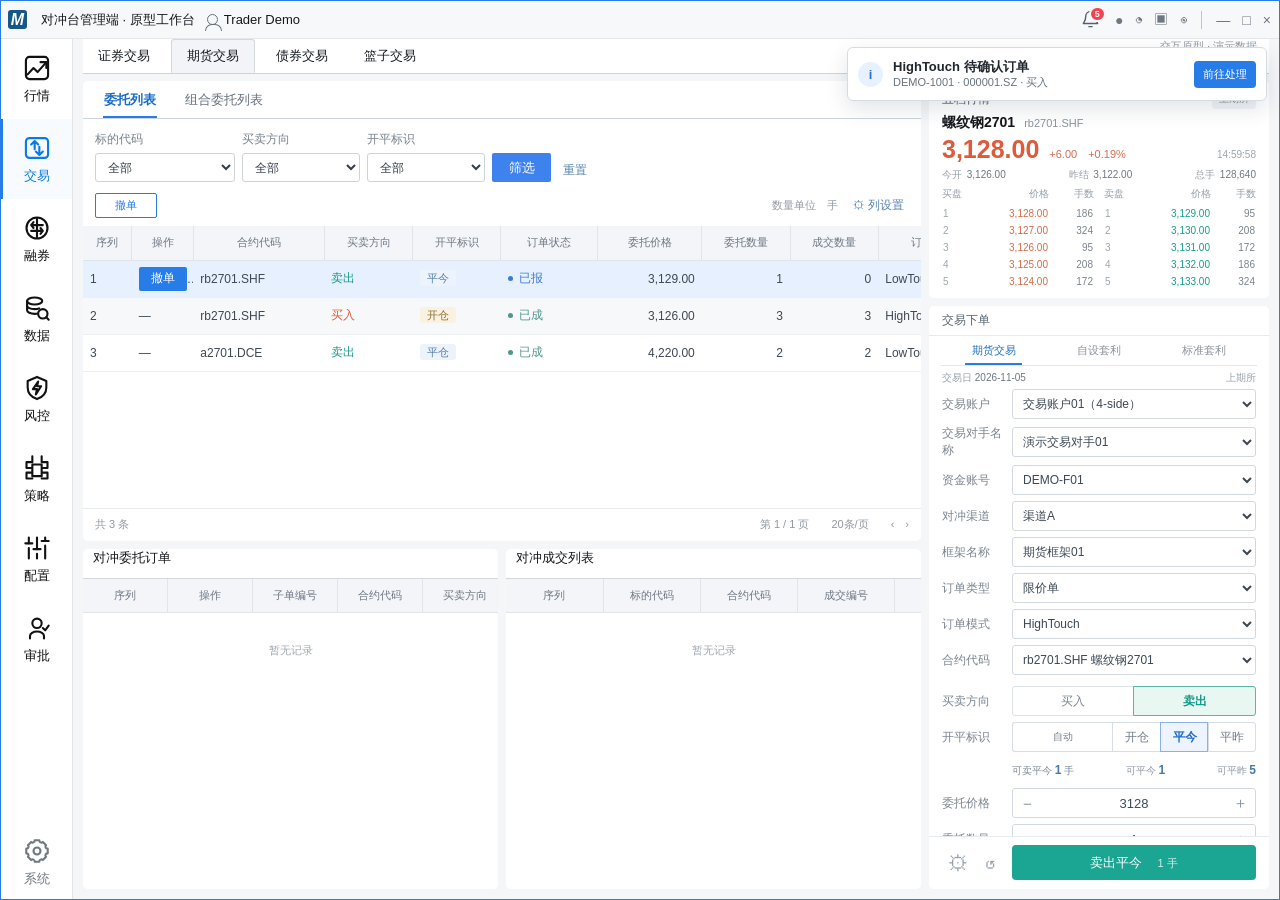
<file: index.html>
<!doctype html>
<html lang="zh-CN">
  <head>
    <meta charset="UTF-8" />
    <meta name="viewport" content="width=device-width, initial-scale=1.0" />
    <meta name="description" content="Trader 端桌面交易工作台高保真原型" />
    <title>Trader Workspace Prototype</title>
    <link rel="stylesheet" href="message-center.css">
    <link rel="stylesheet" href="styles.css" />
  <link rel="stylesheet" href="ticket-settings.css">
  <link rel="stylesheet" href="futures.css">
</head>
  <body>
    <svg class="svg-defs" aria-hidden="true">
      <symbol id="i-market" viewBox="0 0 24 24"><path d="M4 17.5 9 12l3.5 3.5L20 7"/><path d="M15 7h5v5"/><rect x="2.5" y="2.5" width="19" height="19" rx="3"/></symbol>
      <symbol id="i-trade" viewBox="0 0 24 24"><rect x="2.5" y="3.5" width="19" height="17" rx="3"/><path d="m7 9 3-3 3 3M10 6v7m7 2-3 3-3-3m3 3v-7"/></symbol>
      <symbol id="i-lend" viewBox="0 0 24 24"><circle cx="12" cy="12" r="9"/><path d="M7 9.5h10M7 14.5h10M9 7l-2 2.5L9 12m6 0 2 2.5L15 17"/><path d="M12 4v16"/></symbol>
      <symbol id="i-data" viewBox="0 0 24 24"><ellipse cx="10" cy="6" rx="6.5" ry="3"/><path d="M3.5 6v8c0 1.7 2.9 3 6.5 3 1 0 2-.1 2.8-.3M3.5 10c0 1.7 2.9 3 6.5 3 1.4 0 2.8-.2 3.8-.7"/><circle cx="17" cy="17" r="4"/><path d="m20 20 2 2"/></symbol>
      <symbol id="i-risk" viewBox="0 0 24 24"><path d="M12 2.5 20 6v5.5c0 5.1-3.4 8.3-8 10-4.6-1.7-8-4.9-8-10V6l8-3.5Z"/><path d="M13 6.5 8.5 13H12l-1 4.5 4.5-7H12l1-4Z"/></symbol>
      <symbol id="i-strategy" viewBox="0 0 24 24"><path d="M8 2v5H3v5h5v4H3v5h5M16 2v5h5v5h-5v4h5v5h-5M8 9h8v10H8z"/></symbol>
      <symbol id="i-config" viewBox="0 0 24 24"><path d="M5 3v5m0 4v9M12 3v10m0 4v4M19 3v3m0 4v11"/><path d="M2 8h6M9 13h6M16 6h6"/></symbol>
      <symbol id="i-approve" viewBox="0 0 24 24"><path d="M6 21v-2.2c0-2.1 2.7-3.8 6-3.8s6 1.7 6 3.8V21"/><circle cx="12" cy="8" r="4"/><path d="m17 12 2 2 3-4"/></symbol>
      <symbol id="i-settings" viewBox="0 0 24 24"><circle cx="12" cy="12" r="3"/><path d="M19.4 15a1.7 1.7 0 0 0 .3 1.9l.1.1-2.8 2.8-.1-.1a1.7 1.7 0 0 0-1.9-.3 1.7 1.7 0 0 0-1 1.6v.2h-4V21a1.7 1.7 0 0 0-1-1.6 1.7 1.7 0 0 0-1.9.3l-.1.1L4.2 17l.1-.1a1.7 1.7 0 0 0 .3-1.9A1.7 1.7 0 0 0 3 14H2.8v-4H3a1.7 1.7 0 0 0 1.6-1 1.7 1.7 0 0 0-.3-1.9L4.2 7 7 4.2l.1.1a1.7 1.7 0 0 0 1.9.3A1.7 1.7 0 0 0 10 3V2.8h4V3a1.7 1.7 0 0 0 1 1.6 1.7 1.7 0 0 0 1.9-.3l.1-.1L19.8 7l-.1.1a1.7 1.7 0 0 0-.3 1.9 1.7 1.7 0 0 0 1.6 1h.2v4H21a1.7 1.7 0 0 0-1.6 1Z"/></symbol>
      <symbol id="i-bell" viewBox="0 0 24 24"><path d="M18 8a6 6 0 0 0-12 0c0 7-3 7-3 9h18c0-2-3-2-3-9"/><path d="M10 21h4"/></symbol>
    </svg>

    <div class="app-shell">
      <header class="titlebar">
        <div class="brand-mark">M</div>
        <div class="product-title">对冲台管理端 · 原型工作台</div>
        <div class="user-chip"><span class="user-dot"></span> Trader Demo</div>
        <div class="notification-center">
          <button id="notificationBell" class="notification-bell" type="button" aria-label="消息通知" aria-expanded="false">
            <svg><use href="#i-bell"></use></svg>
            <span id="notificationBadge" class="notification-badge"></span>
          </button>
          <div id="notificationLayer"></div>
        </div>
        <div class="window-tools" aria-label="窗口状态"><span>●</span><span>◔</span><span>▣</span><span>◉</span><b></b><span>—</span><span>□</span><span>×</span></div>
      </header>

      <aside class="sidebar" aria-label="主导航">
        <nav id="mainNav"></nav>
        <button class="nav-item system-button" data-view="system" type="button">
          <svg><use href="#i-settings"></use></svg><span>系统</span>
        </button>
      </aside>

      <main id="workspace" class="workspace" tabindex="-1"></main>
      <aside id="pendingTaskReminder" class="pending-task-reminder" aria-live="polite"></aside>
      <div id="toast" class="toast" role="status" aria-live="polite"></div>
    </div>
    <script src="notification-channels.js"></script>
    <script src="message-center.js"></script>
    <script src="ticket-settings.js"></script>
    <script src="algorithm-order.js"></script>
    <script src="app.js"></script>
    <script src="futures-order-plan.js"></script>
    <script src="futures.js"></script>
  </body>
</html>
</file>
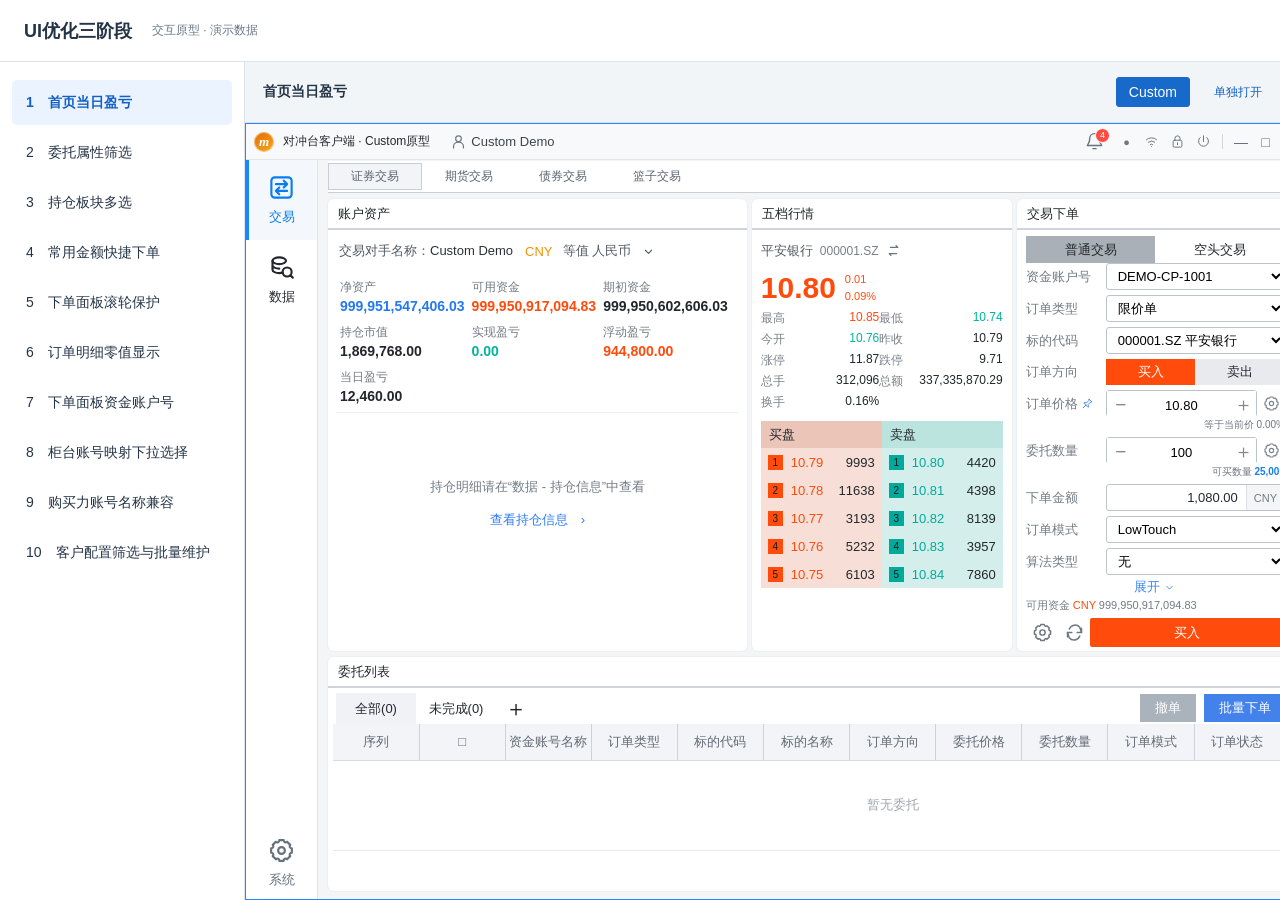
<file: ui-stage-three/index.html>
<!doctype html>
<html lang="zh-CN">
<head>
<meta charset="utf-8">
<meta name="viewport" content="width=device-width, initial-scale=1">
<title>UI优化三阶段原型</title>
<style>
*{box-sizing:border-box}body{margin:0;font:14px "Microsoft YaHei",Arial,sans-serif;color:#243447;background:#f2f5f8}header{height:62px;display:flex;align-items:center;gap:20px;padding:0 24px;background:#fff;border-bottom:1px solid #dce2e9}h1{font-size:18px;margin:0}header span{font-size:12px;color:#6a788a}.layout{display:grid;grid-template-columns:245px minmax(0,1fr);height:calc(100dvh - 62px)}aside{padding:18px 12px;background:#fff;border-right:1px solid #dce2e9;overflow:auto}.feature{display:block;text-align:left;width:100%;border:0;background:transparent;border-radius:5px;padding:12px 14px;margin-bottom:5px;color:inherit;font:inherit;cursor:pointer;line-height:1.5}.feature.active{background:#eaf3ff;color:#1260c4;font-weight:600}.feature:hover{background:#f0f5fa}main{min-width:0;display:flex;flex-direction:column}.toolbar{min-height:61px;padding:10px 18px;display:flex;align-items:center;gap:12px;border-bottom:1px solid #dce2e9}h2{font-size:14px;margin:0;flex:1}.clients{display:flex;gap:4px}button.client{font:inherit;cursor:pointer;border:1px solid #ccd5df;background:white;padding:6px 12px;border-radius:3px}.client.active{background:#1769ca;border-color:#1769ca;color:white}a{color:#1260c4;text-decoration:none;font-size:12px}iframe{display:block;width:100%;flex:1;border:0;background:white}#loadStatus{font-size:12px;color:#63768b}@media(max-width:800px){header{padding:0 12px;gap:8px}header span{display:none}.layout{grid-template-columns:176px minmax(0,1fr)}aside{padding:10px 5px}.feature{padding:9px 8px;font-size:12px}.toolbar{flex-wrap:wrap}h2{min-width:100%}.client{font-size:12px!important}}
</style>
</head>
<body>
<header><h1>UI优化三阶段</h1><span>交互原型 · 演示数据</span></header>
<div class="layout">
<aside aria-label="功能点"><nav id="features"></nav></aside>
<main>
 <div class="toolbar"><h2 id="title"></h2><div id="clients" class="clients" aria-label="适用端"></div><span id="loadStatus" role="status"></span><a id="openPage" target="_blank" rel="noopener">单独打开</a></div>
 <iframe id="prototype" title="UI优化交互原型"></iframe>
</main>
</div>
<script src="hub.js?v=20261118-data-layout"></script>
</body>
</html>
</file>
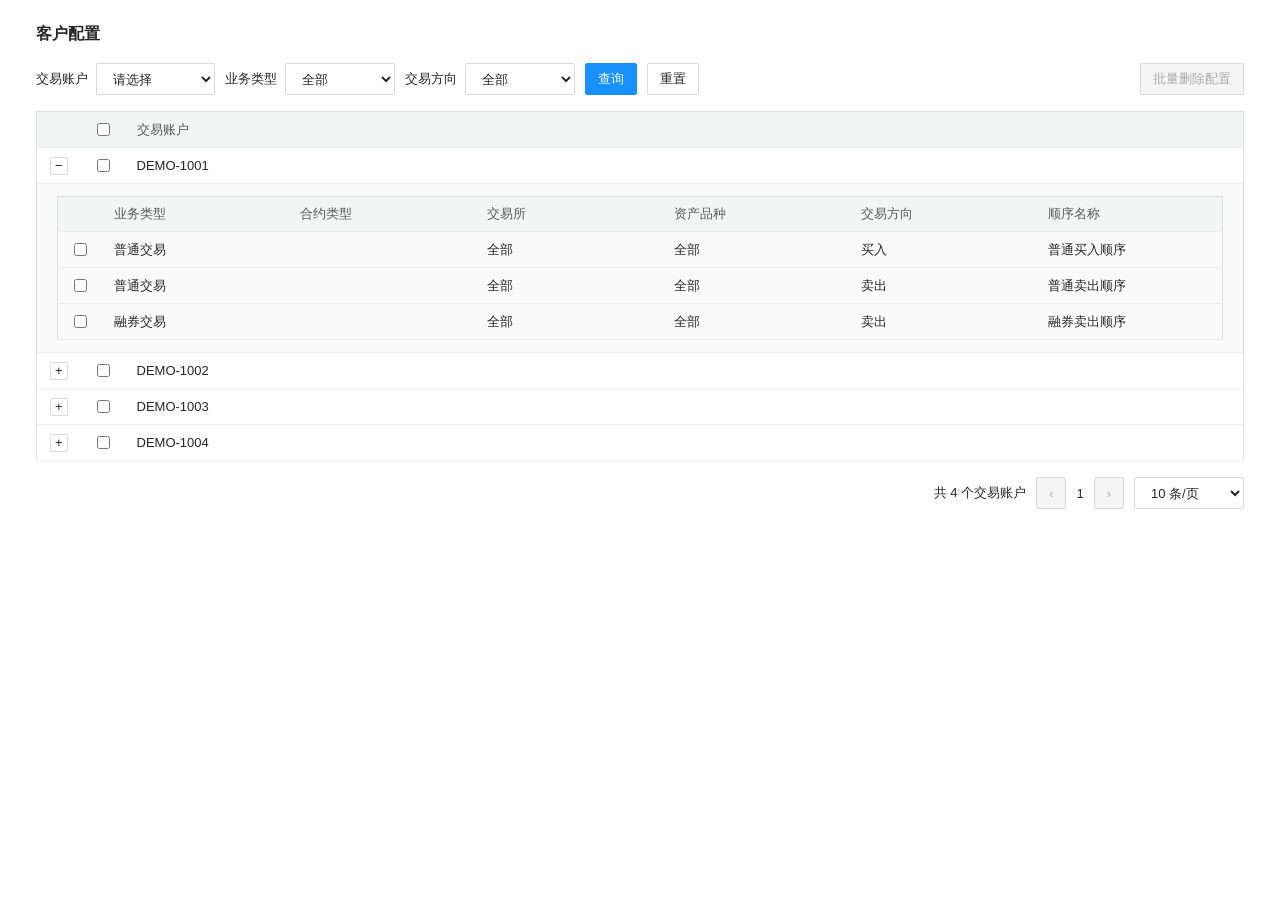
<file: ui-stage-three/bct/index.html>
<!doctype html>
<html lang="zh-CN">
<head>
<meta charset="utf-8">
<meta name="viewport" content="width=device-width, initial-scale=1">
<title>报单排序配置 · 客户配置</title>
<style>
*{box-sizing:border-box}body{margin:0;padding:24px 36px;font:13px "Microsoft YaHei",sans-serif;color:#262626;background:#fff}
h1{font-size:16px;margin:0 0 18px}button,select{height:32px;padding:0 12px;background:white;border:1px solid #d9d9d9;border-radius:2px;color:inherit;font:inherit}
button{cursor:pointer}button:disabled{color:#aaa;background:#f5f5f5;cursor:default}.primary{background:#1890ff;border-color:#1890ff;color:#fff}
form{display:flex;align-items:center;gap:10px;margin-bottom:16px;flex-wrap:wrap}form label{display:flex;align-items:center;gap:8px}select{min-width:110px}.spacer{flex:1}
table{border-collapse:collapse;width:100%;border:1px solid #ddd;table-layout:fixed}th,td{padding:8px 12px;border-bottom:1px solid #eee;text-align:left;height:34px}th{background:#f3f4f4;font-weight:400;color:#595959}
.toggle{height:18px;width:18px;padding:0;line-height:16px}.check{width:44px;text-align:center}.expand{width:44px;text-align:center}
.detail-cell{background:#fafafa;padding:12px 20px}.empty{text-align:center;color:#777;height:92px}.pagination{display:flex;justify-content:flex-end;align-items:center;gap:10px;margin-top:16px}
dialog{border:1px solid #ddd;border-radius:5px;width:370px;padding:22px}dialog::backdrop{background:#0004}dialog footer{display:flex;justify-content:flex-end;gap:10px;margin-top:24px}
</style>
</head>
<body>
<main>
<h1>客户配置</h1>
<form id="filters">
  <label>交易账户 <select id="account"><option value="">请选择</option></select></label>
  <label>业务类型 <select id="business"><option value="">全部</option><option>普通交易</option><option>融券交易</option></select></label>
  <label>交易方向 <select id="direction"><option value="">全部</option><option>买入</option><option>卖出</option></select></label>
  <button class="primary" type="submit">查询</button><button type="button" id="resetFilters">重置</button>
  <span class="spacer"></span><button type="button" id="remove" disabled>批量删除配置</button>
</form>
<section id="results" aria-label="客户配置查询结果"></section>
<div class="pagination"><span id="count" aria-live="polite"></span><button id="prev" type="button" aria-label="上一页">‹</button><span id="pageNumber"></span><button id="next" type="button" aria-label="下一页">›</button><select id="pageSize" aria-label="每页交易账户数"><option value="10">10 条/页</option><option value="20">20 条/页</option></select></div>
</main>
<dialog id="confirm" aria-labelledby="confirmTitle">
  <h2 id="confirmTitle">批量删除配置</h2><p id="prompt"></p>
  <form method="dialog"><span class="spacer"></span><button value="cancel">取消</button><button class="primary" value="delete">确认删除</button></form>
</dialog>
<script src="customer-config.js"></script>
</body>
</html>
</file>
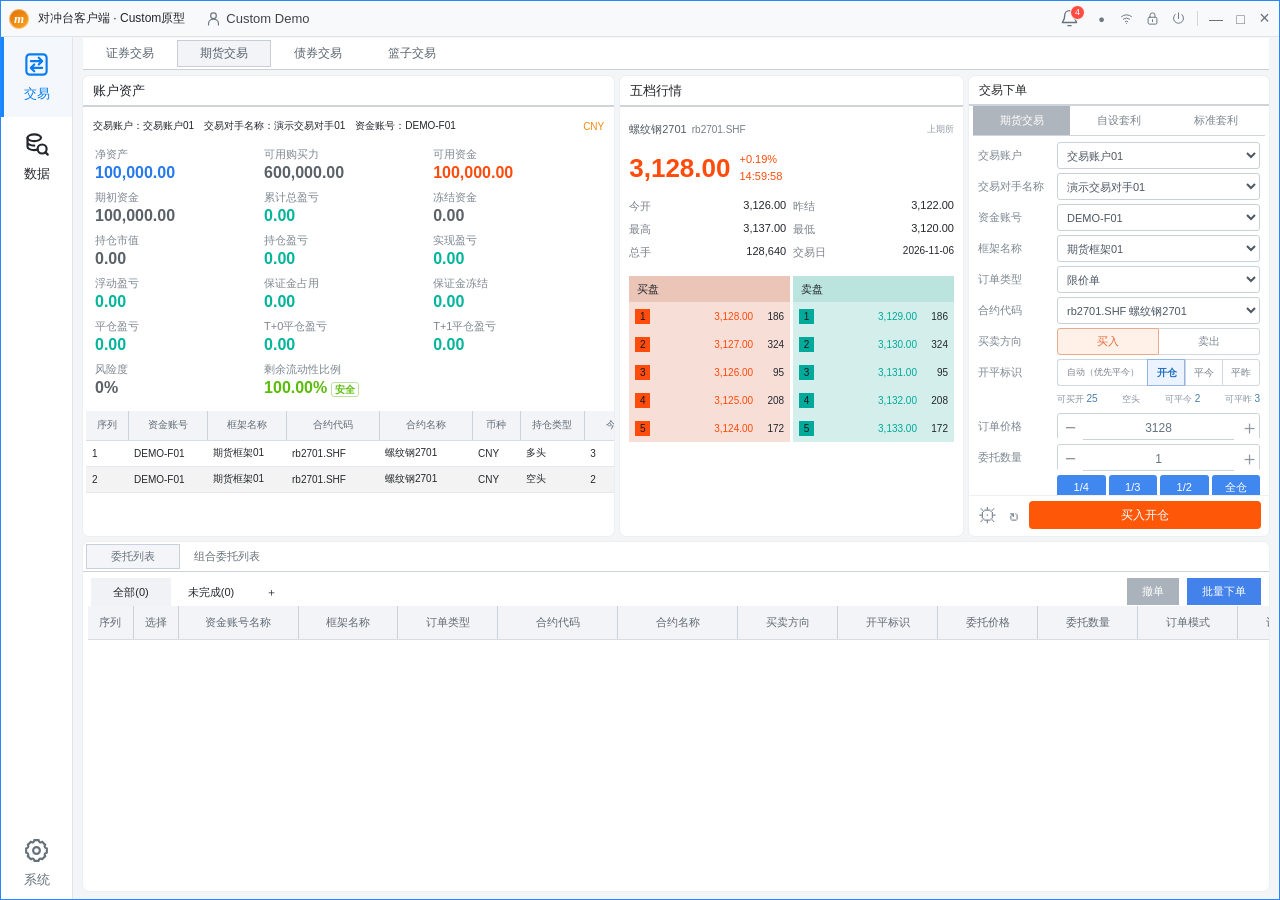
<file: ui-stage-three/custom/index.html>
<!doctype html>
<html lang="zh-CN">
<head>
  <meta charset="utf-8">
  <meta name="viewport" content="width=device-width, initial-scale=1">
  <meta name="description" content="Custom端下单面板高保真交互原型">
  <title>Custom Client Prototype</title>
  <link rel="stylesheet" href="message-center.css">
    <link rel="stylesheet" href="styles.css?v=20261118-data-layout">
<link rel="stylesheet" href="ticket-settings.css">
  <link rel="stylesheet" href="custom-futures.css">
  <link rel="stylesheet" href="../holdings-boards.css?v=20261118-board-menu">
</head>
<body>
  <svg class="icon-sprite" aria-hidden="true">
    <symbol id="i-trade" viewBox="0 0 24 24"><rect x="3" y="3" width="18" height="18" rx="3"/><path d="M7 9h10M14 6l3 3-3 3M17 15H7M10 12l-3 3 3 3"/></symbol>
    <symbol id="i-data" viewBox="0 0 24 24"><ellipse cx="10" cy="6" rx="6" ry="3"/><path d="M4 6v8c0 1.7 2.7 3 6 3 1.1 0 2.2-.2 3-.5M4 10c0 1.7 2.7 3 6 3"/><circle cx="17" cy="16" r="4"/><path d="m20 19 2 2"/></symbol>
    <symbol id="i-settings" viewBox="0 0 24 24"><circle cx="12" cy="12" r="3"/><path d="M19.4 15a1.7 1.7 0 0 0 .3 1.9l.1.1-2.8 2.8-.1-.1a1.7 1.7 0 0 0-1.9-.3 1.7 1.7 0 0 0-1 1.6v.2h-4V21a1.7 1.7 0 0 0-1-1.6 1.7 1.7 0 0 0-1.9.3l-.1.1L4.2 17l.1-.1a1.7 1.7 0 0 0 .3-1.9A1.7 1.7 0 0 0 3 14H2.8v-4H3a1.7 1.7 0 0 0 1.6-1 1.7 1.7 0 0 0-.3-1.9L4.2 7 7 4.2l.1.1a1.7 1.7 0 0 0 1.9.3A1.7 1.7 0 0 0 10 3V2.8h4V3a1.7 1.7 0 0 0 1 1.6 1.7 1.7 0 0 0 1.9-.3l.1-.1L19.8 7l-.1.1a1.7 1.7 0 0 0-.3 1.9 1.7 1.7 0 0 0 1.6 1h.2v4H21a1.7 1.7 0 0 0-1.6 1Z"/></symbol>
    <symbol id="i-user" viewBox="0 0 24 24"><circle cx="12" cy="8" r="4"/><path d="M5 21v-2c0-3.3 3.1-6 7-6s7 2.7 7 6v2"/></symbol>
    <symbol id="i-wifi" viewBox="0 0 24 24"><path d="M4 9a12 12 0 0 1 16 0M7 13a8 8 0 0 1 10 0M10 17a3 3 0 0 1 4 0"/><circle cx="12" cy="20" r=".8" fill="currentColor" stroke="none"/></symbol>
    <symbol id="i-lock" viewBox="0 0 24 24"><rect x="5" y="10" width="14" height="11" rx="2"/><path d="M8 10V7a4 4 0 0 1 8 0v3M12 14v3"/></symbol>
    <symbol id="i-power" viewBox="0 0 24 24"><path d="M12 3v9M6.6 5.6a8 8 0 1 0 10.8 0"/></symbol>
    <symbol id="i-chevron" viewBox="0 0 24 24"><path d="m7 10 5 5 5-5"/></symbol>
    <symbol id="i-swap" viewBox="0 0 24 24"><path d="M7 7h12l-3-3M17 17H5l3 3"/></symbol>
    <symbol id="i-pin" viewBox="0 0 24 24"><path d="m15 4 5 5-3 1-4 4 1 4-1 1-8-8 1-1 4 1 4-4Z"/><path d="m9 15-5 5"/></symbol>
    <symbol id="i-refresh" viewBox="0 0 24 24"><path d="M20 7v5h-5M4 17v-5h5"/><path d="M6.1 8A7 7 0 0 1 18 6l2 6M18 16a7 7 0 0 1-12 2l-2-6"/></symbol>
    <symbol id="i-bell" viewBox="0 0 24 24"><path d="M18 8a6 6 0 0 0-12 0c0 7-3 7-3 9h18c0-2-3-2-3-9"/><path d="M10 21h4"/></symbol>
    <symbol id="i-check" viewBox="0 0 24 24"><path d="m5 12 4 4L19 6"/></symbol>
  </svg>

  <div class="desktop-shell">
    <header class="titlebar">
      <div class="brand-logo">m</div>
      <div class="product-name">对冲台客户端 · Custom原型</div>
      <button class="user-label" id="loginPreviewButton" type="button" title="邮箱登录与自选同步"><svg><use href="#i-user"></use></svg><span>Custom Demo</span></button>
      <div class="notification-center">
        <button id="notificationBell" class="notification-bell" type="button" aria-label="消息通知" aria-expanded="false">
          <svg><use href="#i-bell"></use></svg><span id="notificationBadge" class="notification-badge">3</span>
        </button>
        <section id="notificationPopover" class="notification-popover" hidden aria-label="消息中心">
          <header class="notification-head">
            <div id="notificationListHeader"><div><strong>消息通知</strong><span id="notificationUnreadText">3 条未读</span></div></div>
            <div id="notificationDetailHeader" hidden><button id="backToNotificationList" type="button">‹ 返回列表</button><strong>消息详情</strong><span id="notificationDetailDate"></span></div>
            <button id="markAllNotificationsRead" type="button">全部已读</button>
          </header>
          <nav id="notificationTabs" class="notification-tabs" aria-label="消息分类"></nav>
          <nav id="notificationSubFilters" class="notification-subfilters" aria-label="消息二级筛选"></nav>
          <div class="notification-body">
            <div id="notificationList" class="notification-list"></div>
            <footer id="notificationFooter" class="notification-footer"><button id="openFullNotifications" type="button">全部消息 ›</button></footer>
            <article id="notificationDetail" class="notification-detail"></article>
          </div>
        </section>
      </div>
      <div class="titlebar-tools" aria-label="系统状态">
        <span class="shirt">●</span>
        <svg><use href="#i-wifi"></use></svg>
        <svg><use href="#i-lock"></use></svg>
        <svg><use href="#i-power"></use></svg>
        <i></i><span>—</span><span>□</span><span class="close">×</span>
      </div>
    </header>

    <aside class="sidebar">
      <button type="button" data-view="login" class="nav-item" hidden>账户</button>
      <nav>
        <button class="nav-item active" data-view="trade" type="button">
          <svg><use href="#i-trade"></use></svg><span>交易</span>
        </button>
        <button class="nav-item" data-view="data" type="button">
          <svg><use href="#i-data"></use></svg><span>数据</span>
        </button>
      </nav>
      <button class="nav-item system" data-view="system" type="button">
        <svg><use href="#i-settings"></use></svg><span>系统</span>
      </button>
    </aside>

    <main class="workspace">
      <section class="top-grid">
        <article class="panel asset-panel">
          <header class="panel-title">账户资产</header>
          <div class="account-line">
            <span>交易对手名称：<b>Custom Demo</b></span>
            <span class="currency">CNY</span>
            <span>等值 人民币</span>
            <svg><use href="#i-chevron"></use></svg>
          </div>
          <div class="asset-metrics">
            <div><span>净资产</span><strong class="blue">999,951,547,406.03</strong></div>
            <div><span>可用资金</span><strong class="orange">999,950,917,094.83</strong></div>
            <div><span>期初资金</span><strong>999,950,602,606.03</strong></div>
            <div><span>持仓市值</span><strong>1,869,768.00</strong></div>
            <div><span>实现盈亏</span><strong class="green">0.00</strong></div>
            <div><span>浮动盈亏</span><strong class="orange">944,800.00</strong></div>
            <div><span>当日盈亏</span><strong>12,460.00</strong></div>
          </div>
          <div class="asset-holdings-note"><span>持仓明细请在“数据 - 持仓信息”中查看</span><button type="button" data-open-holdings>查看持仓信息　›</button></div>
        </article>

        <article class="panel quote-panel">
          <header class="panel-title">五档行情</header>
          <div class="quote-symbol"><span>平安银行</span><b>000001.SZ</b><svg><use href="#i-swap"></use></svg></div>
          <div class="quote-main"><strong>10.80</strong><span>0.01<br>0.09%</span></div>
          <div class="quote-stats">
            <span>最高</span><b class="orange">10.85</b><span>最低</span><b class="green">10.74</b>
            <span>今开</span><b class="green">10.76</b><span>昨收</span><b>10.79</b>
            <span>涨停</span><b>11.87</b><span>跌停</span><b>9.71</b>
            <span>总手</span><b>312,096</b><span>总额</span><b>337,335,870.29</b>
            <span>换手</span><b>0.16%</b>
          </div>
          <div class="order-book">
            <div class="book-side bid"><header>买盘</header>
              <p><em>1</em><b>10.79</b><span>9993</span></p><p><em>2</em><b>10.78</b><span>11638</span></p><p><em>3</em><b>10.77</b><span>3193</span></p><p><em>4</em><b>10.76</b><span>5232</span></p><p><em>5</em><b>10.75</b><span>6103</span></p>
            </div>
            <div class="book-side ask"><header>卖盘</header>
              <p><em>1</em><b>10.80</b><span>4420</span></p><p><em>2</em><b>10.81</b><span>4398</span></p><p><em>3</em><b>10.82</b><span>8139</span></p><p><em>4</em><b>10.83</b><span>3957</span></p><p><em>5</em><b>10.84</b><span>7860</span></p>
            </div>
          </div>
        </article>

        <article class="panel order-panel">
          <header class="panel-title">交易下单</header>
          <div class="order-tabs"><button class="active" type="button">普通交易</button><button type="button">空头交易</button></div>
          <div class="form-grid">
            <label>资金账户号</label><select aria-label="资金账户号"><option value="DEMO-ORG-1001">DEMO-CP-1001</option><option value="DEMO-ORG-1002">DEMO-CP-1002</option></select>
            <label>订单类型</label><select><option>限价单</option><option>市价单</option></select>
            <label>标的代码</label><select><option>000001.SZ 平安银行</option><option>000002.SZ 万科A</option></select>
            <label>订单方向</label><div class="direction-switch"><button class="active" data-direction="buy" type="button">买入</button><button data-direction="sell" type="button">卖出</button></div>
            <label>订单价格 <svg><use href="#i-pin"></use></svg></label><div class="stepper"><button data-step="price" data-delta="-0.01" type="button">−</button><input id="priceInput" value="10.80"><button data-step="price" data-delta="0.01" type="button">＋</button><button class="field-settings" type="button" aria-label="价格设置"><svg><use href="#i-settings"></use></svg></button></div>
            <div></div><div class="limit-hint">等于当前价 0.00%</div>
            <label>委托数量</label><div class="stepper"><button data-step="quantity" data-delta="-100" type="button">−</button><input id="quantityInput" value="100"><button data-step="quantity" data-delta="100" type="button">＋</button><button id="quantitySettingsButton" class="field-settings" type="button" aria-label="快捷委托数量" aria-expanded="false"><svg><use href="#i-settings"></use></svg></button><section id="quantityModeMenu" class="quick-order-menu" aria-label="快捷委托数量" hidden><header>快捷委托数量</header><div class="quick-order-group"><span>预设比例</span><div class="quick-order-values ratio-values"><button data-ratio=".25" type="button">1/4</button><button data-ratio=".3333" type="button">1/3</button><button data-ratio=".5" type="button">1/2</button><button data-ratio="1" type="button">全仓</button></div></div><div class="quick-order-group"><span>常用数量</span><div id="commonQuantityMenuValues" class="quick-order-values"></div></div><div class="quick-order-group"><span>常用金额</span><div id="commonAmountMenuValues" class="quick-order-values"></div></div></section></div>
            <div></div><div class="available-hint">可买数量 <b>25,000</b></div>
            <label>下单金额</label><div class="amount-field"><output id="amountValue">1,080.00</output><span>CNY</span></div>
            <label>订单模式</label><select><option>LowTouch</option><option>HighTouch</option></select>
            <label for="customAlgorithm">算法类型</label><select id="customAlgorithm"><option>无</option><option>TWAP</option></select>
          </div>
          <button id="expandOrder" class="expand-button" type="button">展开 <svg><use href="#i-chevron"></use></svg></button>
          <div id="orderExtra" class="order-extra" hidden><span>订单备注</span><input placeholder="选填"></div>
          <div class="estimate"><span>可用资金 <i>CNY</i> 999,950,917,094.83</span></div>
          <div class="order-actions"><button id="customSettingsButton" class="icon-action" type="button" aria-label="自定义设置" aria-expanded="false"><svg><use href="#i-settings"></use></svg></button><button class="icon-action" type="button"><svg><use href="#i-refresh"></use></svg></button><button id="submitOrder" class="submit-order" type="button">买入</button></div>
        </article>
      </section>

      <section class="panel order-list-panel">
        <header class="panel-title">委托列表</header>
        <div class="list-toolbar">
          <div class="list-tabs"><button class="active" type="button">全部(<span id="allCount">0</span>)</button><button type="button">未完成(<span id="pendingCount">0</span>)</button><button class="add-tab" type="button">＋</button></div>
          <div class="list-actions"><button disabled type="button">撤单</button><button class="primary" id="batchOrder" type="button">批量下单</button></div>
        </div>
        <div class="orders-wrap">
          <table class="data-table orders-table">
            <thead><tr><th>序列</th><th>□</th><th>资金账号名称</th><th>订单类型</th><th>标的代码</th><th>标的名称</th><th>订单方向</th><th>委托价格</th><th>委托数量</th><th>订单模式</th><th>订单状态</th><th>成交均价</th><th>成交数量</th></tr></thead>
            <tbody id="orderRows"><tr class="empty-row"><td colspan="13">暂无委托</td></tr></tbody>
          </table>
        </div>
      </section>
      <iframe title="邮箱登录与自选同步" id="loginPreview" class="login-preview" hidden></iframe>
      <section id="dataWorkspace" class="data-workspace" hidden aria-label="数据持仓信息"></section>
    </main>
    <section id="customSettingsDialog" class="custom-settings-dialog" role="dialog" aria-labelledby="customSettingsTitle" hidden>
      <header><strong id="customSettingsTitle">自定义设置</strong><button id="closeCustomSettings" type="button" aria-label="关闭">×</button></header>
      <nav id="customSettingsTabs" class="custom-settings-tabs" aria-label="自定义设置分类"><button class="active" data-settings-tab="retained" type="button">保留字段</button><button data-settings-tab="common" type="button">常用数字</button><button data-settings-tab="protection" type="button">操作保护</button></nav>
      <div class="custom-settings-body">
        <fieldset class="retained-settings" data-settings-panel="retained">
          <legend>订单下达后下单面板保留的要素</legend>
          <div>
            <label><input type="checkbox" checked>对冲渠道</label>
            <label><input type="checkbox" checked>订单类型</label>
            <label><input type="checkbox" checked>标的代码</label>
            <label><input type="checkbox" checked>委托价格</label>
            <label><input type="checkbox" checked>委托数量</label>
            <label><input type="checkbox" checked>订单模式</label>
            <label><input type="checkbox" checked>订单方向</label>
            <label><input type="checkbox" checked>备注</label>
          </div>
        </fieldset>
        <section class="common-number-settings" data-settings-panel="common" hidden>
          <div><header>常用数量</header><div id="quickQuantityInputs" class="quick-number-inputs"></div></div>
          <div><header>常用金额</header><div id="quickAmountInputs" class="quick-number-inputs amount-inputs"></div></div>
        </section>
        <fieldset class="wheel-settings" data-settings-panel="protection" hidden>
          <legend>允许鼠标滚轮调整</legend>
          <label><span>委托价格</span><input id="allowPriceWheel" type="checkbox"></label>
          <label><span>委托数量</span><input id="allowQuantityWheel" type="checkbox"></label>
        </fieldset>
      </div>
      <footer><button id="cancelCustomSettings" type="button">取消</button><button id="saveCustomSettings" class="primary" type="button">保存</button></footer>
    </section>
    <div id="toast" class="toast" role="status"></div>
  </div>
  <script src="notification-channels.js"></script>
    <script src="message-center.js"></script>
    <script src="ticket-settings.js"></script>
    <script src="algorithm-order.js"></script>
    <script src="../holdings-boards.js?v=20261118-board-menu"></script>
    <script src="app.js?v=20261118-board-menu"></script>
    <script src="custom-futures.js"></script>
<script src="../feature-route.js"></script>
</body>
</html>
</file>
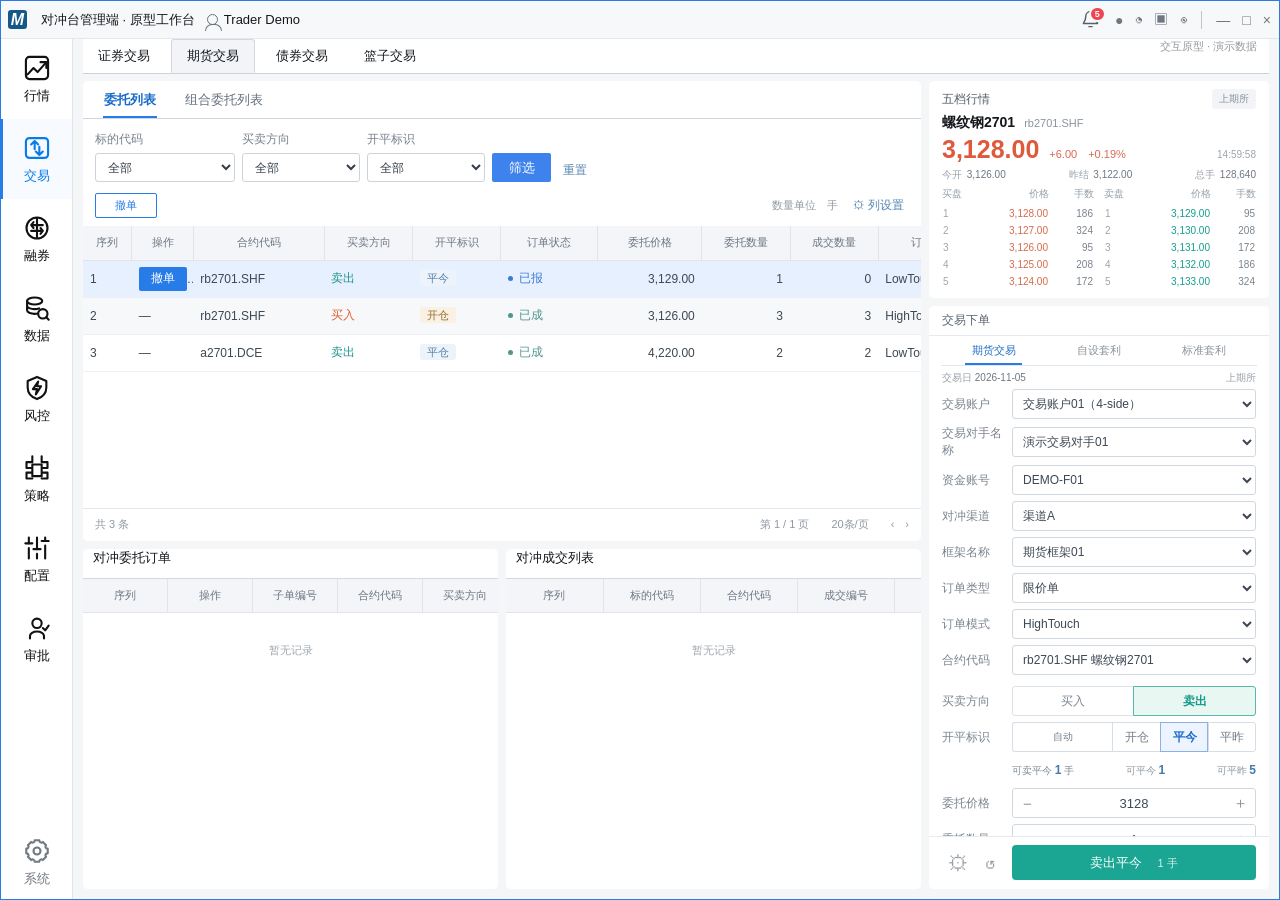
<file: ui-stage-three/trader/index.html>
<!doctype html>
<html lang="zh-CN">
  <head>
    <meta charset="UTF-8" />
    <meta name="viewport" content="width=device-width, initial-scale=1.0" />
    <meta name="description" content="Trader 端桌面交易工作台高保真原型" />
    <title>Trader Workspace Prototype</title>
    <link rel="stylesheet" href="message-center.css">
    <link rel="stylesheet" href="styles.css" />
  <link rel="stylesheet" href="ticket-settings.css">
  <link rel="stylesheet" href="futures.css">
  <link rel="stylesheet" href="../holdings-boards.css?v=20261118-board-menu">
<link rel="stylesheet" href="counter-mapping-dialog.css">
</head>
  <body>
    <svg class="svg-defs" aria-hidden="true">
      <symbol id="i-market" viewBox="0 0 24 24"><path d="M4 17.5 9 12l3.5 3.5L20 7"/><path d="M15 7h5v5"/><rect x="2.5" y="2.5" width="19" height="19" rx="3"/></symbol>
      <symbol id="i-trade" viewBox="0 0 24 24"><rect x="2.5" y="3.5" width="19" height="17" rx="3"/><path d="m7 9 3-3 3 3M10 6v7m7 2-3 3-3-3m3 3v-7"/></symbol>
      <symbol id="i-lend" viewBox="0 0 24 24"><circle cx="12" cy="12" r="9"/><path d="M7 9.5h10M7 14.5h10M9 7l-2 2.5L9 12m6 0 2 2.5L15 17"/><path d="M12 4v16"/></symbol>
      <symbol id="i-data" viewBox="0 0 24 24"><ellipse cx="10" cy="6" rx="6.5" ry="3"/><path d="M3.5 6v8c0 1.7 2.9 3 6.5 3 1 0 2-.1 2.8-.3M3.5 10c0 1.7 2.9 3 6.5 3 1.4 0 2.8-.2 3.8-.7"/><circle cx="17" cy="17" r="4"/><path d="m20 20 2 2"/></symbol>
      <symbol id="i-risk" viewBox="0 0 24 24"><path d="M12 2.5 20 6v5.5c0 5.1-3.4 8.3-8 10-4.6-1.7-8-4.9-8-10V6l8-3.5Z"/><path d="M13 6.5 8.5 13H12l-1 4.5 4.5-7H12l1-4Z"/></symbol>
      <symbol id="i-strategy" viewBox="0 0 24 24"><path d="M8 2v5H3v5h5v4H3v5h5M16 2v5h5v5h-5v4h5v5h-5M8 9h8v10H8z"/></symbol>
      <symbol id="i-config" viewBox="0 0 24 24"><path d="M5 3v5m0 4v9M12 3v10m0 4v4M19 3v3m0 4v11"/><path d="M2 8h6M9 13h6M16 6h6"/></symbol>
      <symbol id="i-approve" viewBox="0 0 24 24"><path d="M6 21v-2.2c0-2.1 2.7-3.8 6-3.8s6 1.7 6 3.8V21"/><circle cx="12" cy="8" r="4"/><path d="m17 12 2 2 3-4"/></symbol>
      <symbol id="i-settings" viewBox="0 0 24 24"><circle cx="12" cy="12" r="3"/><path d="M19.4 15a1.7 1.7 0 0 0 .3 1.9l.1.1-2.8 2.8-.1-.1a1.7 1.7 0 0 0-1.9-.3 1.7 1.7 0 0 0-1 1.6v.2h-4V21a1.7 1.7 0 0 0-1-1.6 1.7 1.7 0 0 0-1.9.3l-.1.1L4.2 17l.1-.1a1.7 1.7 0 0 0 .3-1.9A1.7 1.7 0 0 0 3 14H2.8v-4H3a1.7 1.7 0 0 0 1.6-1 1.7 1.7 0 0 0-.3-1.9L4.2 7 7 4.2l.1.1a1.7 1.7 0 0 0 1.9.3A1.7 1.7 0 0 0 10 3V2.8h4V3a1.7 1.7 0 0 0 1 1.6 1.7 1.7 0 0 0 1.9-.3l.1-.1L19.8 7l-.1.1a1.7 1.7 0 0 0-.3 1.9 1.7 1.7 0 0 0 1.6 1h.2v4H21a1.7 1.7 0 0 0-1.6 1Z"/></symbol>
      <symbol id="i-bell" viewBox="0 0 24 24"><path d="M18 8a6 6 0 0 0-12 0c0 7-3 7-3 9h18c0-2-3-2-3-9"/><path d="M10 21h4"/></symbol>
    </svg>

    <div class="app-shell">
      <header class="titlebar">
        <div class="brand-mark">M</div>
        <div class="product-title">对冲台管理端 · 原型工作台</div>
        <div class="user-chip"><span class="user-dot"></span> Trader Demo</div>
        <div class="notification-center">
          <button id="notificationBell" class="notification-bell" type="button" aria-label="消息通知" aria-expanded="false">
            <svg><use href="#i-bell"></use></svg>
            <span id="notificationBadge" class="notification-badge"></span>
          </button>
          <div id="notificationLayer"></div>
        </div>
        <div class="window-tools" aria-label="窗口状态"><span>●</span><span>◔</span><span>▣</span><span>◉</span><b></b><span>—</span><span>□</span><span>×</span></div>
      </header>

      <aside class="sidebar" aria-label="主导航">
        <nav id="mainNav"></nav>
        <button class="nav-item system-button" data-view="system" type="button">
          <svg><use href="#i-settings"></use></svg><span>系统</span>
        </button>
      </aside>

      <main id="workspace" class="workspace" tabindex="-1"></main>
      <aside id="pendingTaskReminder" class="pending-task-reminder" aria-live="polite"></aside>
      <div id="toast" class="toast" role="status" aria-live="polite"></div>
    </div>
    <script src="notification-channels.js"></script>
    <script src="message-center.js"></script>
    <script src="ticket-settings.js"></script>
    <script src="algorithm-order.js"></script>
    <script src="../holdings-boards.js?v=20261118-board-menu"></script>
    <script src="app.js?v=20261118-order-attribute"></script>
    <script src="futures-order-plan.js"></script>
    <script src="futures.js"></script>
  <script src="counter-mapping-dialog.js"></script>
<script src="../feature-route.js"></script>
</body>
</html>
</file>
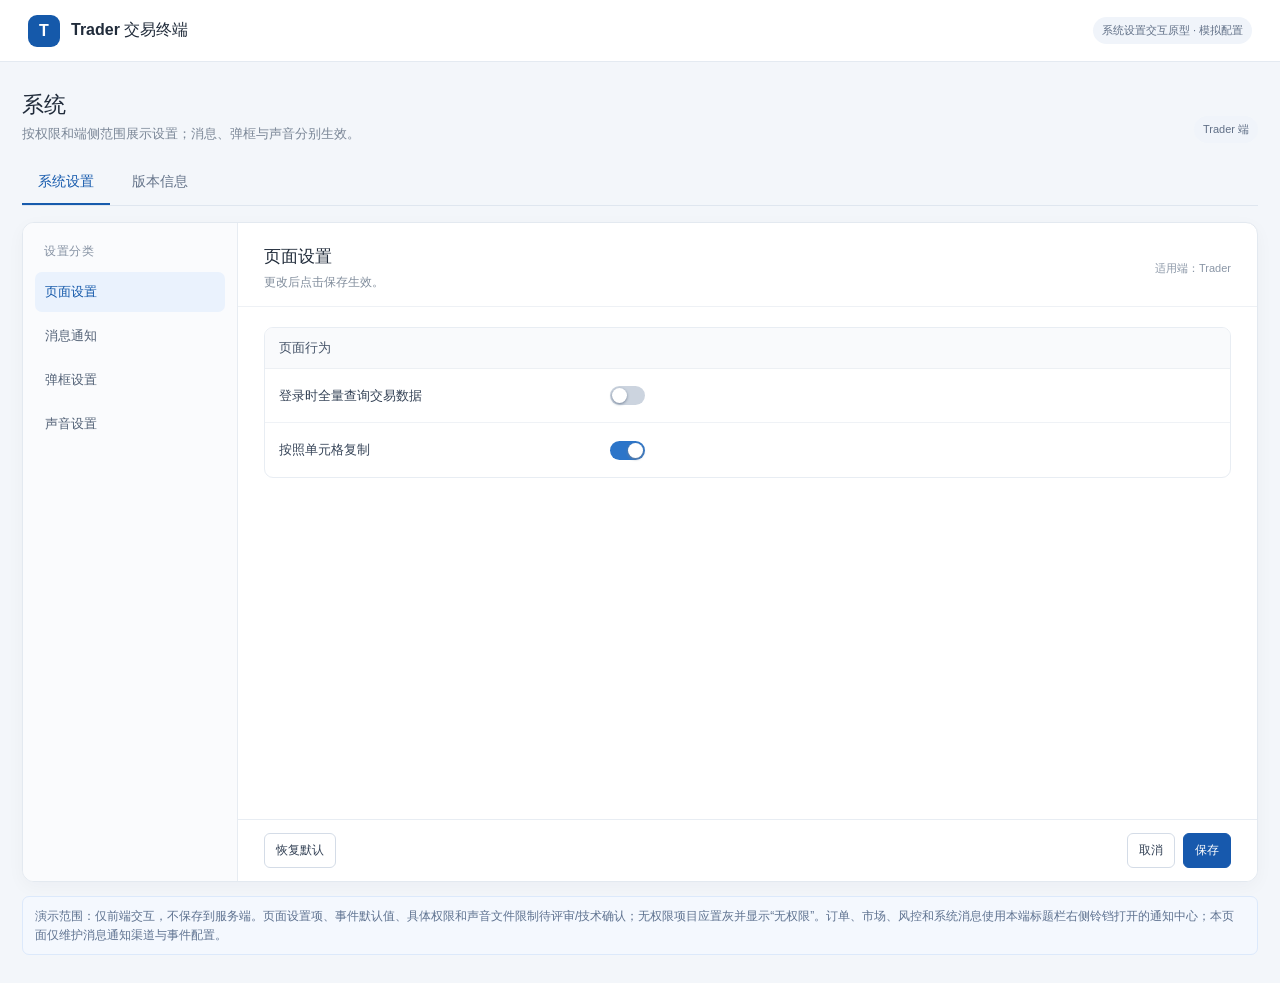
<file: prototypes/system-settings-notifications.html>
<!doctype html>
<html lang="zh-CN">
<head>
  <meta charset="utf-8">
  <meta name="viewport" content="width=device-width, initial-scale=1">
  <title>Trader 系统设置与消息通知原型</title>
  <style>
    :root{font-family:Inter,"Microsoft YaHei",Arial,sans-serif;color:#202b3a;background:#f3f6fa;font-synthesis:none}*{box-sizing:border-box}body{margin:0}.topbar{height:62px;background:#fff;border-bottom:1px solid #e4eaf1;display:flex;align-items:center;justify-content:space-between;padding:0 28px}.brand{display:flex;gap:11px;align-items:center;font-weight:700}.logo{width:32px;height:32px;background:#1559aa;border-radius:9px;color:white;display:grid;place-items:center}.badge{font-size:11px;background:#f0f4fa;color:#617087;border-radius:99px;padding:6px 9px}.layout{max-width:1280px;margin:28px auto;padding:0 22px}.page-head{display:flex;align-items:end;justify-content:space-between;margin:0 0 18px}.page-head h1{font-size:22px;margin:0 0 5px}.page-head p{font-size:13px;color:#7b8797;margin:0}.primary-tabs{display:flex;gap:6px;border-bottom:1px solid #dfe6ef;margin-bottom:16px}.primary-tabs button{border:0;background:transparent;color:#65748a;padding:12px 16px;font-size:14px;cursor:pointer;border-bottom:2px solid transparent}.primary-tabs button.active{color:#175bad;font-weight:700;border-color:#175bad}.settings-shell{min-height:660px;background:#fff;border:1px solid #e3e9f0;border-radius:12px;display:grid;grid-template-columns:215px 1fr;overflow:hidden;box-shadow:0 5px 18px rgba(22,38,66,.035)}.sidenav{background:#fafbfd;border-right:1px solid #e7ecf2;padding:20px 12px}.sidenav h2{font-size:12px;color:#8692a3;letter-spacing:.05em;margin:0 9px 10px}.section-btn{width:100%;text-align:left;border:0;background:transparent;color:#526176;border-radius:7px;padding:11px 10px;margin:2px 0;font-size:13px;cursor:pointer}.section-btn.active{background:#eaf2fd;color:#1559aa;font-weight:700}.main{display:flex;flex-direction:column;min-width:0}.main-head{padding:22px 26px 15px;border-bottom:1px solid #eef1f5;display:flex;justify-content:space-between;align-items:center;gap:15px}.main-head h2{font-size:17px;margin:0}.main-head p{font-size:12px;color:#818d9c;margin:6px 0 0}.scroll{flex:1;padding:20px 26px 24px;max-height:590px;overflow:auto}.group{border:1px solid #e8edf3;border-radius:9px;margin:0 0 15px;overflow:hidden}.group-title{margin:0;background:#f9fafc;padding:11px 14px;font-size:13px;color:#455368;border-bottom:1px solid #edf0f4}.setting-row{display:grid;grid-template-columns:minmax(190px,1.1fr) minmax(210px,1fr) minmax(180px,1.1fr);gap:16px;align-items:center;min-height:54px;padding:10px 14px;border-bottom:1px solid #eff2f6}.setting-row:last-child{border-bottom:0}.setting-name{font-size:13px;color:#344256}.setting-help{font-size:11px;color:#8994a3;line-height:1.5}.control{display:flex;align-items:center;gap:9px}.toggle{appearance:none;width:35px;height:19px;border-radius:12px;background:#ccd4df;position:relative;cursor:pointer;flex:none;transition:.15s}.toggle:before{content:"";position:absolute;width:15px;height:15px;top:2px;left:2px;border-radius:50%;background:#fff;box-shadow:0 1px 3px #718096;transition:.15s}.toggle:checked{background:#2c75c9}.toggle:checked:before{left:18px}.toggle:disabled,select:disabled,button:disabled{opacity:.48;cursor:not-allowed}.select{height:34px;border:1px solid #d7dfe9;border-radius:6px;background:#fff;padding:0 9px;color:#344256;font-size:12px;min-width:170px}.small-btn,.btn{border:1px solid #d4dce7;background:#fff;border-radius:6px;color:#344256;padding:8px 11px;font-size:12px;cursor:pointer}.btn.primary{background:#1759ad;color:#fff;border-color:#1759ad}.btn.ghost{background:#fff}.btn:hover,.small-btn:hover{filter:brightness(.97)}.footbar{position:sticky;bottom:0;background:#fff;border-top:1px solid #e8edf3;padding:13px 26px;display:flex;align-items:center;gap:8px}.spacer{flex:1}.notice,.tip{font-size:12px;line-height:1.55;color:#5e7290;background:#f4f8fe;border:1px solid #dce9fb;border-radius:7px;padding:10px 12px;margin:0 0 15px}.tip{color:#7b6a3d;background:#fffaf0;border-color:#f0e5c7}.sound-actions{display:flex;gap:8px;align-items:center}.sound-library{display:flex;flex-wrap:wrap;gap:7px;margin-top:8px}.sound-chip{font-size:11px;border-radius:99px;background:#f0f4f9;padding:6px 9px;color:#53637a}.version-card{border:1px solid #e7edf3;border-radius:9px;padding:17px;margin-bottom:12px}.version-card h3{font-size:14px;margin:0 0 10px}.version-card p{font-size:13px;color:#67758a;line-height:1.7;margin:0}.right-actions{display:flex;gap:8px}.hidden{display:none!important}.toast{position:fixed;left:50%;bottom:26px;transform:translateX(-50%);padding:10px 16px;background:#172538;color:#fff;font-size:13px;border-radius:7px;opacity:0;transition:.18s;pointer-events:none}.toast.show{opacity:1}.upload-label{cursor:pointer}.pending{font-size:10px;color:#906a18;background:#fff4d9;padding:4px 7px;border-radius:99px;margin-left:6px}.disabled-label{color:#9aa4b1}.side-title{font-size:11px;color:#8b97a7;margin-left:8px}.@media(max-width:850px){.layout{padding:0 10px;margin:14px auto}.settings-shell{grid-template-columns:1fr}.sidenav{display:flex;overflow:auto;border-right:0;border-bottom:1px solid #e7ecf2;padding:8px}.sidenav h2{display:none}.section-btn{width:auto;white-space:nowrap}.setting-row{grid-template-columns:1fr;gap:8px}.scroll{padding:14px;max-height:none}.main-head,.footbar{padding-left:14px;padding-right:14px}.page-head{align-items:start;gap:10px;flex-direction:column}}
  .embedded .topbar,.embedded .page-head,.embedded .layout > .notice{display:none}.embedded .layout{margin:0;padding:8px;max-width:none}.embedded .settings-shell{height:calc(100vh - 68px);min-height:0;grid-template-rows:minmax(0,1fr)}.embedded .main,.embedded .scroll{min-height:0}.embedded .scroll{max-height:none}.embedded .footbar{flex-shrink:0}@media(max-width:850px){.embedded .settings-shell{grid-template-rows:auto minmax(0,1fr)}}
  .sound-entry{display:inline-flex;align-items:center;gap:8px;max-width:100%;padding:4px 8px;border:1px solid #e0e6ed;border-radius:6px;background:#f8fafc}.sound-entry .sound-chip{overflow-wrap:anywhere}.sound-entry button{flex:none;border:0;background:none;padding:4px;color:#1759ad;cursor:pointer;font-size:12px}.sound-entry button[data-sound-delete],.sound-editor .danger{color:#a12d36}.sound-editor{width:min(420px,calc(100% - 32px));box-sizing:border-box;border:1px solid #d5dee8;border-radius:8px;padding:20px;color:#202b3a;box-shadow:0 12px 34px #17253833}.sound-editor::backdrop{background:#17253838}.sound-editor h2{font-size:16px;margin:0 0 12px}.sound-editor p{font-size:13px;line-height:1.6;overflow-wrap:anywhere}.sound-editor input{box-sizing:border-box;width:100%;padding:8px;border:1px solid #bfcbd8;border-radius:4px}.sound-editor-error{color:#a12d36}.sound-editor-actions{display:flex;justify-content:flex-end;gap:8px;margin-top:16px}
  </style>
</head>
<body data-side="Trader">
  <header class="topbar"><div class="brand"><span class="logo">T</span><span>Trader 交易终端</span></div><div class="right-actions"><span class="badge">系统设置交互原型 · 模拟配置</span></div></header>
  <main class="layout">
    <div class="page-head"><div><h1>系统</h1><p>按权限和端侧范围展示设置；消息、弹框与声音分别生效。</p></div><span class="badge">Trader 端</span></div>
    <nav class="primary-tabs"><button class="active" data-primary="settings">系统设置</button><button data-primary="version">版本信息</button></nav>
    <section class="settings-shell" id="settingsShell">
      <aside class="sidenav"><h2>设置分类</h2><div id="sectionNav"></div></aside>
      <div class="main"><header class="main-head"><div><h2 id="sectionTitle"></h2><p id="sectionSub"></p></div><span class="side-title" id="sideLabel"></span></header><div class="scroll" id="settingsBody"></div><footer class="footbar"><button class="btn ghost" id="restoreDefaults">恢复默认</button><span class="spacer"></span><button class="btn ghost" id="cancelSettings">取消</button><button class="btn primary" id="saveSettings">保存</button></footer></div>
    </section>
    <section class="settings-shell hidden" id="versionShell"><div class="main" style="grid-column:1/-1"><header class="main-head"><div><h2>版本信息</h2><p>版本号与免责声明沿用当前客户端展示内容。</p></div></header><div class="scroll"><div class="version-card"><h3>当前版本</h3><p>由现有客户端读取并展示。本原型不填入未经确认的版本号。</p></div><div class="version-card"><h3>免责声明</h3><p>免责声明正文沿用现有产品文本；本需求不改写免责声明内容。</p></div></div></div></section>
    <p class="notice" style="margin-top:14px">演示范围：仅前端交互，不保存到服务端。页面设置项、事件默认值、具体权限和声音文件限制待评审/技术确认；无权限项目应置灰并显示“无权限”。订单、市场、风控和系统消息使用本端标题栏右侧铃铛打开的通知中心；本页面仅维护消息通知渠道与事件配置。</p>
  </main>
  <dialog class="sound-editor" id="soundEditor" aria-labelledby="soundEditorTitle">
    <form id="soundEditorForm">
      <h2 id="soundEditorTitle"></h2>
      <p id="soundEditorDescription" hidden></p>
      <input id="soundName" type="text" aria-label="声音名称" autocomplete="off">
      <p class="sound-editor-error" id="soundEditorError" role="alert" hidden></p>
      <div class="sound-editor-actions">
        <button class="btn" id="cancelSoundEdit" type="button">取消</button>
        <button class="btn primary" id="confirmSoundEdit" type="submit"></button>
      </div>
    </form>
  </dialog>
  <div class="toast" id="toast" role="status"></div>
  <script src="../notification-channels.js"></script>
  <script>
    const side=document.body.dataset.side;
    const sections=[{id:"page",name:"页面设置"},{id:"notification",name:"消息通知"},{id:"dialogs",name:"弹框设置"},{id:"sounds",name:"声音设置"}];
    const dialogEvents={Custom:["单笔成交","未完全委托","撤单失败"],Trader:["手工单成交价格校验","HT订单确认","手工单确认撤单","HT改单确认","单笔成交","未完全委托","待审批订单","子单拒单","撤单失败","触发风控线"]};
    const defaultSettings={page:{queryAllOnLogin:false,copyByCell:true},notification:{enabled:true,order:{submit:true,cancel:true,amend:true,parentReject:true,childReject:true,execution:true,activation:true,approval:true},market:{cn:true,hk:true,us:true},risk:{existing:true},system:{loginSuccess:false,newDevice:false}},dialogs:{enabled:true,items:{}},sounds:{enabled:true,items:{orderSuccess:{enabled:true,file:"默认提示音"},orderExecution:{enabled:true,file:"清脆提示音"},cancelSuccess:{enabled:false,file:"柔和提示音"}}}};
    dialogEvents[side].forEach((_,i)=>defaultSettings.dialogs.items[`event${i}`]=i<2 || dialogEvents[side][i]==="触发风控线");
    const clone=value=>JSON.parse(JSON.stringify(value));let saved=NoticeChannels.load(side)?.settings || clone(defaultSettings);let draft=clone(saved);let section="page";let primary="settings";let uploaded=NoticeChannels.load(side)?.files || [];let toastTimer;
    const embedded = new URLSearchParams(location.search).has("embedded");
    if (embedded) document.body.classList.add("embedded");
    const builtins=["默认提示音","清脆提示音","柔和提示音","强提醒音"];
    const soundEvents=[["orderSuccess","下单成功声音"],["orderExecution","订单成交声音"],["cancelSuccess","撤单成功声音"]];
    const get=(path)=>path.split(".").reduce((obj,key)=>obj?.[key],draft);
    const set=(path,value)=>{const parts=path.split(".");const key=parts.pop();const target=parts.reduce((obj,name)=>obj[name],draft);target[key]=value;};
    const escapeHtml=value=>String(value).replace(/[&<>"']/g,ch=>({"&":"&amp;","<":"&lt;",">":"&gt;",'"':"&quot;","'":"&#39;"}[ch]));
    const options=()=>[...builtins,...uploaded.map(file=>file.name)];
    let previewName=builtins[0];
    const nameExists=(name,except)=>builtins.some(value=>value.toLowerCase()===name.toLowerCase())
      || uploaded.some(file=>file!==except && file.name.toLowerCase()===name.toLowerCase());
    const soundEditor=document.querySelector("#soundEditor");
    const soundName=document.querySelector("#soundName");
    const soundError=document.querySelector("#soundEditorError");
    let soundEdit;

    function openSoundEditor(index,remove) {
      const file=uploaded[index];
      if (!file) return;
      const affected=soundEvents.filter(([key])=>draft.sounds.items[key].file===file.name);
      soundEdit={file,remove,affected};
      document.querySelector("#soundEditorTitle").textContent=remove?"删除声音":"重命名声音";
      const description=document.querySelector("#soundEditorDescription");
      description.hidden=!remove;
      description.textContent=remove ? `确定删除「${file.name}」？${affected.length ? affected.map(([,label])=>label).join("、")+"将切回各自的默认音。" : ""}` : "";
      soundName.hidden=remove;
      soundName.value=remove?"":file.name;
      soundError.hidden=true;
      const confirm=document.querySelector("#confirmSoundEdit");
      confirm.textContent=remove?"删除":"确定";
      confirm.classList.toggle("danger",remove);
      confirm.classList.toggle("primary",!remove);
      soundEditor.showModal();
      if (remove) document.querySelector("#cancelSoundEdit").focus();
      else { soundName.focus(); soundName.select(); }
    }

    document.querySelector("#cancelSoundEdit").addEventListener("click",()=>soundEditor.close());
    document.querySelector("#soundEditorForm").addEventListener("submit",event=>{
      event.preventDefault();
      const {file,remove,affected}=soundEdit;
      if (!remove) {
        const name=soundName.value.trim();
        if (!name || nameExists(name,file)) {
          soundError.textContent=name?"已存在同名声音":"请输入声音名称";
          soundError.hidden=false;
          soundName.focus();
          return;
        }
        if (previewName===file.name) previewName=name;
        file.name=name;
        affected.forEach(([key])=>{draft.sounds.items[key].file=name;});
      } else {
        if (previewName===file.name) previewName=builtins[0];
        uploaded=uploaded.filter(item=>item!==file);
        affected.forEach(([key])=>{draft.sounds.items[key].file=defaultSettings.sounds.items[key].file;});
      }
      soundEditor.close();
      renderBody();
      toast(remove?"声音已删除，请保存设置":"声音已重命名，请保存设置");
    });
    function toast(message){const el=document.querySelector("#toast");el.textContent=message;el.classList.add("show");clearTimeout(toastTimer);toastTimer=setTimeout(()=>el.classList.remove("show"),2400);}
    function toggleRow(label,path,help="",disabled=false,badge=""){return `<div class="setting-row"><div class="setting-name ${disabled?"disabled-label":""}">${label}${badge}</div><div class="control"><input class="toggle" type="checkbox" data-setting="${path}" ${get(path)?"checked":""} ${disabled?"disabled":""}><span class="small-label"></span></div><div class="setting-help"></div></div>`;}
    function group(title,body){return `<section class="group"><h3 class="group-title">${title}</h3>${body}</section>`;}
    function channelIntro(){return "";}
    function renderPage(){return `${channelIntro("页面设置沿用现有配置机制。本原型只展示需求明确的页面行为，不推定保存范围或默认值。")}${group("页面行为",toggleRow("登录时全量查询交易数据","page.queryAllOnLogin","是否启用由当前用户配置决定。")+toggleRow("按照单元格复制","page.copyByCell","按单元格复制数据；具体复制范围沿用现有行为。"))}`;}
    function renderNotifications(){const disabled=!draft.notification.enabled;const order=toggleRow("下单通知","notification.order.submit","沿用现有订单消息矩阵。",disabled)+toggleRow("撤单通知","notification.order.cancel","沿用现有订单消息矩阵。",disabled)+toggleRow("改单通知","notification.order.amend","沿用现有订单消息矩阵。",disabled)+toggleRow("母单拒单","notification.order.parentReject","消息需标识母单层级及可用关联信息。",disabled)+toggleRow("子单拒单","notification.order.childReject","消息需标识子单层级及可用母子单关联信息。",disabled)+toggleRow("成交通知","notification.order.execution","沿用现有订单消息矩阵。",disabled)+toggleRow("激活通知","notification.order.activation","沿用现有订单消息矩阵。",disabled)+toggleRow("审批通知","notification.order.approval","沿用现有订单消息矩阵。",disabled);const market=toggleRow("沪深休市","notification.market.cn","市场事件归入市场通知。",disabled)+toggleRow("港股休市","notification.market.hk","市场事件归入市场通知。",disabled)+toggleRow("美股休市","notification.market.us","市场事件归入市场通知。",disabled);const risk=toggleRow("现有风控事件","notification.risk.existing","按既有风控事件矩阵，不在本需求中新增事件。",disabled);const system=toggleRow("登录成功","notification.system.loginSuccess","系统通知范围待评审确认。",true,'<span class="pending">范围待评审</span>')+toggleRow("新设备登录","notification.system.newDevice","系统通知范围待评审确认。",true,'<span class="pending">范围待评审</span>');return `${channelIntro("消息通知总开关只控制消息是否生成并进入标题栏铃铛，不改变弹框或声音渠道。关闭后事件原值保留。")}${group("消息通知总开关",toggleRow("消息通知","notification.enabled","控制消息记录生成及消息中心入口。"))}${group("订单通知",order)}${group("市场通知",market)}${group("风控通知",risk)}${group("系统通知",system)}`;}
    function renderDialogs(){const disabled=!draft.dialogs.enabled;const rows=dialogEvents[side].map((name,i)=>toggleRow(name,`dialogs.items.event${i}`,"弹框渠道独立生效，不受消息/声音开关影响。",disabled)).join("");return `${channelIntro(`${side}端按适用范围显示弹框事件。关闭弹框总开关仅置灰子项并保留原值。`)}${group("弹框渠道",toggleRow("弹框总开关","dialogs.enabled","只控制弹框提醒。"))}${group(`${side}端弹框事件`,rows)}`;}
    function soundRow(key,label){const item=draft.sounds.items[key],disabled=!draft.sounds.enabled||!item.enabled;const opts=options().map(name=>`<option value="${escapeHtml(name)}" ${name===item.file?"selected":""}>${escapeHtml(name)}</option>`).join("");return `<div class="setting-row"><div class="setting-name">${label}</div><div class="control"><input class="toggle" type="checkbox" data-setting="sounds.items.${key}.enabled" ${item.enabled?"checked":""} ${!draft.sounds.enabled?"disabled":""}><select class="select" data-sound-file="${key}" ${disabled?"disabled":""}>${opts}</select><button class="small-btn" type="button" data-event-preview="${key}" ${disabled?"disabled":""}>试听</button></div><div class="setting-help">事件开关、声音文件和试听单独设置。</div></div>`;}
    function renderSounds(){
      if (!options().includes(previewName)) previewName=builtins[0];
      const disabled=!draft.sounds.enabled;
      const list=uploaded.length?`<div class="sound-library">${uploaded.map((file,index)=>`<div class="sound-entry"><span class="sound-chip">${escapeHtml(file.name)}</span><button type="button" data-sound-rename="${index}" aria-label="重命名 ${escapeHtml(file.name)}">重命名</button><button type="button" data-sound-delete="${index}" aria-label="删除 ${escapeHtml(file.name)}">删除</button></div>`).join("")}</div>`:`<div class="sound-library"><span class="sound-chip">当前无自定义声音</span></div>`;
      const rows=soundEvents.map(([key,label])=>soundRow(key,label)).join("");
      const uploadRow=`<div class="setting-row"><div class="setting-name">统一上传声音文件</div><div class="control sound-actions"><label class="small-btn upload-label" for="soundUpload">选择本地声音</label><input id="soundUpload" type="file" accept="audio/*" hidden ${disabled?"disabled":""}><span class="setting-help"></span></div><div></div></div>`;
      const libraryRow=`<div class="setting-row" style="grid-template-columns:1fr"><div><div class="setting-name">可选声音</div>${list}</div></div>`;
      const previewRow=`<div class="setting-row"><div class="setting-name">试听声音</div><div class="control"><select class="select" id="previewSound">${options().map(name=>`<option ${name===previewName?"selected":""}>${escapeHtml(name)}</option>`).join("")}</select><button class="btn primary" id="playPreview" type="button">▶ 试听</button></div><div class="setting-help">试听不触发业务提醒，不改变事件当前绑定；是否受声音总开关控制待确认。</div></div>`;
      return `${channelIntro("声音渠道独立生效。文件格式、大小/时长限制、保存位置、适用范围及跨设备规则待技术确认；本原型不上传到服务器。")}${group("声音渠道",toggleRow("声音总开关","sounds.enabled","关闭后事件子项置灰且保留原值。"))}${group("声音事件配置",rows+uploadRow+libraryRow)}${group("独立声音试听",previewRow)}`;
    }
    function renderBody(){
      document.querySelector("#sectionTitle").textContent=sections.find(x=>x.id===section).name;
      document.querySelector("#sectionSub").textContent=section==="notification"?"只控制进入消息中心的记录。":section==="sounds"?"事件绑定与独立试听分别操作。":"更改后点击保存生效。";
      const nav=document.querySelector("#sectionNav");
      nav.innerHTML=sections.map(x=>`<button type="button" class="section-btn ${section===x.id?"active":""}" data-section="${x.id}">${x.name}</button>`).join("");
      nav.querySelectorAll("[data-section]").forEach(btn=>btn.addEventListener("click",()=>{section=btn.dataset.section;renderBody();}));
      const body=document.querySelector("#settingsBody");
      body.innerHTML=section==="page"?renderPage():section==="notification"?renderNotifications():section==="dialogs"?renderDialogs():renderSounds();
      body.querySelectorAll("[data-setting]").forEach(input=>input.addEventListener("change",()=>{set(input.dataset.setting,input.checked);renderBody();}));
      body.querySelectorAll("[data-sound-file]").forEach(select=>select.addEventListener("change",()=>{draft.sounds.items[select.dataset.soundFile].file=select.value;renderBody();}));
      body.querySelectorAll("[data-event-preview]").forEach(btn=>btn.addEventListener("click",()=>playSound(draft.sounds.items[btn.dataset.eventPreview].file)));
      body.querySelectorAll("[data-sound-rename]").forEach(btn=>btn.addEventListener("click",()=>openSoundEditor(Number(btn.dataset.soundRename),false)));
      body.querySelectorAll("[data-sound-delete]").forEach(btn=>btn.addEventListener("click",()=>openSoundEditor(Number(btn.dataset.soundDelete),true)));
      body.querySelector("#previewSound")?.addEventListener("change",event=>{previewName=event.target.value;});
      body.querySelector("#soundUpload")?.addEventListener("change", async event => {
        const file=event.target.files[0];
        if (!file) return;
        if (nameExists(file.name)) { toast("已存在同名声音文件"); event.target.value=""; return; }
        try {
          const url=await new Promise((resolve,reject) => {
            const reader=new FileReader();
            reader.onload=()=>resolve(reader.result);
            reader.onerror=reject;
            reader.readAsDataURL(file);
          });
          await new Promise((resolve,reject) => {
            const audio=new Audio();
            audio.onloadedmetadata=resolve;
            audio.onerror=reject;
            audio.src=url;
          });
          if (nameExists(file.name)) { toast("已存在同名声音文件"); event.target.value=""; return; }
          uploaded.push({name:file.name,url}); renderBody(); toast("声音已加入可选列表");
        } catch { toast("无法读取声音文件，请选择可播放的音频"); event.target.value=""; }
      });
      body.querySelector("#playPreview")?.addEventListener("click",()=>playSound(body.querySelector("#previewSound").value));
    }
    function playSound(name){const file=uploaded.find(item=>item.name===name);if(file){const audio=new Audio(file.url);audio.play().then(()=>toast(`正在试听：${name}`)).catch(()=>toast("声音文件无法播放，请检查文件后重试。"));return;}try{const Ctx=window.AudioContext||window.webkitAudioContext;if(!Ctx){toast(`试听占位：${name}（当前浏览器不支持音频预览）`);return;}const ctx=new Ctx(),osc=ctx.createOscillator(),gain=ctx.createGain();osc.frequency.value=name==="强提醒音"?880:name==="柔和提示音"?440:name==="清脆提示音"?660:550;gain.gain.value=.08;osc.connect(gain);gain.connect(ctx.destination);osc.start();osc.stop(ctx.currentTime+.22);osc.onended=()=>ctx.close();toast(`正在试听：${name}`);}catch{toast("声音预览不可用，请检查浏览器音频权限。");}}
    function render(){document.querySelector("#sideLabel").textContent=`适用端：${side}`;document.querySelector("#settingsShell").classList.toggle("hidden",primary!=="settings");document.querySelector("#versionShell").classList.toggle("hidden",primary!=="version");document.querySelector("#settingsShell .sidenav").classList.toggle("hidden",primary!=="settings");document.querySelectorAll("[data-primary]").forEach(btn=>btn.classList.toggle("active",btn.dataset.primary===primary));if(primary==="settings")renderBody();}
    document.querySelectorAll("[data-primary]").forEach(btn=>btn.addEventListener("click",()=>{primary=btn.dataset.primary;render();}));
    document.querySelector("#restoreDefaults").addEventListener("click",()=>{draft=clone(defaultSettings);renderBody();toast("已恢复默认，请保存以应用设置");});
    let savedFiles=clone(uploaded);
    document.querySelector("#cancelSettings").addEventListener("click",()=>{draft=clone(saved);uploaded=clone(savedFiles);renderBody();toast("已放弃未保存修改");});
    document.querySelector("#saveSettings").addEventListener("click",()=>{const payload={settings:clone(draft),files:clone(uploaded)};
      const commit=()=>{saved=payload.settings;savedFiles=payload.files;toast("设置已保存");};
      if (!embedded) {
        try { NoticeChannels.save(side,payload); commit(); } catch { toast("保存失败，请重试"); }
      } else {
        pendingSave=payload;
        document.querySelector("#saveSettings").disabled=true;
        parent.postMessage({type:"notice-settings-save",payload},location.origin);
      }});
    let pendingSave;
    window.addEventListener("message",event=>{
      if (!embedded || event.origin!==location.origin || event.source!==parent) return;
      if (event.data?.type==="notice-settings-load" && event.data.payload) {
        saved=clone(event.data.payload.settings); draft=clone(saved);
        uploaded=clone(event.data.payload.files); savedFiles=clone(uploaded); render();
      }
      if (event.data?.type==="notice-settings-result" && pendingSave) {
        document.querySelector("#saveSettings").disabled=false;
        if (event.data.ok) { saved=pendingSave.settings; savedFiles=pendingSave.files; }
        toast(event.data.ok?"设置已保存":"保存失败，请重试");
        pendingSave=null;
      }
    });
    render();
  </script>
</body>
</html>
</file>
<file: message-center.css>
.notice-window[hidden] { display: none; }
.notice-window { position: fixed; z-index: 90; top: 9%; left: 50%; transform: translateX(-50%); width: min(1100px, calc(100vw - 100px)); height: min(690px, calc(100vh - 90px)); display: flex; flex-direction: column; overflow: hidden; border: 1px solid #d5dbe2; border-radius: 7px; background: #fff; box-shadow: 0 12px 38px rgba(22,38,55,.24); color: #20262d; }
.notice-window { resize: both; min-width: 740px; min-height: 420px; max-width: calc(100vw - 24px); max-height: calc(100vh - 60px); }
.notice-window-head { height: 48px; flex: none; display: flex; align-items: center; justify-content: space-between; padding: 0 18px; border-bottom: 1px solid #e1e5e9; background: #f8f9fb; }
.notice-window-head strong { font-size: 15px; }.notice-window-head span { margin-left: 10px; font-size: 12px; color: #89929c; }.notice-window-head button { border: 0; background: transparent; color: #7a838c; font-size: 23px; }
.notice-window-body { display: flex; flex: 1; min-height: 0; }.notice-sidebar { width: 134px; flex: none; padding: 12px 8px; border-right: 1px solid #e9edf1; background: #fafbfc; }.notice-sidebar button { width: 100%; height: 38px; display: flex; align-items: center; justify-content: space-between; padding: 0 13px; border: 0; border-radius: 4px; background: transparent; text-align: left; color: #535f6b; }.notice-sidebar button.active { color: #287ce8; background: #eaf3ff; font-weight: 600; }.notice-sidebar span { padding: 2px 6px; border-radius: 10px; background: #e7eef7; font-size: 11px; }
.notice-main { flex: 1; display: flex; flex-direction: column; min-width: 0; min-height: 0; padding: 18px 20px 12px; }.notice-title { display: flex; align-items: center; justify-content: space-between; }.notice-title h2 { margin: 0; font-size: 16px; }.notice-title p { margin: 5px 0 0; color: #89939d; font-size: 12px; }.notice-title .btn { height: 29px; }
.notice-tabs { display: flex; gap: 24px; margin-top: 14px; border-bottom: 1px solid #e8ebef; }.notice-tabs button { height: 38px; padding: 0 2px; border: 0; border-bottom: 2px solid transparent; background: transparent; color: #5f6974; }.notice-tabs button.active { color: #287ce8; border-bottom-color: #287ce8; font-weight: 600; }.notice-tabs em { padding: 1px 5px; border-radius: 8px; background: #eaf3ff; font-size: 10px; font-style: normal; }
.notice-query { display: flex; gap: 7px; align-items: center; padding: 14px 0; }.notice-query input, .notice-query select { height: 30px; min-width: 0; padding: 0 8px; border: 1px solid #d3d9df; border-radius: 4px; background: #fff; color: #39434d; }.notice-query input[type=date] { width: 140px; }.notice-query select { width: 100px; }.notice-query input[type=date] + select + input { width: 230px; }.notice-query .btn { height: 30px; }.notice-export { margin-left: auto; }
.notice-table-wrap { flex: 1; min-height: 0; overflow: auto; border: 1px solid #e7eaee; }.notice-table { width: 100%; border-collapse: collapse; font-size: 12px; }.notice-table th { position: sticky; top: 0; padding: 11px 9px; background: #f4f6f8; color: #6b747e; font-weight: 400; text-align: left; white-space: nowrap; }.notice-table td { padding: 12px 9px; border-top: 1px solid #edf0f3; color: #39434d; vertical-align: top; }.notice-table tbody tr:hover { background: #f7faff; }.notice-table button { padding: 0; border: 0; background: none; color: #287ce8; white-space: nowrap; font-size: 12px; }.notice-table td:last-child { white-space: nowrap; }.notice-reason-cell { min-width: 220px; line-height: 1.5; }.notice-event { white-space: nowrap; color: #5d6975; }.notice-event.danger { color: #df4751; }.notice-table .notice-empty { display: table-cell; height: 150px; text-align: center; vertical-align: middle; color: #9aa3ac; }.notice-count { padding: 10px 2px 0; color: #8b949e; font-size: 12px; text-align: right; }
.notice-detail-head { display: flex; align-items: center; gap: 18px; padding-bottom: 14px; border-bottom: 1px solid #e8ebef; }.notice-detail-head button { padding: 0; border: 0; background: transparent; color: #287ce8; }.notice-detail-wrap { display: flex; gap: 14px; padding: 25px 8px; overflow: auto; }.notice-detail-wrap > div { flex: 1; }.notice-detail-wrap h2 { margin: 0; font-size: 16px; }.notice-detail-wrap p { color: #596671; line-height: 1.7; }.notice-detail-sub { color: #919aa3 !important; font-size: 12px; }.notice-reason { margin: 18px 0; padding: 13px; border: 1px solid #f1d9dc; border-radius: 4px; background: #fffafb; }.notice-reason b { color: #bb454b; }.notice-reason p { margin: 5px 0 0; }.notice-detail-grid { display: grid; grid-template-columns: 90px 1fr; gap: 9px; max-width: 500px; margin: 20px 0; font-size: 12px; }.notice-detail-grid span:nth-child(odd) { color: #929aa2; }

.notice-window { min-width:min(680px,calc(100vw - 24px)); min-height:min(380px,calc(100vh - 60px)); }
.notice-tabs,.notice-query { flex-wrap:wrap; }
.notice-tabs { column-gap:16px; }
.notice-window button { cursor:pointer; }
.notice-title button,.notice-query button,.notification-footer button { padding:5px 11px; border:1px solid #d5dfe9; border-radius:4px; background:#fff; color:#2166b8; }
.notice-query button[type=submit] { background:#287ce8; color:#fff; border-color:#287ce8; }
.notice-query input[name=keyword] { width:min(230px,100%); }
.notification-footer { padding:7px 12px; text-align:right; border-top:1px solid #e7eaee; }
.notification-footer[hidden] { display:none; }
</file>
<file: styles.css>
:root {
  --blue: #287ce8;
  --blue-strong: #196fd7;
  --blue-soft: #cfe0fb;
  --navy: #0c2d52;
  --bg: #f4f6f8;
  --panel: #fff;
  --line: #d3d8de;
  --line-dark: #b9c0c9;
  --muted: #747d86;
  --text: #14181c;
  --stripe: #f0f1f2;
  --selected: #c8dcfb;
  --orange: #ff4e0a;
  --orange-soft: #f3c4b2;
  --teal: #00ad9e;
  --teal-soft: #bfe7e2;
  --danger: #f65361;
  --sidebar-width: 72px;
  --titlebar-height: 38px;
  font-family: "Microsoft YaHei UI", "PingFang SC", Arial, sans-serif;
  color: var(--text);
  background: var(--bg);
}

* { box-sizing: border-box; }
html, body { width: 100%; height: 100%; margin: 0; overflow: hidden; }
body { min-width: 980px; min-height: 680px; font-size: 13px; }
button, input, select { font: inherit; }
button { cursor: pointer; }
.svg-defs { position: absolute; width: 0; height: 0; overflow: hidden; }

.app-shell {
  position: relative;
  width: 100vw;
  height: 100vh;
  overflow: hidden;
  border: 1px solid var(--blue);
  background: var(--bg);
}

.titlebar {
  height: var(--titlebar-height);
  display: flex;
  align-items: center;
  padding: 0 8px 0 7px;
  background: #f7f8fa;
  border-bottom: 1px solid #e5e8eb;
  user-select: none;
}
.brand-mark {
  width: 19px; height: 19px; border-radius: 50%;
  display: grid; place-items: center;
  margin-right: 20px;
  color: white; font: italic 700 11px/1 Georgia, serif;
  background: linear-gradient(145deg, #ffb400, #d32600);
  box-shadow: inset 0 0 0 1px rgba(255,255,255,.65), 0 0 0 1px #c96800;
}
.product-title { font-size: 13px; white-space: nowrap; }
.user-chip { margin-left: 12px; display: flex; align-items: center; gap: 6px; }
.user-dot { width: 11px; height: 11px; border: 1px solid #68717a; border-radius: 50%; position: relative; }
.user-dot::after { content: ""; position: absolute; left: -3px; top: 9px; width: 15px; height: 6px; border: 1px solid #68717a; border-bottom: 0; border-radius: 8px 8px 0 0; }
.window-tools { height: 100%; display: flex; align-items: center; gap: 12px; color: #6f7880; font-size: 14px; }
.window-tools b { width: 1px; height: 18px; background: #bfc5ca; margin: 0 2px; }

.notification-center { position: relative; margin-left: auto; margin-right: 9px; height: 100%; display: flex; align-items: center; z-index: 60; }
.notification-bell {
  position: relative; width: 30px; height: 30px; display: grid; place-items: center;
  padding: 0; border: 0; border-radius: 5px; color: #56616b; background: transparent;
}
.notification-bell:hover, .notification-bell.active { color: var(--blue); background: #e9f2ff; }
.notification-bell svg { width: 19px; height: 19px; fill: none; stroke: currentColor; stroke-width: 1.8; stroke-linecap: round; stroke-linejoin: round; }
.notification-badge {
  position: absolute; top: 1px; right: 0; min-width: 16px; height: 16px; padding: 0 4px;
  display: none; align-items: center; justify-content: center;
  border: 2px solid #f7f8fa; border-radius: 9px; color: #fff; background: #ef4452;
  font-size: 9px; font-weight: 700; line-height: 12px;
}
.notification-badge.show { display: flex; }
.notification-popover {
  position: absolute; top: calc(100% + 5px); right: -2px; width: min(408px, calc(100vw - var(--sidebar-width) - 24px)); height: min(590px, calc(100vh - 56px));
  display: flex; flex-direction: column; overflow: hidden; user-select: text;
  color: #20262d; background: #fff; border: 1px solid #d5dbe2; border-radius: 8px;
  box-shadow: 0 14px 38px rgba(18, 35, 52, .22), 0 2px 7px rgba(18, 35, 52, .1);
}
.notification-popover::before {
  content: ""; position: absolute; top: -6px; right: 10px; width: 11px; height: 11px;
  background: #fff; border-top: 1px solid #d5dbe2; border-left: 1px solid #d5dbe2; transform: rotate(45deg);
}
.notification-head { position: relative; height: 54px; flex: none; display: flex; align-items: center; padding: 0 16px; border-bottom: 1px solid #edf0f3; }
.notification-head h2 { margin: 0; font-size: 16px; }
.notification-head .notification-total { margin-left: 7px; color: #7c8791; font-size: 12px; font-weight: 400; }
.notification-head button { margin-left: auto; padding: 5px 0; border: 0; color: var(--blue); background: transparent; font-size: 12px; }
.notification-filters { height: 42px; flex: none; display: flex; align-items: end; gap: 2px; padding: 0 10px; border-bottom: 1px solid #edf0f3; }
.notification-filter { position: relative; height: 41px; min-width: 54px; padding: 0 8px; border: 0; color: #59636d; background: transparent; }
.notification-filter:hover { color: var(--blue); }
.notification-filter.active { color: var(--blue); font-weight: 600; }
.notification-filter.active::after { content: ""; position: absolute; left: 9px; right: 9px; bottom: -1px; height: 2px; background: var(--blue); }
.notification-subfilters { height: 40px; flex: none; display: flex; align-items: center; gap: 7px; padding: 0 14px; border-bottom: 1px solid #edf0f3; background: #fafbfd; }
.notification-subfilter { height: 24px; padding: 0 10px; border: 1px solid #dce2e8; border-radius: 12px; color: #66717b; background: #fff; font-size: 11px; cursor: pointer; }
.notification-subfilter.active { border-color: var(--blue); color: #fff; background: var(--blue); }
.notification-filter-current { margin-left: auto; color: var(--blue); font-size: 11px; font-weight: 600; white-space: nowrap; }
.notification-list { flex: 1; min-height: 0; overflow-y: auto; overflow-x: hidden; background: #fbfcfd; }
.notification-item {
  position: relative; width: 100%; min-height: 83px; display: grid; grid-template-columns: 36px 1fr auto;
  column-gap: 9px; padding: 12px 14px; border: 0; border-bottom: 1px solid #edf0f3;
  color: inherit; text-align: left; background: #fff;
}
.notification-item:hover { background: #f5f9ff; }
.notification-item.unread::after { content: ""; position: absolute; top: 16px; right: 9px; width: 6px; height: 6px; border-radius: 50%; background: var(--blue); }
.notification-icon { width: 32px; height: 32px; display: grid; place-items: center; border-radius: 50%; font-size: 15px; font-weight: 700; }
.notification-icon.success { color: #16875b; background: #e3f5ed; }
.notification-icon.danger { color: #d73d4d; background: #fee9ec; }
.notification-icon.warning { color: #b46b08; background: #fff1d7; }
.notification-icon.info { color: #2e71c9; background: #e7f1ff; }
.notification-copy { min-width: 0; }
.notification-title-row { display: flex; align-items: center; gap: 7px; padding-right: 6px; }
.notification-title { overflow: hidden; color: #20262d; font-size: 13px; font-weight: 600; white-space: nowrap; text-overflow: ellipsis; }
.notification-status { flex: none; padding: 1px 5px; border-radius: 3px; color: #59636c; background: #eef1f4; font-size: 10px; }
.notification-summary { margin-top: 5px; overflow: hidden; color: #68737d; font-size: 12px; line-height: 18px; white-space: nowrap; text-overflow: ellipsis; }
.notification-time { padding: 2px 7px 0 4px; color: #929aa2; font-size: 11px; white-space: nowrap; }
.notification-detail-header { gap: 12px; }
.notification-detail-header button { flex: none; margin-left: 0; padding: 5px 0; border: 0; color: var(--blue); background: transparent; font-size: 12px; }
.notification-detail-header h2 { font-size: 15px; }
.notification-detail-date { margin-left: auto; color: #8b949d; font-size: 11px; white-space: nowrap; }
.notification-detail-content { flex: 1; min-height: 0; overflow-y: auto; overflow-x: hidden; padding: 20px 18px; }
.notification-detail-title { display: flex; align-items: flex-start; gap: 11px; min-width: 0; }
.notification-detail-title > div { min-width: 0; }
.notification-detail-title h3 { margin: 0 0 5px; color: #20262d; font-size: 15px; line-height: 1.45; overflow-wrap: anywhere; }
.notification-detail-type { color: #7b8690; font-size: 11px; }
.notification-detail-body { margin: 20px 0; color: #4f5b66; font-size: 12px; line-height: 1.75; overflow-wrap: anywhere; }
.notification-meta { display: grid; grid-template-columns: 84px minmax(0, 1fr); row-gap: 8px; font-size: 11px; }
.notification-meta span:nth-child(odd) { color: #929aa2; }
.notification-meta span:nth-child(even) { min-width: 0; overflow-wrap: anywhere; }
.notification-detail-actions { flex: none; display: flex; justify-content: flex-end; gap: 7px; padding: 12px 16px 15px; border-top: 1px solid #edf0f3; background: #fff; }
.notification-detail-actions .btn { height: 27px; font-size: 12px; }
.notification-empty { min-height: 180px; display: grid; place-items: center; color: #9aa3ac; font-size: 12px; }
.notification-footer { flex: none; padding: 10px; text-align: center; border-top: 1px solid #edf0f3; background: #fff; }
.notification-footer button { border: 0; background: transparent; color: var(--blue); font-size: 12px; }

.sidebar {
  position: absolute; left: 0; top: var(--titlebar-height); bottom: 0;
  width: var(--sidebar-width); background: #fff; border-right: 1px solid #e2e5e8;
  display: flex; flex-direction: column;
}
.sidebar nav { flex: 1; }
.nav-item {
  position: relative; width: 100%; height: 80px; border: 0; background: #fff;
  display: flex; flex-direction: column; justify-content: center; align-items: center; gap: 5px;
  color: #111; padding: 0;
}
.nav-item:hover { background: #f6f9fd; }
.nav-item.active { color: #087be7; background: #f7fbff; }
.nav-item.active::before { content: ""; position: absolute; left: 0; top: 0; bottom: 0; width: 2px; background: var(--blue); }
.nav-item svg { width: 28px; height: 28px; fill: none; stroke: currentColor; stroke-width: 1.8; stroke-linecap: round; stroke-linejoin: round; }
.nav-item span { font-size: 13px; }
.system-button { height: 74px; color: #707980; }

.workspace {
  position: absolute; left: var(--sidebar-width); right: 0; top: var(--titlebar-height); bottom: 0;
  padding: 0 10px 10px; overflow: hidden; outline: none;
}
.pending-task-reminder { display: none; position: absolute; top: calc(var(--titlebar-height) + 8px); right: 12px; z-index: 30; }
.pending-task-reminder.show { display: block; }
.pending-task-card { width: min(420px, calc(100vw - var(--sidebar-width) - 24px)); min-height: 54px; display: flex; align-items: center; gap: 10px; padding: 8px 10px; border: 1px solid #d5dbe2; border-radius: 6px; color: #20262d; background: #fff; box-shadow: 0 8px 22px rgba(18, 35, 52, .12); }
.pending-task-icon { width: 25px; height: 25px; flex: none; display: grid; place-items: center; border-radius: 50%; color: #2e71c9; background: #e7f1ff; font-weight: 700; }
.pending-task-copy { min-width: 0; flex: 1; }
.pending-task-title { display: block; font-weight: 700; line-height: 1.35; }
.pending-task-summary { display: block; overflow: hidden; color: #68737d; font-size: 11px; text-overflow: ellipsis; white-space: nowrap; }
.pending-task-action { flex: none; padding: 6px 9px; border: 0; border-radius: 4px; color: #fff; background: var(--blue); font-size: 11px; }
.pending-task-action:hover { background: var(--blue-strong); }
.view { width: 100%; height: 100%; display: grid; gap: 8px; }
.view.with-trade-panel { grid-template-columns: minmax(650px, 1fr) 340px; }
.main-column, .side-column { min-width: 0; min-height: 0; display: flex; flex-direction: column; gap: 8px; }
.side-column { padding-top: 0; }
.panel { background: var(--panel); border-radius: 5px; overflow: hidden; min-height: 0; }
.panel.bordered { border: 1px solid #e1e4e8; }

.top-tabs, .sub-tabs {
  height: 30px; flex: none; display: flex; align-items: stretch; gap: 6px; border-bottom: 1px solid var(--line-dark); background: #fff;
}
.data-tabs { overflow-x: auto; overflow-y: hidden; gap: 2px; }
.data-tabs .top-tab { padding: 0 13px; }
.top-tab, .sub-tab {
  border: 0; background: transparent; padding: 0 15px; color: #161b20; white-space: nowrap;
}
.top-tab:hover, .sub-tab:hover { color: var(--blue); }
.top-tab.active { background: #f2f4f7; border: 1px solid var(--line); border-bottom-color: #f2f4f7; border-radius: 3px 3px 0 0; }
.sub-tab.active { color: var(--blue); position: relative; }
.sub-tab.active::after { content: ""; position: absolute; left: 12px; right: 12px; bottom: -1px; height: 2px; background: var(--blue); }

.toolbar { flex: none; min-height: 42px; display: flex; align-items: center; gap: 8px; padding: 7px 10px; background: #fff; }
.toolbar.compact { min-height: 35px; padding-top: 5px; padding-bottom: 5px; }
.field, .select-field {
  height: 28px; border: 1px solid #c7cdd4; border-radius: 4px; background: #fff; color: #3f464d; padding: 0 10px; min-width: 130px;
}
.select-field { appearance: auto; }
.field.search { min-width: 210px; }
.search-wrap { position: relative; }
.search-wrap::after { content: "⌕"; position: absolute; right: 9px; top: 2px; color: #777f87; font-size: 20px; pointer-events: none; }
.search-wrap .field { padding-right: 31px; }
.clearable { position: relative; }
.clearable::after { content: "×"; position: absolute; right: 8px; top: 5px; color: #727b84; }
.clearable .field { padding-right: 25px; }

.btn { height: 29px; min-width: 60px; border: 1px solid transparent; border-radius: 2px; padding: 0 14px; background: #e9edf1; color: #20262c; }
.btn:hover { filter: brightness(.97); }
.btn.primary { color: white; background: #3e83ed; }
.btn.danger { color: white; background: var(--danger); }
.btn.ghost { background: #fff; border-color: var(--blue); color: var(--blue); }
.btn.dark { color: white; background: var(--navy); }
.btn.muted { color: #fff; background: #aeb6bf; }
.toolbar-spacer { flex: 1; }
.tiny-icon { color: #707981; font-size: 20px; }

.data-table { width: 100%; border-collapse: collapse; table-layout: fixed; font-size: 12px; }
.data-table th { height: 36px; color: #69727b; font-weight: 400; background: #f1f3f6; border-right: 1px solid #c7cdd4; border-bottom: 1px solid #c7cdd4; white-space: nowrap; overflow: hidden; text-overflow: ellipsis; }
.data-table td { height: 34px; padding: 0 7px; white-space: nowrap; overflow: hidden; text-overflow: ellipsis; }
.data-table tbody tr:nth-child(even) { background: #e9eaeb; }
.data-table tbody tr:nth-child(odd) { background: #f7f7f7; }
.data-table tbody tr:hover { background: #dbe8fb; }
.data-table tbody tr.selected { background: var(--selected); }
.data-table .number { text-align: right; font-variant-numeric: tabular-nums; }
.data-table .center { text-align: center; }
.data-table .buy { color: var(--orange); }
.data-table .sell { color: var(--teal); }
.data-table .warning-cell { background: #f49a1c; color: white; }
.data-table .pending-cell { background: #397fdf; color: white; }
.table-action { height: 24px; border: 0; border-radius: 2px; padding: 0 12px; color: #fff; background: var(--blue); }
.table-wrap { min-height: 0; overflow: auto; background: #fff; }
.table-footer { height: 35px; display: flex; align-items: center; justify-content: flex-end; gap: 9px; padding: 0 10px; background: #fff; border-top: 1px solid #e5e7e9; }
.pager { font-size: 18px; color: #929aa2; letter-spacing: 5px; }

.market-main { flex: 1; display: grid; grid-template-rows: 73px minmax(290px, 1fr); min-height: 0; }
.market-toolbar { padding: 8px 12px 0; display: grid; grid-template-rows: 32px 32px; }
.market-row { display: flex; align-items: center; gap: 16px; }
.market-row .search-wrap { margin-left: 8px; }
.market-tabs button { border: 0; background: transparent; height: 31px; padding: 0 9px; }
.market-tabs button.active { color: var(--blue); border-bottom: 2px solid var(--blue); }
.blank-canvas { background: #fff; min-height: 250px; border-radius: 0 0 5px 5px; position: relative; }
.blank-canvas::after { content: ""; position: absolute; left: 6%; bottom: 3px; width: 170px; height: 8px; border-radius: 5px; background: #898e91; }

.quote-panel { flex: 0 0 383px; padding: 11px 13px 8px; }
.quote-panel h2, .order-panel h2 { margin: 0 0 17px; font-size: 18px; }
.symbol-line { font-size: 14px; margin-bottom: 4px; }
.symbol-line small { color: #7c858d; margin-left: 7px; }
.price-line { display: flex; align-items: flex-start; gap: 9px; }
.last-price { color: var(--orange); font-size: 31px; line-height: 1.1; font-weight: 700; letter-spacing: -.4px; }
.change { color: var(--orange); font-size: 12px; line-height: 17px; }
.quote-stats { display: grid; grid-template-columns: 42px 1fr 42px 1fr; row-gap: 5px; margin: 8px 0 9px; font-size: 12px; }
.quote-stats .label { color: #707981; }
.quote-stats .value { text-align: right; font-variant-numeric: tabular-nums; }
.quote-stats .up { color: var(--orange); }
.quote-stats .down { color: var(--teal); }
.order-book { display: grid; grid-template-columns: 1fr 1fr; gap: 3px; }
.book-side { padding: 7px 8px 5px; min-width: 0; }
.book-side.bid { background: var(--orange-soft); }
.book-side.ask { background: var(--teal-soft); }
.book-title { font-weight: 700; margin-bottom: 5px; }
.book-row { height: 27px; display: grid; grid-template-columns: 20px 1fr 1fr; align-items: center; font-variant-numeric: tabular-nums; }
.book-level { width: 17px; height: 17px; color: #111; display: grid; place-items: center; }
.bid .book-level { background: var(--orange); }
.ask .book-level { background: var(--teal); }
.book-price { color: var(--orange); }
.book-size { text-align: right; }

.order-panel { flex: 1; padding: 9px 12px 10px; overflow: auto; }
.order-panel h2 { margin-bottom: 7px; }
.trade-tabs { display: grid; grid-template-columns: repeat(3, 1fr); gap: 2px; margin: 0 0 6px; }
.trade-tabs button, .mini-tabs button { height: 31px; border: 0; background: #fff; }
.trade-tabs button.active { background: #aeb4bb; }
.mini-tabs { display: flex; gap: 4px; margin-bottom: 9px; }
.mini-tabs button { padding: 0 12px; }
.mini-tabs button.active { color: var(--blue); background: #eaf2ff; }
.form-row { min-height: 32px; display: grid; grid-template-columns: 72px minmax(0, 1fr); align-items: center; }
.form-label { color: #6f7780; }
.form-label.required::before { content: "*"; color: #ef4935; margin-right: 2px; }
.form-control { height: 28px; border: 1px solid #c9cfd5; background: #fff; border-radius: 3px; padding: 0 8px; min-width: 0; width: 100%; }
.direction-toggle { display: grid; grid-template-columns: 1fr 1fr; height: 29px; }
.direction-toggle button { border: 0; background: #eff1f4; color: var(--teal); }
.direction-toggle button.active.buy { color: #fff; background: var(--orange); }
.direction-toggle button.active.sell { color: #fff; background: var(--teal); }
.stepper { display: grid; grid-template-columns: 30px 1fr 30px; height: 28px; border: 1px solid #c9cfd5; border-radius: 3px; overflow: hidden; }
.stepper button { border: 0; background: #fff; color: #828a91; font-size: 21px; line-height: 1; }
.stepper input { min-width: 0; width: 100%; border: 0; text-align: center; outline: none; font-variant-numeric: tabular-nums; }
.qty-hint { font-size: 11px; text-align: right; margin: -4px 2px 4px 0; }
.qty-hint b { color: #00aacc; }
.mode-hint { margin: -2px 2px 3px 72px; min-height: 17px; color: #7b848d; font-size: 11px; text-align: right; }
.check-row { min-height: 28px; display: flex; align-items: center; gap: 6px; margin-left: 72px; font-size: 12px; }
.check-row input { accent-color: var(--blue); }
.check-row span { color: #8a9299; font-size: 11px; }
.inline-time { width: 88px; height: 24px; border: 1px solid #c9cfd5; border-radius: 3px; }
.fractions { display: grid; grid-template-columns: repeat(4, 1fr); gap: 3px; margin-left: 72px; }
.fractions button { height: 26px; color: #fff; border: 0; background: #3f82ed; border-radius: 2px; }
.order-actions { display: flex; align-items: center; gap: 8px; margin-top: 9px; }
.order-actions .icon-action { border: 0; background: transparent; color: #768089; font-size: 21px; padding: 0; }
.submit-order { flex: 1; height: 31px; border: 0; border-radius: 2px; color: white; background: var(--orange); }
.submit-order.sell { background: var(--teal); }

.orders-view .main-column { display: grid; grid-template-rows: 408px 1fr; }
.orders-panel { display: flex; flex-direction: column; }
.orders-toolbar { flex-wrap: wrap; align-content: flex-start; min-height: 94px; }
.orders-toolbar .field, .orders-toolbar .select-field { min-width: 180px; }
.orders-toolbar .order-attribute-filter { min-width: 165px; }
.empty-order-result { height: 72px !important; color: #7a838c; text-align: center; }
.orders-actions { width: 100%; display: flex; gap: 9px; }
.split-panels { min-height: 0; display: grid; grid-template-columns: 44% 56%; gap: 7px; }
.empty-table-panel { display: flex; flex-direction: column; }
.panel-title { height: 31px; padding: 7px 10px; border-bottom: 1px solid var(--line-dark); font-size: 13px; }
.empty-table-panel .table-wrap { flex: 1; }
.empty-hint { height: 90px; display: grid; place-items: center; color: #9aa2aa; }
.panel-note { float: right; color: #899199; font-size: 11px; }
.compact-action { padding: 0 6px; margin: 0 2px; font-size: 11px; }
.ghost-action { color: var(--blue); background: #fff; border: 1px solid var(--blue); }
.link-button { border: 0; background: transparent; color: var(--blue); padding: 0; }

.cards { flex: none; display: grid; grid-template-columns: repeat(6, 1fr); gap: 11px; padding: 13px 12px 11px; }
.stat-card { min-width: 0; height: 90px; border: 1px solid #d4d9df; border-radius: 14px; padding: 10px 14px; background: #fbfcfd; }
.stat-label { color: #707983; font-size: 14px; margin-bottom: 4px; }
.stat-value { font-size: 27px; font-weight: 700; white-space: nowrap; }
.stat-note { color: #7a838b; white-space: nowrap; overflow: hidden; text-overflow: ellipsis; }
.lend-view { display: flex; flex-direction: column; }
.lend-view .top-tabs { padding-left: 0; }
.lend-mode { display: flex; gap: 10px; padding: 9px 12px; }
.lend-mode .btn { height: 30px; min-width: 125px; }
.lend-section { margin: 0 12px; display: flex; flex-direction: column; min-height: 0; }
.lend-section.top { flex: 1; border-bottom: 1px solid #e7eaed; }
.lend-section.bottom { flex: .75; }
.section-header { height: 44px; display: flex; align-items: center; gap: 8px; padding: 0 8px; font-size: 16px; font-weight: 700; }
.section-header .toolbar-spacer { flex: 1; }
.pill { display: inline-flex; align-items: center; gap: 7px; border: 1px solid #cbd1d7; border-radius: 13px; padding: 4px 12px; font-size: 12px; font-weight: 400; }
.pill input { accent-color: var(--blue); margin: 0; }
.progress-cell { padding: 0 !important; }
.progress-bar { margin: 0 4px; height: 18px; background: #c5c7c9; position: relative; text-align: center; line-height: 18px; }

.data-view, .risk-view, .config-view, .approval-view { display: flex; flex-direction: column; }
.data-content { flex: 1; min-height: 0; display: grid; grid-template-columns: 205px 1fr; padding: 0 6px; }
.tree-panel { min-width: 0; display: flex; flex-direction: column; }
.tree-tabs { height: 37px; display: grid; grid-template-columns: 1fr 1fr; align-items: center; }
.tree-tabs button { height: 30px; border: 0; background: transparent; }
.tree-tabs button.active { background: #aeb5bc; }
.tree-list { overflow: auto; padding: 3px 6px; line-height: 25px; flex: 1; }
.tree-node { white-space: nowrap; overflow: hidden; text-overflow: ellipsis; }
.tree-node::before { content: "›"; margin-right: 6px; font-size: 18px; vertical-align: -1px; }
.tree-node.selected-node { color: var(--blue); background: #eaf2ff; }
.holdings { display: grid; grid-template-rows: 1fr 370px; min-width: 0; min-height: 0; }
.holdings .table-wrap { grid-row: 2; }
.fund-workspace { min-width: 0; min-height: 0; display: grid; grid-template-rows: 1fr; padding-left: 6px; }
.fund-table { min-width: 0; }
.fund-table table { min-width: 1450px; }
.subsection-title { position: sticky; left: 0; height: 31px; padding: 7px 10px; border-bottom: 1px solid #c7cdd4; background: #fff; font-weight: 600; }
.short-select { min-width: 82px; }
.standalone-data-table { flex: 1; min-height: 0; }
.standalone-data-table table { min-width: 1120px; }
.position-query-page { min-height: 0; flex: 1; display: flex; flex-direction: column; }
.position-filters { flex: none; display: flex; flex-direction: column; gap: 0; }
.position-filters .toolbar { min-height: 34px; gap: 7px; padding-left: 9px; padding-right: 9px; }
.position-filters .field { min-width: 125px; flex: 1; }
.position-controls { height: 38px; flex: none; display: flex; align-items: center; justify-content: space-between; padding: 0 10px; border-bottom: 1px solid #e2e5e8; }
.position-market-tabs, .position-mode-switch { height: 100%; display: flex; align-items: center; gap: 12px; }
.position-market-tabs button { height: 29px; min-width: 72px; border: 0; background: transparent; color: #242a30; }
.position-market-tabs button.active { color: #fff; background: #373c44; }
.position-mode { display: inline-flex; align-items: center; gap: 6px; border: 0; padding: 3px 2px; background: transparent; color: #282d33; }
.radio-dot { width: 16px; height: 16px; display: inline-grid; place-items: center; border: 1px solid #555d65; border-radius: 50%; }
.position-mode.active .radio-dot::after { width: 8px; height: 8px; border-radius: 50%; background: #2885df; content: ""; }
.position-mode.active { color: #1c76d1; }
.position-query-page .standalone-data-table { margin: 0 6px; }
.position-query-page .standalone-data-table table { min-width: 1520px; }
.data-filter { overflow-x: auto; }
.data-filter .field { min-width: 145px; }
.board-filter-field { display: inline-flex; align-items: center; gap: 6px; color: #606974; white-space: nowrap; }
.position-filters .board-filter { min-width: 120px; width: 120px; }
.history-tools { flex: none; border-bottom: 1px solid #e2e5e8; }
.history-tools .toolbar { padding-top: 4px; }
.range-buttons { min-height: 38px; display: flex; align-items: center; gap: 7px; padding: 5px 10px 0; }
.range-buttons button, .dimension-btn { height: 27px; border: 1px solid #c8ced5; border-radius: 3px; background: #fff; padding: 0 12px; }
.range-buttons button.active, .dimension-btn.active { color: #fff; border-color: var(--blue); background: var(--blue); }
.range-buttons input { height: 28px; border: 1px solid #c8ced5; border-radius: 3px; padding: 0 7px; }
.dimension-bar { flex: none; min-height: 38px; display: flex; align-items: center; gap: 7px; padding: 5px 10px; border-bottom: 1px solid #e2e5e8; }
.dimension-bar span { color: #6e7780; margin-right: 3px; }
.data-summary { flex: none; height: 35px; padding: 9px 14px; text-align: right; border-top: 1px solid #d9dde2; background: #fafbfc; font-weight: 600; }
.summary-cards { flex: none; display: grid; grid-template-columns: repeat(4, minmax(150px, 1fr)); gap: 8px; padding: 8px 10px; border-bottom: 1px solid #e0e4e8; }
.summary-cards > div { min-height: 57px; padding: 8px 12px; border: 1px solid #d7dce1; border-radius: 5px; background: #fbfcfd; }
.summary-cards span { display: block; color: #737c85; margin-bottom: 5px; }
.summary-cards b { font-size: 18px; }

.toggle { width: 44px; height: 21px; border-radius: 12px; border: 2px solid #3f454a; background: #f4f4f4; position: relative; display: inline-block; vertical-align: middle; }
.toggle::after { content: ""; position: absolute; width: 11px; height: 11px; left: 4px; top: 3px; border-radius: 50%; background: #333; transition: .16s; }
.toggle.on { border-color: var(--blue); background: #8db9f5; }
.toggle.on::after { left: 25px; background: #fff; }
.icon-pair { margin-left: 8px; color: #758089; letter-spacing: 5px; }
.risk-view .table-wrap, .config-view .table-wrap { flex: 1; }
.date-orange { color: #ff8419; }
.risk-reject { color: #ef3f35; font-weight: 700; }
.risk-warning { color: #ed8a15; font-weight: 700; }
.toolbar-note { color: #8a929a; font-size: 11px; }
.icon-button { border: 0; background: transparent; color: #78828b; padding: 2px 4px; font-size: 16px; }
.config-footnote { flex: none; min-height: 34px; padding: 9px 12px; color: #6f7881; border-top: 1px solid #e2e5e8; background: #fafbfc; }
.approval-list { flex: 1.15; min-height: 0; display: flex; flex-direction: column; border-bottom: 7px solid var(--bg); }
.approval-detail { flex: .85; min-height: 0; display: flex; flex-direction: column; }
.approval-list .table-wrap, .approval-detail .table-wrap { flex: 1; }

.modal-mask { position: fixed; z-index: 40; inset: var(--titlebar-height) 0 0 var(--sidebar-width); display: grid; place-items: center; background: rgba(20,31,42,.28); }
.dialog { width: min(620px, calc(100vw - 130px)); max-height: calc(100vh - 100px); display: flex; flex-direction: column; overflow: hidden; background: #fff; border-radius: 6px; box-shadow: 0 16px 48px rgba(0,0,0,.28); }
.wide-dialog { width: min(900px, calc(100vw - 130px)); }
.dialog header { height: 46px; flex: none; display: flex; align-items: center; padding: 0 16px; border-bottom: 1px solid #d8dde2; }
.dialog h3 { margin: 0; font-size: 16px; }
.modal-close { margin-left: auto; border: 0; background: transparent; color: #69737c; font-size: 24px; }
.dialog-body { padding: 18px; overflow: auto; }
.dialog footer { height: 55px; flex: none; display: flex; justify-content: flex-end; align-items: center; gap: 9px; padding: 0 16px; border-top: 1px solid #e1e4e7; }
.form-grid { display: grid; grid-template-columns: 1fr 1fr; gap: 12px 16px; }
.form-grid label { display: grid; grid-template-columns: 118px 1fr; align-items: center; gap: 7px; color: #606a73; }
.form-grid input, .form-grid select { min-width: 0; width: 100%; height: 30px; border: 1px solid #c8cfd6; border-radius: 3px; padding: 0 8px; background: #fff; }
.field-help { margin-top: 10px; padding: 9px 11px; color: #67717a; background: #f4f7fa; border-left: 3px solid var(--blue); }
.span-2 { grid-column: 1 / -1; }
.confirm-grid { display: grid; grid-template-columns: 120px 1fr 120px 1fr; gap: 14px 12px; }
.confirm-grid span { color: #7a838c; }
.confirm-grid b { font-weight: 500; }
.source-order { margin-bottom: 12px; color: #4f5962; }
.edit-table input, .edit-table select { width: 100%; height: 27px; border: 1px solid #c8cfd6; background: #fff; }
.edit-table input[type="checkbox"] { width: auto; }

.toast { position: fixed; top: calc(var(--titlebar-height) + 12px); right: 16px; max-width: min(380px, calc(100vw - 32px)); padding: 10px 18px; border-radius: 5px; color: #fff; background: #18222c; box-shadow: 0 4px 16px rgba(0,0,0,.25); opacity: 0; transform: translateY(-8px); transition: .2s; pointer-events: none; z-index: 20; line-height: 1.5; }
.toast.show { opacity: 1; transform: translateY(0); }
.app-shell.has-pending-reminder .toast { top: calc(var(--titlebar-height) + 70px); }

@media (max-width: 1120px) {
  .view.with-trade-panel { grid-template-columns: minmax(610px, 1fr) 310px; }
  .quote-panel { flex-basis: 365px; }
  .cards { gap: 6px; }
  .stat-card { padding-left: 10px; padding-right: 10px; }
}

/* CLOUD-957: custom execution grouping controls */
.dimension-options { display:flex; align-items:center; flex-wrap:wrap; gap:8px; padding:9px 12px; border:1px solid #e3e8ef; background:#f8fafc; }
.dimension-options > span { margin-right:4px; color:#687386; font-size:12px; }
.query-hint { padding:9px 12px; color:#687386; font-size:12px; line-height:1.5; background:#f8fafc; border-bottom:1px solid #e3e8ef; }

.business-notice-popup { position:fixed; top:46px; right:16px; z-index:160; display:flex; gap:12px; align-items:flex-start; width:min(360px,calc(100vw - 32px)); padding:12px 14px; border:1px solid #d5dbe2; border-left:3px solid #2e71c9; border-radius:6px; color:#20262d; background:#fff; box-shadow:0 8px 24px #12233422; }
.business-notice-popup strong { display:block; margin-bottom:4px; }
.business-notice-popup button { margin-left:auto; border:0; background:transparent; color:#677582; cursor:pointer; }
.has-pending-reminder .business-notice-popup { top:106px; }

.notification-subfilters { height:auto; min-height:40px; padding-block:7px; flex-wrap:wrap; }

.algorithm-error { color:#b13328; margin-top:10px!important; }
</file>
<file: ticket-settings.css>
.ticket-settings { width:min(550px, calc(100vw - 32px)); padding:0; border:1px solid #ccd3dc; border-radius:8px; color:#35404d; background:#fff; box-shadow:0 14px 42px #17293d36; font:12px "Microsoft YaHei",sans-serif; }
.ticket-settings::backdrop { background:#17293d38; }
.ticket-settings header,.ticket-settings footer { display:flex; align-items:center; justify-content:space-between; padding:12px 16px; }
.ticket-settings header { border-bottom:1px solid #e7ebf0; font-size:14px; }
.ticket-settings footer { border-top:1px solid #e7ebf0; justify-content:flex-end; gap:8px; }
.ticket-settings button { background:#fff; border:1px solid #d8dee6; border-radius:4px; padding:6px 12px; color:inherit; cursor:pointer; }
.ticket-settings header button { border:0; padding:0 3px; font-size:19px; }
.ticket-settings nav { display:flex; gap:4px; padding:8px 16px 0; border-bottom:1px solid #e7ebf0; }
.ticket-settings nav button { border-color:transparent; border-radius:4px 4px 0 0; }
.ticket-settings nav button[aria-pressed="true"] { background:#ebf3ff; color:#1764cf; border-bottom-color:#347be3; }
.ticket-settings-body { min-height:198px; padding:12px 16px; }
.ticket-settings [hidden] { display:none!important; }
.ticket-settings p { margin:4px 0 13px; font-weight:600; }
.ticket-settings input { accent-color:#377fe6; }
.ticket-keep,.ticket-numbers { display:grid; grid-template-columns:repeat(4,minmax(0,1fr)); gap:12px 6px; }
.ticket-keep label { display:flex; align-items:center; gap:5px; }
.ticket-keep input { margin:0; }
.ticket-numbers input { min-width:0; height:28px; border:1px solid #cbd3df; border-radius:4px; padding:0 6px; }
.ticket-setting-row { display:flex; align-items:center; gap:16px; border:0; padding:8px 0; margin:0; }
.ticket-setting-row legend { font-weight:600; margin-bottom:8px; padding:0; }
.ticket-settings .ticket-save { color:#fff; background:#347be3; border-color:#347be3; }
.ticket-preset { margin:2px 0 6px; }
.ticket-preset summary { cursor:pointer; color:#3977b7; font-size:11px; }
.ticket-preset button { margin:4px 4px 0 0; border:1px solid #d3dfea; border-radius:3px; background:#f5f9ff; color:#3571ae; padding:3px 6px; cursor:pointer; }
.ticket-switch { appearance:none; position:relative; width:31px; height:17px; border-radius:10px; background:#aeb7c2; margin-left:auto; cursor:pointer; }
.ticket-switch::before { content:""; position:absolute; top:2px; left:2px; width:13px; height:13px; border-radius:50%; background:#fff; }
.ticket-switch:checked { background:#377fe6; }
.ticket-switch:checked::before { left:16px; }
</file>
<file: futures.css>
.brand-mark { border-radius: 3px; background: #155887; box-shadow: none; font-family: Arial, sans-serif; font-size: 16px; margin-right: 14px; }
.trading-workspace { height: 100%; display: flex; flex-direction: column; min-width: 0; }
.trading-market-tabs { flex: none; height: 35px; margin-bottom: 7px; padding-right: 12px; border-bottom: 1px solid #ccd3da; background: #fff; }
.prototype-label { color: #929aa2; font-size: 11px; }
.trading-workspace > .view { flex: 1; min-height: 0; }
.view.futures-workspace { grid-template-columns: minmax(0, 1fr) 364px; gap: 8px; padding: 0; }
.futures-workspace button, .future-modal button { transition: background .12s, color .12s; }
.futures-workspace button:focus-visible, .future-modal button:focus-visible { outline: 2px solid #287ce8; outline-offset: 2px; }
.futures-main { gap: 8px; }
.future-orders { flex: 1.35; min-height: 235px; display: flex; flex-direction: column; overflow: hidden; }
.future-linked-panels { flex: 1; min-height: 170px; display: grid; grid-template-columns: minmax(0,1fr) minmax(0,1fr); gap: 8px; overflow: hidden; }
.future-linked-panel { min-width: 0; display: flex; flex-direction: column; overflow: hidden; }
.future-linked-panel .panel-title { flex: none; height: 30px; padding: 0 10px; border-bottom: 1px solid #d3d8df; }
.future-linked-panel .table-wrap { flex: 1; min-height: 0; overflow: auto; }
.future-linked-panel table { min-width: 680px; }
.future-linked-empty { padding: 30px 8px; color: #a0a8b0; font-size: 11px; text-align: center; }
.future-panel-tabs { display: flex; align-items: center; gap: 3px; min-height: 37px; padding: 0 8px; border-bottom: 1px solid #cfd5dc; }
.future-panel-tabs > button:not(.future-text-button) { border: 0; background: transparent; color: #67717d; padding: 10px 13px; height: 37px; position: relative; white-space: nowrap; }
.future-panel-tabs > button.active { color: #176cc9; font-weight: 600; }
.future-panel-tabs > button.active::after { position: absolute; bottom: 0; left: 12px; right: 12px; height: 2px; content: ""; background: #287ce8; }
.future-filters { display: flex; align-items: flex-end; gap: 9px; padding: 12px 12px 9px; flex-wrap: wrap; }
.future-filters label { color: #77828d; font-size: 12px; display: flex; flex-direction: column; gap: 5px; }
.future-filters select { width: 145px; border: 1px solid #cdd3da; height: 29px; background: #fff; border-radius: 3px; padding: 0 8px; color: #343e49; }
.future-filters label:first-child select { width: 165px; }
.future-filters .btn { height: 29px; min-width: 59px; }
.future-day { font-size: 11px; color: #7f8992; align-self: center; white-space: nowrap; }
.future-day b { color: #505c68; font-weight: 500; margin-left: 5px; }
.future-text-button { border: 0; background: transparent; color: #5785b0; font-size: 12px; padding: 3px 5px; }
.future-text-button:hover { color: #166bc4; background: #eff5fc; }
.future-list-tools { min-height: 35px; display: flex; align-items: center; padding: 0 12px 7px; gap: 10px; color: #929aa4; font-size: 11px; }
.future-list-tools .btn { height: 25px; min-width: 62px; padding: 0 13px; }
.future-table-scroll { flex: 1; min-height: 0; overflow: auto; }
.future-order-table { min-width: 1410px; }
.future-order-table th:nth-child(1) { width: 42px; }
.future-order-table th:nth-child(2) { width: 53px; }
.future-order-table th:nth-child(3) { width: 113px; }
.future-order-table th:nth-child(4), .future-order-table th:nth-child(5) { width: 76px; }
.future-order-table th:nth-child(6) { width: 83px; }
.future-order-table th:nth-child(7) { width: 90px; }
.future-order-table th:nth-child(8), .future-order-table th:nth-child(9) { width: 76px; }
.future-order-table th:nth-child(10) { width: 94px; }
.future-order-table th:nth-child(11) { width: 80px; }
.future-order-table th:nth-child(12) { width: 90px; }
.future-order-table th:nth-child(13) { width: 155px; }
.future-order-table th:nth-child(14) { width: 110px; }
.futures-workspace .data-table th { height: 34px; background: #f4f5f8; color: #6d7783; border-color: #e1e5e9; font-size: 11px; }
.futures-workspace .data-table td { height: 37px; color: #3c4853; font-size: 12px; border-bottom: 1px solid #edf0f3; }
.futures-workspace .data-table tbody tr:nth-child(odd) { background: #fff; }
.futures-workspace .data-table tbody tr:nth-child(even) { background: #f7f8fa; }
.futures-workspace .data-table tbody tr.selected { background: #e7f0ff; }
.futures-workspace .data-table .buy { color: #e45e35; }
.futures-workspace .data-table .sell { color: #189488; }
.futures-workspace .data-table .available-cell { color: #176cc9; font-weight: 600; }
.offset-pill { padding: 2px 7px; border-radius: 3px; font-size: 11px; }
.offset-pill.opening { color: #916c2f; background: #faf1e2; }
.offset-pill.closing { color: #547caa; background: #edf3fa; }
.future-status { display: inline-flex; align-items: center; gap: 6px; color: #3c7bd0; }
.future-status::before { content: ""; width: 5px; height: 5px; border-radius: 50%; background: currentColor; }
.future-status.filled { color: #50968d; }
.future-status.cancelled { color: #979fa6; }
.future-table-footer { min-height: 33px; display: flex; justify-content: space-between; align-items: center; padding: 0 12px; border-top: 1px solid #e6e9ed; color: #9098a1; font-size: 11px; }
.future-position-context { display: flex; gap: 18px; align-items: center; padding: 10px 12px; color: #858e97; font-size: 11px; flex: none; }
.future-position-scroll { flex: 1; overflow: auto; }
.future-position-table { min-width: 1030px; }
.future-position-table th { width: 83px; }
.future-position-table th:first-child { width: 120px; }
.future-position-table th:last-child { width: 125px; }
.future-position-table.full { min-width: 1220px; }
.future-combination-table { min-width: 950px; }
.future-combination-table th:nth-child(3) { width: 210px; }
.future-empty { color: #a0a8b0; font-size: 12px; text-align: center; padding: 65px 10px; }
.futures-side { gap: 8px; }
.future-quote { padding: 10px 13px 9px; flex: none; }
.future-quote-heading { display: flex; justify-content: space-between; align-items: center; font-size: 12px; color: #55616d; }
.future-market-label { background: #f2f4f7; color: #85919b; font-size: 10px; padding: 3px 7px; border-radius: 3px; }
.future-symbol { display: flex; align-items: baseline; gap: 9px; padding-top: 8px; }
.future-symbol strong { font-size: 14px; font-weight: 600; }
.future-symbol > span { color: #8b949d; font-size: 11px; }
.future-price-row { display: flex; align-items: baseline; gap: 10px; padding-top: 5px; font-variant-numeric: tabular-nums; }
.future-price-row > b { font-family: Arial, sans-serif; font-size: 25px; color: #df5a3d; font-weight: 600; }
.future-price-row > span { color: #d86a52; font-size: 11px; }
.future-price-row > small { font-size: 10px; margin-left: auto; color: #9ca5ad; }
.future-quote-meta { display: flex; justify-content: space-between; padding: 6px 0 8px; font-size: 10px; color: #98a0a7; }
.future-quote-meta b { font-weight: 400; color: #6e7983; margin-left: 2px; }
.future-book { display: grid; grid-template-columns: 1fr 1fr; gap: 10px; }
.future-book-head, .future-book button { display: grid; grid-template-columns: 28px 1fr 45px; align-items: center; width: 100%; }
.future-book-head { font-size: 10px; color: #94a0aa; padding-bottom: 4px; }
.future-book-head span:nth-child(n+2) { text-align: right; }
.future-book button { height: 19px; font-size: 10px; border: 0; background: transparent; padding: 0 1px; }
.future-book button b { text-align: right; font-weight: 500; font-variant-numeric: tabular-nums; }
.future-book button span:last-child { text-align: right; color: #79838d; }
.future-book button span:first-child { color: #9ca6af; text-align: left; }
.future-book .buy button { color: #d66b4a; }
.future-book .sell button { color: #159e90; }
.future-book .buy button:hover { background: #fff1eb; }
.future-book .sell button:hover { background: #e6f6f2; }
.future-ticket { flex: 1; min-height: 0; display: flex; flex-direction: column; overflow: hidden; }
.future-ticket-header { height: 34px; flex: none; display: flex; align-items: center; justify-content: space-between; padding: 0 13px; border-bottom: 1px solid #e6e9ed; color: #58646f; font-size: 12px; }
.future-ticket-header .future-text-button { font-size: 17px; }
.future-type-tabs { height: 34px; display: grid; grid-template-columns: repeat(3, 1fr); border-bottom: 1px solid #e3e7eb; margin: 0 12px; flex: none; }
.future-type-tabs button { position: relative; border: 0; color: #8a929a; font-size: 11px; background: transparent; }
.future-type-tabs button.active { color: #1f70c3; }
.future-type-tabs button.active::after { content: ""; position: absolute; height: 2px; bottom: 0; left: 24px; right: 24px; background: #287ce8; }
.future-ticket-scroll { overflow: auto; flex: 1; min-height: 0; padding: 0 13px 7px; scrollbar-width: thin; }
.future-ticket-context { height: 31px; display: flex; align-items: center; justify-content: space-between; color: #969fa8; font-size: 10px; }
.future-ticket-context b { color: #6d7984; font-weight: 500; }
.future-field { display: flex; align-items: center; gap: 7px; min-width: 0; margin-bottom: 7px; }
.future-field > span { width: 63px; flex: none; font-size: 11px; color: #7f8994; }
.future-field > input, .future-field select { min-width: 0; width: 100%; border: 1px solid #d1d8df; background: #fff; border-radius: 3px; height: 29px; padding: 0 6px; color: #3d4854; font-size: 11px; outline: none; }
.future-field > input:focus, .future-field select:focus, .future-stepper:focus-within { border-color: #629ad7; box-shadow: 0 0 0 2px #edf4ff; }
.future-two-fields { display: grid; grid-template-columns: 1fr 1fr; gap: 12px; }
.future-two-fields .future-field { gap: 5px; }
.future-two-fields .future-field > span { width: 48px; font-size: 10px; }
.future-two-fields .future-field select { font-size: 10px; padding-left: 4px; }
.future-direction-row { margin-top: 3px; }
.future-directions { display: grid; grid-template-columns: 1fr 1fr; gap: 7px; width: 100%; }
.future-directions button { height: 31px; border-radius: 3px; font-size: 12px; border: 1px solid #dde2e7; background: #fff; color: #7d8792; }
.future-directions .buy.active { border-color: #ed805c; background: #fff0e9; color: #e05e35; font-weight: 600; }
.future-directions .sell.active { border-color: #59b7a9; background: #e9f7f3; color: #149a88; font-weight: 600; }
.future-available-strip { height: 29px; display: flex; align-items: center; justify-content: space-between; gap: 8px; padding: 0 8px; margin: 1px 0 9px 70px; background: #f5f8fb; border-radius: 3px; font-size: 10px; color: #919ba5; }
.future-available-strip b { color: #526d86; font-size: 12px; margin-left: 2px; font-weight: 600; }
.future-stepper { min-width: 0; width: 100%; height: 29px; display: grid; grid-template-columns: 29px 1fr 29px; border: 1px solid #d1d8df; border-radius: 3px; }
.future-stepper button { font-size: 15px; background: #fff; color: #8a96a1; border: 0; border-radius: 3px; }
.future-stepper button:hover { background: #f0f4f8; }
.future-stepper input { min-width: 0; width: 100%; border: 0; background: transparent; text-align: center; color: #394c5d; font-size: 13px; font-variant-numeric: tabular-nums; outline: none; -moz-appearance: textfield; }
.future-stepper input::-webkit-inner-spin-button, .future-stepper input::-webkit-outer-spin-button { -webkit-appearance: none; margin: 0; }
.future-available { display: flex; justify-content: space-between; margin: -1px 0 6px 70px; font-size: 10px; color: #98a1aa; }
.future-available b { font-size: 12px; color: #4e7eae; font-weight: 600; }
.future-fractions { margin: 0 0 8px 70px; display: grid; grid-template-columns: repeat(4, 1fr); gap: 5px; }
.future-fractions button { border: 1px solid #d5e3f5; border-radius: 3px; height: 24px; background: #f5f9ff; color: #5981af; font-size: 10px; }
.future-fractions button:hover { color: white; background: #5188d2; border-color: #5188d2; }
.future-ticket-options { display: flex; align-items: center; justify-content: space-between; height: 24px; margin-left: 70px; font-size: 10px; color: #7e8993; }
.future-ticket-options label { display: flex; gap: 5px; align-items: center; }
.future-ticket-options input, .future-inline-check input, .future-keep-grid input { accent-color: #287ce8; margin: 0; }
.future-extra { padding-top: 7px; }
.future-inline-check { display: flex; align-items: center; gap: 5px; margin: 1px 0 10px 70px; font-size: 11px; color: #7e8993; }
.future-money { display: flex; justify-content: space-between; color: #8a96a0; font-size: 10px; margin-top: 5px; padding: 7px 0 2px; border-top: 1px solid #edf0f3; }
.future-money b { color: #657a8d; font-weight: 500; font-size: 11px; }
.future-ticket-footer { flex: none; display: flex; align-items: center; gap: 8px; padding: 9px 13px 11px; border-top: 1px solid #e7ebef; background: #fff; }
.future-reset { flex: none; width: 27px; height: 34px; border: 0; color: #97a1aa; background: transparent; font-size: 21px; }
.future-submit { width: 100%; border: 0; height: 37px; border-radius: 4px; color: #fff; font-size: 13px; font-weight: 500; }
.future-submit span { font-size: 11px; padding-left: 15px; opacity: .8; }
.future-submit.buy { background: #ed713e; }
.future-submit.sell { background: #1aa692; }
.future-submit:hover { filter: brightness(.96); }
.future-error { color: #c8533b; font-size: 11px; background: #fff2ed; padding: 7px 9px; border-radius: 3px; margin-bottom: 5px; }
.future-leg-list { margin: 10px 0 16px; border: 1px solid #e1e7ed; border-radius: 4px; }
.future-leg { display: flex; align-items: center; gap: 9px; padding: 10px; }
.future-leg + .future-leg { border-top: 1px solid #edf0f3; }
.future-leg-id { display: grid; place-items: center; width: 22px; height: 23px; border-radius: 3px; color: #608bb6; background: #edf4fc; font-size: 11px; }
.future-leg > div { flex: 1; }
.future-leg b { font-size: 11px; font-weight: 500; display: block; }
.future-leg small { display: block; font-size: 10px; color: #929da7; margin-top: 4px; }
.future-leg select { width: 65px; height: 27px; border: 1px solid #d2d9e0; background: #fff; border-radius: 3px; font-size: 11px; }
.future-modal { z-index: 60; }
.future-modal .dialog { width: 540px; border-radius: 6px; }
.future-modal h3 { font-size: 14px; font-weight: 500; }
.future-confirm-info { display: grid; grid-template-columns: 94px 1fr 80px 1fr; gap: 16px 10px; margin: 0 0 22px; font-size: 12px; }
.future-confirm-info dt { color: #909aa4; }
.future-confirm-info dd { margin: 0; color: #425362; overflow-wrap: anywhere; }
.future-plan th, .future-plan td { font-size: 12px; height: 33px; padding: 5px; }
.future-settings-label { font-size: 12px; color: #7d8995; margin: 0 0 21px; }
.future-keep-grid { display: grid; grid-template-columns: repeat(3, 1fr); gap: 18px 12px; padding-bottom: 8px; }
.future-keep-grid label { display: flex; align-items: center; gap: 7px; font-size: 12px; color: #53616f; }
.future-position-query { display: flex; align-items: center; }
.future-position-query .field, .future-position-query > select { width: 160px; flex: none; }
.future-position-query .future-field { margin: 0; width: 205px; }
.future-position-query > select { height: 29px; border: 1px solid #ccd3da; background: #fff; }
@media (max-width: 1280px) {
  .view.futures-workspace { grid-template-columns: minmax(0, 1fr) 340px; }
  .future-day { display: none; }
  .future-filters { gap: 7px; }
  .future-filters select { width: 118px; }
  .future-filters label:first-child select { width: 140px; }
}
@media (max-height: 850px) {
  .future-quote { padding-top: 8px; padding-bottom: 7px; }
  .future-book button { height: 17px; }
  .future-symbol { padding-top: 5px; }
  .future-ticket-context { height: 25px; }
  .future-field { margin-bottom: 5px; }
  .future-ticket-header { height: 30px; }
  .future-type-tabs { height: 30px; }
}

/* Local order-entry refinements within the existing Trader workspace. */
.local-ticket .future-ticket-scroll { padding-top: 0; }
.local-ticket .future-field { margin-bottom: 8px; }
.local-ticket .future-field > span { font-size: 12px; color: #7b858f; }
.local-ticket .future-field select { font-size: 12px; height: 30px; }
.local-ticket .future-two-fields .future-field > span { font-size: 11px; }
.local-ticket .future-two-fields .future-field select { font-size: 11px; }
.future-local-entry { padding: 10px 0 1px; margin: 2px 0 9px; border-top: 1px solid #edf0f3; border-bottom: 1px solid #edf0f3; }
.local-ticket .future-direction-row { margin-top: 0; }
.local-ticket .future-directions { gap: 0; }
.local-ticket .future-directions button { border-radius: 0 3px 3px 0; height: 30px; }
.local-ticket .future-directions button:first-child { border-radius: 3px 0 0 3px; }
.local-ticket .future-directions button + button { margin-left: -1px; }
.local-ticket .future-directions .active { position: relative; }
.future-offsets { display: grid; min-width: 0; width: 100%; }
.future-offsets.count-2 { grid-template-columns: repeat(2,minmax(0,1fr)); }
.future-offsets.count-4 { grid-template-columns: minmax(100px,1.9fr) repeat(3,minmax(0,1fr)); }
.future-offsets button { height: 30px; border: 1px solid #d7dde4; border-right-width: 0; color: #707c88; background: #fff; font-size: 12px; }
.future-offsets button:first-child { border-radius: 3px 0 0 3px; }
.future-offsets button:last-child { border-right-width: 1px; border-radius: 0 3px 3px 0; }
.future-offsets button.active { background: #edf4ff; color: #206ccd; border-color: #8bb2e5; box-shadow: inset -1px 0 #8bb2e5; font-weight: 600; }
.future-offsets button:hover { background: #f1f6fc; }
.future-offsets.count-4 button:first-child { font-size: 10px; }
.future-offset-hint { text-align: right; font-size: 10px; color: #8192a5; margin: -4px 0 6px; }
.local-ticket .future-stepper { height: 30px; }
.local-ticket .future-available { margin-top: 0; font-size: 11px; }
.local-ticket .future-available b { font-size: 14px; color: #2b72bd; margin: 0 2px; }
.local-ticket .future-available-strip { height: 25px; margin-bottom: 7px; background: #f4f7fa; color: #8391a0; font-size: 11px; }
.local-ticket .future-available-strip b { color: #526d86; }
.local-ticket .future-fractions { gap: 4px; }
.local-ticket .future-fractions button { height: 25px; font-size: 11px; background: #4b89ee; color: #fff; border-color: #4b89ee; }
.local-ticket .future-fractions button:hover { background: #3377db; }
.local-ticket .future-ticket-footer { padding-top: 8px; padding-bottom: 9px; }
.local-ticket .future-submit { height: 35px; }
.local-ticket .future-submit.buy { background: #f05a23; }
.local-ticket .future-ticket-context { height: 27px; }

@media (max-height: 780px) {
  .future-quote { padding: 7px 12px; }
  .future-quote-heading { font-size: 11px; }
  .future-symbol { padding-top: 3px; }
  .future-symbol strong { font-size: 12px; }
  .future-price-row { padding-top: 1px; }
  .future-price-row > b { font-size: 22px; }
  .future-quote-meta { display: none; }
  .future-book { margin-top: 3px; }
  .future-book button { height: 16px; }
  .local-ticket .future-ticket-context { height: 22px; }
  .local-ticket .future-field { margin-bottom: 6px; }
  .local-ticket .future-field select, .local-ticket .future-stepper,
  .local-ticket .future-directions button, .future-offsets button { height: 27px; }
  .future-local-entry { padding-top: 7px; margin-top: 0; margin-bottom: 5px; }
  .local-ticket .future-available-strip { height: 22px; margin-bottom: 5px; }
  .local-ticket .future-fractions button { height: 23px; }
}

@media (min-height: 781px) {
  .future-quote { padding-top: 8px; padding-bottom: 8px; }
  .future-symbol { padding-top: 5px; }
  .future-price-row { padding-top: 3px; }
  .future-quote-meta { padding-top: 4px; padding-bottom: 5px; }
  .future-book button { height: 17px; }
}

.local-ticket .future-ticket-header { height: 30px; }
.local-ticket .future-type-tabs { height: 30px; }
.local-ticket .future-ticket-context { height: 23px; }
.local-ticket .future-field { margin-bottom: 6px; }
.local-ticket .future-local-entry { padding-top: 8px; margin-bottom: 5px; }

/* Keep the original single-field rows and place closeable inventory below offset. */
.local-ticket .future-two-fields { display: contents; }
.local-ticket .future-local-entry { border: 0; padding: 5px 0 0; margin: 0 0 4px; }
.future-position-availability { min-height: 25px; display: grid; grid-template-columns: max-content 1fr 1fr; align-items: center; gap: 6px; margin: 0 0 5px 70px; color: #8b96a2; font-size: 10px; white-space: nowrap; }
.future-position-availability b { color: #477aac; font-size: 12px; font-weight: 600; }
.future-available-main { color: #7a8794; }
.future-position-today, .future-position-yesterday { text-align: right; }
.future-ticket .ticket-preset { margin-left:90px; }
.future-ticket .future-reset + .future-reset { margin-left:0; }
</file>
<file: ui-stage-three/custom/message-center.css>
.notice-window[hidden] { display: none; }
.notice-window { position: fixed; z-index: 90; top: 9%; left: 50%; transform: translateX(-50%); width: min(1100px, calc(100vw - 100px)); height: min(690px, calc(100vh - 90px)); display: flex; flex-direction: column; overflow: hidden; border: 1px solid #d5dbe2; border-radius: 7px; background: #fff; box-shadow: 0 12px 38px rgba(22,38,55,.24); color: #20262d; }
.notice-window { resize: both; min-width: 740px; min-height: 420px; max-width: calc(100vw - 24px); max-height: calc(100vh - 60px); }
.notice-window-head { height: 48px; flex: none; display: flex; align-items: center; justify-content: space-between; padding: 0 18px; border-bottom: 1px solid #e1e5e9; background: #f8f9fb; }
.notice-window-head strong { font-size: 15px; }.notice-window-head span { margin-left: 10px; font-size: 12px; color: #89929c; }.notice-window-head button { border: 0; background: transparent; color: #7a838c; font-size: 23px; }
.notice-window-body { display: flex; flex: 1; min-height: 0; }.notice-sidebar { width: 134px; flex: none; padding: 12px 8px; border-right: 1px solid #e9edf1; background: #fafbfc; }.notice-sidebar button { width: 100%; height: 38px; display: flex; align-items: center; justify-content: space-between; padding: 0 13px; border: 0; border-radius: 4px; background: transparent; text-align: left; color: #535f6b; }.notice-sidebar button.active { color: #287ce8; background: #eaf3ff; font-weight: 600; }.notice-sidebar span { padding: 2px 6px; border-radius: 10px; background: #e7eef7; font-size: 11px; }
.notice-main { flex: 1; display: flex; flex-direction: column; min-width: 0; min-height: 0; padding: 18px 20px 12px; }.notice-title { display: flex; align-items: center; justify-content: space-between; }.notice-title h2 { margin: 0; font-size: 16px; }.notice-title p { margin: 5px 0 0; color: #89939d; font-size: 12px; }.notice-title .btn { height: 29px; }
.notice-tabs { display: flex; gap: 24px; margin-top: 14px; border-bottom: 1px solid #e8ebef; }.notice-tabs button { height: 38px; padding: 0 2px; border: 0; border-bottom: 2px solid transparent; background: transparent; color: #5f6974; }.notice-tabs button.active { color: #287ce8; border-bottom-color: #287ce8; font-weight: 600; }.notice-tabs em { padding: 1px 5px; border-radius: 8px; background: #eaf3ff; font-size: 10px; font-style: normal; }
.notice-query { display: flex; gap: 7px; align-items: center; padding: 14px 0; }.notice-query input, .notice-query select { height: 30px; min-width: 0; padding: 0 8px; border: 1px solid #d3d9df; border-radius: 4px; background: #fff; color: #39434d; }.notice-query input[type=date] { width: 140px; }.notice-query select { width: 100px; }.notice-query input[type=date] + select + input { width: 230px; }.notice-query .btn { height: 30px; }.notice-export { margin-left: auto; }
.notice-table-wrap { flex: 1; min-height: 0; overflow: auto; border: 1px solid #e7eaee; }.notice-table { width: 100%; border-collapse: collapse; font-size: 12px; }.notice-table th { position: sticky; top: 0; padding: 11px 9px; background: #f4f6f8; color: #6b747e; font-weight: 400; text-align: left; white-space: nowrap; }.notice-table td { padding: 12px 9px; border-top: 1px solid #edf0f3; color: #39434d; vertical-align: top; }.notice-table tbody tr:hover { background: #f7faff; }.notice-table button { padding: 0; border: 0; background: none; color: #287ce8; white-space: nowrap; font-size: 12px; }.notice-table td:last-child { white-space: nowrap; }.notice-reason-cell { min-width: 220px; line-height: 1.5; }.notice-event { white-space: nowrap; color: #5d6975; }.notice-event.danger { color: #df4751; }.notice-table .notice-empty { display: table-cell; height: 150px; text-align: center; vertical-align: middle; color: #9aa3ac; }.notice-count { padding: 10px 2px 0; color: #8b949e; font-size: 12px; text-align: right; }
.notice-detail-head { display: flex; align-items: center; gap: 18px; padding-bottom: 14px; border-bottom: 1px solid #e8ebef; }.notice-detail-head button { padding: 0; border: 0; background: transparent; color: #287ce8; }.notice-detail-wrap { display: flex; gap: 14px; padding: 25px 8px; overflow: auto; }.notice-detail-wrap > div { flex: 1; }.notice-detail-wrap h2 { margin: 0; font-size: 16px; }.notice-detail-wrap p { color: #596671; line-height: 1.7; }.notice-detail-sub { color: #919aa3 !important; font-size: 12px; }.notice-reason { margin: 18px 0; padding: 13px; border: 1px solid #f1d9dc; border-radius: 4px; background: #fffafb; }.notice-reason b { color: #bb454b; }.notice-reason p { margin: 5px 0 0; }.notice-detail-grid { display: grid; grid-template-columns: 90px 1fr; gap: 9px; max-width: 500px; margin: 20px 0; font-size: 12px; }.notice-detail-grid span:nth-child(odd) { color: #929aa2; }

.notice-window { min-width:min(680px,calc(100vw - 24px)); min-height:min(380px,calc(100vh - 60px)); }
.notice-tabs,.notice-query { flex-wrap:wrap; }
.notice-tabs { column-gap:16px; }
.notice-window button { cursor:pointer; }
.notice-title button,.notice-query button,.notification-footer button { padding:5px 11px; border:1px solid #d5dfe9; border-radius:4px; background:#fff; color:#2166b8; }
.notice-query button[type=submit] { background:#287ce8; color:#fff; border-color:#287ce8; }
.notice-query input[name=keyword] { width:min(230px,100%); }
.notification-footer { padding:7px 12px; text-align:right; border-top:1px solid #e7eaee; }
.notification-footer[hidden] { display:none; }
</file>
<file: ui-stage-three/custom/styles.css>
:root {
  --blue: #2f7df6;
  --blue-soft: #eaf3ff;
  --orange: #ff4b0b;
  --green: #00b59a;
  --line: #dce1e7;
  --text: #23272d;
  --muted: #727b85;
  --panel: #fff;
  --shell: #f3f5f7;
  --titlebar: 36px;
  --sidebar: 72px;
}

* { box-sizing: border-box; }
html, body { width: 100%; height: 100%; margin: 0; }
body { overflow: hidden; color: var(--text); background: #edf1f5; font-family: "Microsoft YaHei", "Segoe UI", sans-serif; font-size: 13px; }
button, input, select { font: inherit; }
button { color: inherit; }
svg { width: 18px; height: 18px; fill: none; stroke: currentColor; stroke-width: 1.7; stroke-linecap: round; stroke-linejoin: round; }
.icon-sprite { position: absolute; width: 0; height: 0; overflow: hidden; }

.desktop-shell { position: relative; width: 100vw; height: 100vh; min-width: 1060px; min-height: 680px; overflow: hidden; border: 1px solid #2887ff; background: var(--shell); }
.titlebar { position: absolute; inset: 0 0 auto 0; z-index: 20; height: var(--titlebar); display: flex; align-items: center; gap: 9px; padding: 0 8px; border-bottom: 1px solid #e0e4e8; background: #f8f9fa; user-select: none; }
.brand-logo { display: grid; width: 20px; height: 20px; place-items: center; border-radius: 50%; color: #fff; background: linear-gradient(145deg, #df6d00, #f9a824); box-shadow: inset 0 0 0 1px rgba(255,255,255,.45); font-family: Georgia, serif; font-size: 13px; font-weight: 700; font-style: italic; }
.product-name { white-space: nowrap; font-size: 12px; }
.user-label { display: flex; align-items: center; gap: 4px; margin-left: 5px; white-space: nowrap; color: #3e444b; }
.user-label svg { width: 17px; height: 17px; color: #6d7680; }
.notification-center { position: relative; margin-left: auto; height: 100%; display: flex; align-items: center; }
.notification-bell { position: relative; width: 34px; height: 30px; display: grid; place-items: center; border: 0; border-radius: 4px; color: #68727d; background: transparent; cursor: pointer; }
.notification-bell:hover, .notification-bell.open { color: #187be7; background: #edf4ff; }
.notification-bell svg { width: 19px; height: 19px; }
.notification-badge { position: absolute; right: 1px; top: 1px; min-width: 15px; height: 15px; display: grid; place-items: center; padding: 0 4px; border: 1px solid #fff; border-radius: 8px; color: #fff; background: #ff4c42; font-size: 9px; line-height: 1; }
.notification-badge:empty { display: none; }
.notification-popover { position: absolute; z-index: 200; top: 34px; right: -112px; width: 430px; height: 565px; overflow: hidden; border: 1px solid #d8dee6; border-radius: 7px; background: #fff; box-shadow: 0 14px 35px rgba(28,44,62,.2); }
.notification-popover[hidden] { display: none; }
.notification-head { height: 52px; display: flex; align-items: center; justify-content: space-between; padding: 0 14px; border-bottom: 1px solid #e5e8ec; }
.notification-head div { display: flex; align-items: center; gap: 10px; }.notification-head strong { font-size: 16px; }.notification-head span { color: #8a929b; font-size: 12px; }
.notification-head button { border: 0; color: #2479e9; background: transparent; cursor: pointer; }
.notification-tabs { height: 42px; display: flex; align-items: end; gap: 13px; padding: 0 14px; border-bottom: 1px solid #e7eaee; }
.notification-tabs button { position: relative; height: 42px; border: 0; color: #656f79; background: transparent; cursor: pointer; }
.notification-tabs button.active { color: #1f78e7; font-weight: 600; }.notification-tabs button.active::after { content: ""; position: absolute; left: 0; right: 0; bottom: 0; height: 2px; background: #2f80ed; }
.notification-subfilters { display: none; height: 40px; align-items: center; gap: 7px; padding: 0 14px; border-bottom: 1px solid #edf0f3; background: #fafbfd; }
.notification-popover.has-subfilters .notification-subfilters { display: flex; }
.notification-subfilters button { height: 24px; padding: 0 10px; border: 1px solid #dce2e8; border-radius: 12px; color: #66717b; background: #fff; cursor: pointer; font-size: 11px; }
.notification-subfilters button.active { border-color: #2f80ed; color: #fff; background: #2f80ed; }
.notification-filter-current { margin-left: auto; color: #1e73dd; font-size: 11px; font-weight: 600; white-space: nowrap; }
.notification-body { height: calc(100% - 94px); display: flex; flex-direction: column; }
.notification-popover.has-subfilters .notification-body { height: calc(100% - 134px); }
.notification-list { min-height: 0; flex: 1; overflow-y: auto; overflow-x: hidden; }
.notification-list[hidden], .notification-detail[hidden], .notification-tabs[hidden], .notification-subfilters[hidden], #notificationListHeader[hidden], #notificationDetailHeader[hidden], #markAllNotificationsRead[hidden] { display: none !important; }
.notification-detail-header { display: flex; flex: 1; align-items: center; gap: 12px; }
.notification-detail-header button { flex: none; padding: 5px 0; }
.notification-detail-header strong { font-size: 15px; }
.notification-detail-header span { margin-left: auto; white-space: nowrap; }
.notification-popover.detail-view .notification-tabs, .notification-popover.detail-view .notification-subfilters { display: none; }
.notification-popover.detail-view .notification-body { height: calc(100% - 52px); }
.notification-popover.detail-view .notification-detail { display: flex; flex: 1; flex-direction: column; min-height: 0; max-height: none; overflow: hidden; padding: 0; border-top: 0; box-shadow: none; }
.notification-detail-content { flex: 1; min-height: 0; overflow-y: auto; overflow-x: hidden; padding: 20px 18px; }
.notification-detail-title { display: flex; align-items: flex-start; gap: 11px; min-width: 0; }
.notification-detail-title > div { min-width: 0; display: flex; flex-direction: column; gap: 5px; }
.notification-detail-title strong { color: #24292f; font-size: 15px; line-height: 1.45; overflow-wrap: anywhere; }
.notification-detail-title > div span { color: #7b8690; font-size: 11px; }
.notification-detail-content > p { margin: 20px 0; color: #56616c; font-size: 12px; line-height: 1.75; overflow-wrap: anywhere; }
.notification-detail .message-meta { grid-template-columns: 84px minmax(0,1fr); gap: 8px; margin-bottom: 0; }
.notification-detail .message-meta span:nth-child(even) { min-width: 0; overflow-wrap: anywhere; }
.notification-detail .message-actions { flex: none; padding: 12px 14px 15px; border-top: 1px solid #edf0f3; }
.notification-item { position: relative; width: 100%; min-height: 73px; display: grid; grid-template-columns: 32px minmax(0,1fr) 42px; gap: 10px; align-items: start; padding: 11px 12px; border: 0; border-bottom: 1px solid #edf0f3; text-align: left; background: #fff; cursor: pointer; }
.notification-item:hover { background: #f7f9fc; }.notification-item.selected { background: #eaf3ff; }.notification-item.unread::after { content: ""; position: absolute; right: 9px; top: 31px; width: 6px; height: 6px; border-radius: 50%; background: #2f80ed; }
.message-icon { width: 30px; height: 30px; display: grid; place-items: center; border-radius: 50%; font-size: 14px; font-weight: 600; }.message-icon.success { color: #01947d; background: #dff6ef; }.message-icon.danger { color: #db3f4e; background: #fee9ec; }.message-icon.warning { color: #b46b08; background: #fff0d5; }.message-icon.info { color: #2673cc; background: #e6f1ff; }
.message-copy { min-width: 0; }.message-title { display: flex; align-items: center; gap: 6px; color: #24292f; font-weight: 600; }.message-status { padding: 1px 5px; border-radius: 3px; color: #5e6872; background: #edf0f3; font-size: 10px; font-weight: 400; }.message-summary { margin-top: 5px; overflow: hidden; color: #69737d; font-size: 12px; white-space: nowrap; text-overflow: ellipsis; }.message-time { padding-top: 2px; color: #8d959d; font-size: 11px; }
.notification-detail { flex: none; max-height: 245px; overflow-y: auto; padding: 12px 14px 14px; border-top: 1px solid #dfe4e9; box-shadow: 0 -5px 14px rgba(35,55,75,.05); }
.notification-detail header { display: flex; align-items: center; justify-content: space-between; margin-bottom: 7px; }.notification-detail header strong { font-size: 13px; }.notification-detail header span { color: #9098a1; font-size: 11px; }.notification-detail p { margin: 0 0 9px; color: #56616c; font-size: 12px; line-height: 1.6; }
.message-meta { display: grid; grid-template-columns: 64px 1fr; gap: 4px 8px; margin-bottom: 10px; font-size: 11px; }.message-meta span:nth-child(odd) { color: #929aa2; }.message-meta span:nth-child(even) { overflow-wrap: anywhere; }
.message-actions { display: flex; justify-content: flex-end; gap: 7px; }.message-actions button { height: 27px; padding: 0 11px; border: 1px solid #2f7df6; border-radius: 2px; color: #2878e8; background: #fff; cursor: pointer; }.message-actions button.primary { color: #fff; background: #347fee; }
.notification-empty { height: 100%; display: grid; place-items: center; color: #98a0a8; }
.titlebar-tools { display: flex; align-items: center; gap: 11px; height: 100%; color: #66717c; }
.titlebar-tools svg { width: 15px; height: 15px; stroke-width: 1.5; }
.titlebar-tools .shirt { color: #717980; font-size: 11px; }
.titlebar-tools i { display: block; width: 1px; height: 15px; background: #d3d7dc; }
.titlebar-tools span { display: grid; min-width: 13px; place-items: center; font-size: 14px; }
.titlebar-tools .close { font-size: 18px; }

.sidebar { position: absolute; left: 0; top: var(--titlebar); bottom: 0; z-index: 10; width: var(--sidebar); display: flex; flex-direction: column; justify-content: space-between; border-right: 1px solid #e1e5e9; background: #fff; }
.sidebar nav { display: flex; flex-direction: column; }
.nav-item { position: relative; width: 100%; height: 80px; display: flex; flex-direction: column; align-items: center; justify-content: center; gap: 7px; border: 0; background: transparent; cursor: pointer; }
.nav-item::before { content: ""; position: absolute; left: 0; top: 0; bottom: 0; width: 3px; background: transparent; }
.nav-item svg { width: 27px; height: 27px; stroke-width: 1.9; }
.nav-item span { font-size: 13px; }
.nav-item.active { color: #087cf0; background: #f4f8fc; }
.nav-item.active::before { background: #1687ff; }
.nav-item.system { height: 72px; color: #65717b; }

.workspace { position: absolute; left: var(--sidebar); right: 0; top: var(--titlebar); bottom: 0; display: grid; grid-template-rows: 452px minmax(190px, 1fr); gap: 7px; padding: 0 10px 8px; overflow: hidden; }
.data-workspace { position: absolute; z-index: 8; inset: 0 10px 8px 0; display: flex; min-width: 0; min-height: 0; flex-direction: column; overflow: hidden; border-radius: 6px; background: #fff; box-shadow: 0 0 0 1px #edf0f2; }
.data-workspace[hidden] { display: none; }
.data-page-heading { height: 42px; flex: none; display: flex; align-items: center; justify-content: space-between; padding: 0 12px; border-bottom: 1px solid var(--line); }
.data-page-heading > div { display: flex; align-items: center; gap: 10px; }
.data-page-heading span, .data-page-heading small { color: var(--muted); }
.data-page-heading strong { font-size: 15px; font-weight: 600; }
.holdings-filters { flex: none; padding: 4px 8px; border-bottom: 1px solid #e9edf1; }
.holdings-filter-row { display: grid; grid-template-columns: repeat(6, minmax(115px, 1fr)); gap: 7px; margin: 3px 0; }
.holdings-filter-row input, .holdings-filter-row select { width: 100%; min-width: 0; height: 28px; padding: 0 8px; border: 1px solid #c7cdd4; border-radius: 4px; color: #3f464d; background: #fff; }
.holdings-filter-row button { height: 28px; border: 0; border-radius: 3px; color: #fff; background: #3e83ed; }
.holdings-filter-row .custom-export-button { border: 1px solid var(--blue); color: var(--blue); background: #fff; }
.holdings-controls { height: 38px; flex: none; display: flex; align-items: center; justify-content: space-between; padding: 0 10px; border-bottom: 1px solid var(--line); }
.holdings-market-tabs, .holdings-mode-switch { height: 100%; display: flex; align-items: center; gap: 10px; }
.data-workspace > nav.holdings-market-tabs { height: 36px; flex: none; padding: 0 8px; border-bottom: 1px solid var(--line); }
.holdings-market-tabs button { min-width: 68px; height: 28px; border: 0; background: transparent; }
.holdings-market-tabs button.active { color: #fff; background: #aab0b7; }
.holdings-mode-switch button { display: inline-flex; align-items: center; gap: 5px; border: 0; padding: 3px 2px; color: #272d33; background: transparent; }
.holdings-mode-switch button.active { color: var(--blue); }
.radio-dot { width: 16px; height: 16px; display: inline-grid; place-items: center; border: 1px solid #737d86; border-radius: 50%; }
.holdings-mode-switch button.active .radio-dot::after { width: 8px; height: 8px; border-radius: 50%; background: var(--blue); content: ""; }
.holdings-grid-wrap { min-height: 0; flex: 1; overflow: auto; padding: 0 8px 8px; }
.data-table.holdings-table { min-width: 1380px; table-layout: auto; }
.holdings-table th { padding: 0 8px; }
.holdings-table th:first-child, .holdings-table td:first-child { width: 48px; text-align: center; }
.top-grid { min-height: 0; display: grid; grid-template-columns: minmax(400px, 1.58fr) minmax(265px, .98fr) minmax(290px, 1fr); gap: 5px; }
.panel { min-width: 0; min-height: 0; overflow: hidden; border-radius: 6px; background: var(--panel); box-shadow: 0 0 0 1px #edf0f2; }
.panel-title { height: 31px; display: flex; align-items: center; padding: 0 10px; border-bottom: 2px solid #cfd4da; color: #24272b; font-size: 13px; font-weight: 500; }

.asset-panel { padding-bottom: 0; }
.account-line { height: 42px; display: flex; align-items: center; gap: 10px; padding: 0 11px; color: #525a64; }
.account-line b { color: #2d3137; font-weight: 500; }
.account-line .currency { margin-left: 2px; color: #f09300; }
.account-line svg { width: 15px; height: 15px; }
.asset-metrics { display: grid; grid-template-columns: repeat(3, minmax(0, 1fr)); row-gap: 10px; padding: 7px 12px 8px; }
.asset-metrics div { display: flex; min-width: 0; flex-direction: column; gap: 2px; }
.asset-metrics span { color: #727a83; font-size: 12px; }
.asset-metrics strong { overflow: hidden; font-size: 16px; white-space: nowrap; text-overflow: ellipsis; }
.blue { color: #2579ef !important; }
.orange { color: var(--orange) !important; }
.green { color: var(--green) !important; }
.asset-holdings-note { height: 187px; display: flex; flex-direction: column; align-items: center; justify-content: center; gap: 10px; margin: 0 8px; border-top: 1px solid #edf0f2; color: var(--muted); }
.asset-holdings-note button { border: 0; padding: 5px 10px; color: var(--blue); background: transparent; }

.data-table { width: 100%; border-collapse: collapse; table-layout: fixed; }
.data-table th { height: 36px; color: #636b75; background: #f2f4f7; border-right: 1px solid #ccd2da; border-bottom: 1px solid #d7dce2; font-weight: 400; white-space: nowrap; }
.data-table td { height: 35px; overflow: hidden; padding: 0 8px; color: #25292d; border-bottom: 1px solid #e5e8ec; white-space: nowrap; text-overflow: ellipsis; }
.data-table tbody tr:nth-child(even) { background: #f3f3f3; }
.quote-panel { padding: 0 9px 9px; }
.quote-panel .panel-title { margin: 0 -9px; }
.quote-symbol { height: 41px; display: flex; align-items: center; gap: 7px; color: #555d66; }
.quote-symbol b { color: #777f88; font-size: 12px; font-weight: 400; }
.quote-symbol svg { width: 15px; height: 15px; color: #6b747d; }
.quote-main { height: 39px; display: flex; align-items: flex-start; gap: 9px; }
.quote-main strong { color: var(--orange); font-size: 30px; line-height: 34px; }
.quote-main span { color: var(--orange); font-size: 11px; line-height: 17px; }
.quote-stats { display: grid; grid-template-columns: 40px 1fr 40px 1fr; row-gap: 4px; margin-bottom: 10px; font-size: 12px; }
.quote-stats span { color: #7a8189; }.quote-stats b { text-align: right; font-weight: 400; }
.order-book { display: grid; grid-template-columns: 1fr 1fr; }
.book-side header { height: 27px; display: flex; align-items: center; padding-left: 8px; font-weight: 500; }
.book-side.bid { background: #f7dfd7; }.book-side.ask { background: #d4efeb; }
.book-side.bid header { background: #eac5b8; }.book-side.ask header { background: #bbe4de; }
.book-side p { height: 28px; display: grid; grid-template-columns: 23px 1fr 1fr; align-items: center; margin: 0; padding: 0 7px; }
.book-side em { display: grid; width: 15px; height: 15px; place-items: center; color: #15191c; background: var(--orange); font-size: 10px; font-style: normal; }
.book-side.ask em { background: #00aa9a; }
.book-side b { color: var(--orange); font-weight: 400; }.book-side.ask b { color: #00aa9a; }
.book-side span { text-align: right; }

.order-panel { position: relative; overflow-y: auto; padding: 0 9px 9px; }
.order-panel .panel-title { margin: 0 -9px; }
.order-tabs { height: 33px; display: flex; align-items: end; }
.order-tabs button { height: 27px; flex: 1; border: 0; background: transparent; cursor: pointer; }
.order-tabs button.active { background: #aab0b7; }
.form-grid { display: grid; grid-template-columns: 72px minmax(0, 1fr); gap: 5px 8px; align-items: center; }
.form-grid label { display: flex; align-items: center; gap: 3px; color: #747b84; }
.form-grid label svg { width: 13px; height: 13px; color: #3887ef; }
.form-grid select, .order-extra input { width: 100%; height: 27px; padding: 0 7px; border: 1px solid #bdc3ca; border-radius: 3px; background: #fff; outline: none; }
.direction-switch { height: 26px; display: grid; grid-template-columns: 1fr 1fr; background: #e8eaed; }
.direction-switch button { border: 0; background: transparent; cursor: pointer; }
.direction-switch button.active { color: #fff; background: var(--orange); }
.direction-switch.sell button.active { background: #00a99a; }
.stepper { position: relative; width: calc(100% - 28px); height: 27px; display: grid; grid-template-columns: 28px minmax(0, 1fr) 28px; border: 1px solid #bdc3ca; border-radius: 3px; }
.stepper button { border: 0; background: #fff; color: #818991; font-size: 19px; cursor: pointer; }
.stepper input { min-width: 0; border: 0; text-align: center; outline: none; }
.stepper .field-settings { position: absolute; right: -28px; width: 25px; height: 25px; display: grid; place-items: center; padding: 0; color: #7e8790; background: transparent; }
.stepper .field-settings:hover, .stepper .field-settings.active { color: var(--blue); }
.stepper .field-settings svg { width: 17px; height: 17px; }
.quick-order-menu { position: absolute; right: -28px; top: 31px; z-index: 45; width: 260px; overflow: hidden; border: 1px solid #dce1e7; border-radius: 5px; background: #fff; box-shadow: 0 8px 22px rgba(35,40,46,.18); }
.quick-order-menu[hidden] { display: none; }
.quick-order-menu > header { height: 30px; display: flex; align-items: center; padding: 0 9px; border-bottom: 1px solid #dce1e7; font-weight: 500; }
.quick-order-group { padding: 5px 8px; border-bottom: 1px solid #edf0f3; }
.quick-order-group:last-child { border-bottom: 0; }
.quick-order-group > span { display: block; margin-bottom: 4px; color: #727b85; font-size: 10px; }
.quick-order-values { display: grid; grid-template-columns: repeat(4, minmax(0, 1fr)); gap: 4px; }
.quick-order-values button { height: 24px; min-width: 0; overflow: hidden; padding: 0 3px; border: 1px solid #dce1e7; border-radius: 3px; color: #59636d; background: #fff; font-size: 10px; text-overflow: ellipsis; }
.quick-order-values button:hover { border-color: var(--blue); color: var(--blue); }
.quick-order-values button.active { border-color: var(--blue); color: var(--blue); background: var(--blue-soft); }
.quick-order-empty { grid-column: 1 / -1; height: 24px; display: flex !important; align-items: center; margin: 0 !important; color: #929aa2 !important; }
.limit-hint, .available-hint { margin-top: -4px; text-align: right; color: #6f7780; font-size: 10px; }
.available-hint b { color: #1680ef; }
.amount-field { height: 27px; display: flex; align-items: center; overflow: hidden; border: 1px solid #bdc3ca; border-radius: 3px; background: #fff; }
.amount-field output { min-width: 0; flex: 1; padding: 0 8px; text-align: right; font-variant-numeric: tabular-nums; }
.amount-field span { height: 100%; display: flex; align-items: center; padding: 0 7px; border-left: 1px solid #dce1e7; color: #727b85; background: #f3f5f7; font-size: 11px; }
.expand-button { display: flex; align-items: center; gap: 3px; margin: 2px auto 1px; border: 0; color: #3a87ef; background: transparent; cursor: pointer; }
.expand-button svg { width: 13px; height: 13px; transition: transform .2s; }.expand-button.open svg { transform: rotate(180deg); }
.order-extra { display: grid; grid-template-columns: 72px 1fr; align-items: center; gap: 8px; padding: 2px 0 6px; color: #747b84; }
.order-extra[hidden] { display: none; }
.estimate { display: flex; flex-direction: column; gap: 3px; color: #747b84; font-size: 11px; }
.estimate i { color: var(--orange); font-style: normal; }.estimate b { color: #555c64; font-weight: 400; }
.order-actions { display: grid; grid-template-columns: 27px 27px minmax(0, 1fr); gap: 5px; margin-top: 5px; }
.icon-action { display: grid; height: 29px; place-items: center; border: 0; color: #6f7780; background: transparent; cursor: pointer; }.icon-action:hover, .icon-action.active { color: var(--blue); }.icon-action svg { width: 21px; height: 21px; }
.submit-order { height: 29px; border: 0; border-radius: 2px; color: #fff; background: var(--orange); cursor: pointer; }
.submit-order.sell { background: #00a99a; }

.custom-settings-dialog { position: fixed; left: 31%; top: 95px; z-index: 90; width: 400px; overflow: hidden; border: 1px solid var(--blue); border-radius: 8px; background: #fff; box-shadow: 0 14px 30px rgba(35,40,46,.22); }
.custom-settings-dialog[hidden] { display: none; }
.custom-settings-dialog > header { height: 36px; display: flex; align-items: center; justify-content: space-between; padding: 0 10px 0 12px; border-bottom: 1px solid #dce1e7; }
.custom-settings-dialog > header strong { font-weight: 600; }
.custom-settings-dialog > header button { width: 24px; height: 24px; border: 0; color: #5f6872; background: transparent; font-size: 18px; cursor: pointer; }
.custom-settings-tabs { height: 39px; display: flex; padding: 0 12px; border-bottom: 1px solid #dce1e7; }
.custom-settings-tabs button { position: relative; min-width: 78px; border: 0; color: #6a737d; background: transparent; cursor: pointer; }
.custom-settings-tabs button.active { color: var(--blue); font-weight: 500; }
.custom-settings-tabs button.active::after { content: ""; position: absolute; left: 12px; right: 12px; bottom: -1px; height: 2px; background: var(--blue); }
.custom-settings-body { min-height: 188px; padding: 14px; }
.custom-settings-body [hidden] { display: none; }
.custom-settings-dialog fieldset { min-width: 0; margin: 0; padding: 0; border: 0; }
.custom-settings-dialog legend { width: 100%; margin-bottom: 9px; color: #4f5862; }
.wheel-settings { display: grid; gap: 8px; }
.wheel-settings label { min-height: 42px; display: flex; align-items: center; justify-content: space-between; padding: 0 10px; border: 1px solid #e2e6ea; border-radius: 5px; color: #59636d; }
.wheel-settings input { width: 16px; height: 16px; margin: 0; accent-color: var(--blue); }
.retained-settings > div { display: grid; grid-template-columns: repeat(3, 1fr); gap: 9px 6px; }
.retained-settings label { display: flex; align-items: center; gap: 4px; white-space: nowrap; color: #59636d; }
.retained-settings input { width: 15px; height: 15px; margin: 0; accent-color: var(--blue); }
.common-number-settings { display: grid; gap: 12px; }
.common-number-settings > div { padding: 10px; border: 1px solid #e2e6ea; border-radius: 5px; }
.common-number-settings header { margin-bottom: 9px; color: #4f5862; font-weight: 500; }
.quick-number-inputs { display: grid; grid-template-columns: 1fr 1fr; gap: 8px 12px; }
.quick-number-inputs label { display: grid; grid-template-columns: 42px 1fr; align-items: center; gap: 5px; color: #727b85; font-size: 11px; }
.number-field { height: 27px; display: flex; align-items: center; overflow: hidden; border: 1px solid #bdc3ca; border-radius: 3px; background: #fff; }
.number-field:focus-within { border-color: var(--blue); }
.number-field input { width: 100%; min-width: 0; height: 25px; padding: 0 4px; border: 0; outline: none; font-size: 11px; appearance: textfield; }
.number-field input::-webkit-inner-spin-button { display: none; }
.number-field i { height: 100%; display: flex; align-items: center; padding: 0 5px; border-left: 1px solid #dce1e7; color: #727b85; background: #f3f5f7; font-size: 10px; font-style: normal; }
.custom-settings-dialog > footer { display: flex; justify-content: flex-end; gap: 7px; padding: 0 12px 12px; }
.custom-settings-dialog > footer button { height: 27px; min-width: 56px; border: 1px solid #bdc3ca; border-radius: 3px; background: #fff; cursor: pointer; }
.custom-settings-dialog > footer .primary { border-color: var(--blue); color: #fff; background: var(--blue); }

.order-list-panel { display: flex; flex-direction: column; }
.list-toolbar { height: 36px; display: flex; justify-content: space-between; padding: 4px 8px 0; }
.list-tabs { display: flex; align-items: end; }
.list-tabs button { min-width: 80px; height: 31px; border: 0; background: transparent; cursor: pointer; }.list-tabs button.active { background: #f0f2f5; }
.list-tabs .add-tab { min-width: 40px; font-size: 22px; }
.list-actions { display: flex; align-items: center; gap: 8px; }.list-actions button { height: 28px; padding: 0 15px; border: 0; color: #fff; background: #aab2bb; }.list-actions .primary { background: #4382eb; cursor: pointer; }
.orders-wrap { min-height: 0; flex: 1; overflow: auto; padding: 0 5px 5px; }
.orders-table { min-width: 1120px; }.orders-table th { height: 36px; }.orders-table td { height: 34px; text-align: center; }
.orders-table .empty-row td { height: 90px; color: #a0a7ae; background: #fff; }

.toast { position: fixed; top: calc(var(--titlebar) + 10px); right: 16px; z-index: 150; max-width: min(380px, calc(100vw - 32px)); padding: 9px 16px; border-radius: 4px; color: #fff; background: rgba(35,40,46,.9); box-shadow: 0 8px 22px rgba(0,0,0,.18); opacity: 0; transform: translateY(-8px); transition: .2s ease; pointer-events: none; line-height: 1.5; }
.toast.show { opacity: 1; transform: translateY(0); }

@media (max-width: 1150px) {
  .workspace { grid-template-rows: 452px minmax(170px, 1fr); }
  .top-grid { grid-template-columns: minmax(390px, 1.45fr) minmax(245px, .9fr) minmax(275px, .96fr); }
  .asset-metrics strong { font-size: 14px; }
  .holdings-filter-row { grid-template-columns: repeat(3, minmax(115px, 1fr)); }
}


.business-notice-popup { position:fixed; top:46px; right:16px; z-index:160; display:flex; gap:12px; align-items:flex-start; width:min(360px,calc(100vw - 32px)); padding:12px 14px; border:1px solid #d5dbe2; border-left:3px solid #2e71c9; border-radius:6px; color:#20262d; background:#fff; box-shadow:0 8px 24px #12233422; }
.business-notice-popup strong { display:block; margin-bottom:4px; }
.business-notice-popup button { margin-left:auto; border:0; background:transparent; color:#677582; cursor:pointer; }
.has-pending-reminder .business-notice-popup { top:106px; }

.notice-related-order td { background:#eaf3ff; }

.algorithm-error { color:#b13328; margin-top:10px!important; }

.login-preview { position:absolute; inset:0; width:100%; height:100%; border:0; z-index:8; background:#fff; }
.user-label:is(button) { background:none; border:0; cursor:pointer; }

.nav-item[hidden],.login-preview[hidden] { display:none; }
</file>
<file: ui-stage-three/custom/ticket-settings.css>
.ticket-settings { width:min(550px, calc(100vw - 32px)); padding:0; border:1px solid #ccd3dc; border-radius:8px; color:#35404d; background:#fff; box-shadow:0 14px 42px #17293d36; font:12px "Microsoft YaHei",sans-serif; }
.ticket-settings::backdrop { background:#17293d38; }
.ticket-settings header,.ticket-settings footer { display:flex; align-items:center; justify-content:space-between; padding:12px 16px; }
.ticket-settings header { border-bottom:1px solid #e7ebf0; font-size:14px; }
.ticket-settings footer { border-top:1px solid #e7ebf0; justify-content:flex-end; gap:8px; }
.ticket-settings button { background:#fff; border:1px solid #d8dee6; border-radius:4px; padding:6px 12px; color:inherit; cursor:pointer; }
.ticket-settings header button { border:0; padding:0 3px; font-size:19px; }
.ticket-settings nav { display:flex; gap:4px; padding:8px 16px 0; border-bottom:1px solid #e7ebf0; }
.ticket-settings nav button { border-color:transparent; border-radius:4px 4px 0 0; }
.ticket-settings nav button[aria-pressed="true"] { background:#ebf3ff; color:#1764cf; border-bottom-color:#347be3; }
.ticket-settings-body { min-height:198px; padding:12px 16px; }
.ticket-settings [hidden] { display:none!important; }
.ticket-settings p { margin:4px 0 13px; font-weight:600; }
.ticket-settings input { accent-color:#377fe6; }
.ticket-keep,.ticket-numbers { display:grid; grid-template-columns:repeat(4,minmax(0,1fr)); gap:12px 6px; }
.ticket-keep label { display:flex; align-items:center; gap:5px; }
.ticket-keep input { margin:0; }
.ticket-numbers input { min-width:0; height:28px; border:1px solid #cbd3df; border-radius:4px; padding:0 6px; }
.ticket-setting-row { display:flex; align-items:center; gap:16px; border:0; padding:8px 0; margin:0; }
.ticket-setting-row legend { font-weight:600; margin-bottom:8px; padding:0; }
.ticket-settings .ticket-save { color:#fff; background:#347be3; border-color:#347be3; }
.ticket-preset { margin:2px 0 6px; }
.ticket-preset summary { cursor:pointer; color:#3977b7; font-size:11px; }
.ticket-preset button { margin:4px 4px 0 0; border:1px solid #d3dfea; border-radius:3px; background:#f5f9ff; color:#3571ae; padding:3px 6px; cursor:pointer; }
.ticket-switch { appearance:none; position:relative; width:31px; height:17px; border-radius:10px; background:#aeb7c2; margin-left:auto; cursor:pointer; }
.ticket-switch::before { content:""; position:absolute; top:2px; left:2px; width:13px; height:13px; border-radius:50%; background:#fff; }
.ticket-switch:checked { background:#377fe6; }
.ticket-switch:checked::before { left:16px; }
</file>
<file: ui-stage-three/custom/custom-futures.css>
.workspace.cf-shell { display: flex; flex-direction: column; gap: 6px; padding-top: 1px; }
.cf-market-tabs { display: flex; align-items: center; flex: none; height: 32px; border-bottom: 1px solid #c9cfd7; background: #fff; }
.cf-market-tabs button { height: 27px; min-width: 94px; padding: 0 16px; border: 1px solid transparent; background: transparent; color: #59636d; font-size: 12px; cursor: pointer; }
.cf-market-tabs button.active { background: #f2f4f8; border-color: #c7ced8; }
.cf-securities,.cf-workspace { flex: 1; min-height: 0; display: flex; flex-direction: column; gap: 6px; }
.cf-securities[hidden],.cf-workspace[hidden] { display: none !important; }
.cf-securities > .top-grid { flex: none; height: 452px; }
.cf-securities > .order-list-panel { flex: 1; }
.cf-top { display: grid; grid-template-columns: minmax(0,1.55fr) minmax(0,1fr) 300px; gap: 6px; flex: none; height: 460px; }
.cf-assets { display: flex; flex-direction: column; }
.cf-account-line { display: flex; align-items: center; gap: 3px; height: 38px; padding: 0 10px; font-size: 10px; white-space: nowrap; }
.cf-account-line > div { min-width: 0; overflow: hidden; text-overflow: ellipsis; }
.cf-account-line b { font-weight: 500; }
.cf-account-line > span { margin-left: auto; color: #f08b10; }
.cf-asset-metrics { display: grid; grid-template-columns: repeat(3,minmax(0,1fr)); padding: 2px 12px 6px; row-gap: 0; }
.cf-asset-metrics > div { display: flex; flex-direction: column; gap: 2px; height: 43px; min-width: 0; }
.cf-asset-metrics > div > span { color: #7e8791; font-size: 11px; white-space: nowrap; }
.cf-asset-metrics strong { font-family: Arial,"Microsoft YaHei",sans-serif; font-size: 16px; color: #5b6168; line-height: 18px; white-space: nowrap; }
.cf-asset-metrics .cf-safe { color: #5bbb0a; }
.cf-safe small { margin-left: 4px; border: 1px solid #bce09d; border-radius: 3px; padding: 1px 3px; font-family: "Microsoft YaHei",sans-serif; font-size: 10px; }
.cf-asset-holdings { flex: 1; min-height: 0; overflow: auto; padding: 0 3px 3px; }
.cf-asset-holdings table { min-width: 820px; font-size: 10px; }
.cf-asset-holdings th { height: 29px; }
.cf-asset-holdings td { height: 26px; padding: 0 6px; }
.cf-asset-holdings th:first-child { width: 42px; }
.cf-asset-holdings th:nth-child(2),.cf-asset-holdings th:nth-child(3) { width: 79px; }
.cf-asset-holdings th:nth-child(4),.cf-asset-holdings th:nth-child(5) { width: 93px; }
.cf-asset-holdings th:nth-child(6) { width: 48px; }
.cf-quote { display: flex; flex-direction: column; }
.cf-quote .quote-symbol { height: 44px; font-size: 11px; gap: 5px; }
.cf-quote .quote-symbol > b { font-size: 10px; }
.cf-exchange { margin-left: auto; color: #8d98a3; font-size: 9px; white-space: nowrap; }
.cf-quote .quote-main { height: 48px; }
.cf-quote .quote-main strong { font-family: Arial,sans-serif; font-size: 26px; }
.cf-quote .quote-stats { grid-template-columns: 30px minmax(0,1fr) 34px minmax(0,1fr); column-gap: 7px; row-gap: 8px; margin-bottom: 16px; font-size: 11px; }
.cf-quote .quote-stats b:last-child { font-size: 10px; }
.cf-quote .order-book { gap: 3px; }
.cf-quote .book-side header { height: 26px; font-size: 11px; }
.cf-quote .book-side button { display: grid; grid-template-columns: 18px minmax(0,1fr) 28px; align-items: center; gap: 3px; height: 28px; padding: 0 6px; width: 100%; border: 0; background: transparent; font-size: 10px; cursor: pointer; }
.cf-quote .book-side b { text-align: right; font-weight: 400; }
.cf-quote .book-side button span { text-align: right; }
.cf-quote .book-side button:hover { background: #ffffff80; }
.cf-ticket { display: flex; flex-direction: column; }
.cf-ticket .panel-title { flex: none; height: 30px; font-size: 12px; }
.cf-ticket-tabs { display: grid; grid-template-columns: repeat(3,minmax(0,1fr)); flex: none; height: 30px; margin: 0 4px; border-bottom: 1px solid #cfd5dd; }
.cf-ticket-tabs button { border: 0; background: #fff; color: #7c858e; font-size: 11px; }
.cf-ticket-tabs button.active { background: #aeb5bc; color: #fff; }
.cf-ticket-tabs button:disabled { opacity: 1; }
.cf-ticket-scroll { flex: 1; min-height: 0; overflow: auto; padding: 6px 9px 3px; scrollbar-width: thin; }
.cf-field { display: flex; align-items: center; gap: 6px; min-width: 0; margin-bottom: 4px; }
.cf-field > span { width: 73px; flex: none; font-size: 11px; color: #7d8892; }
.cf-field select { width: 100%; min-width: 0; height: 27px; padding: 0 5px; border: 1px solid #c9d0d8; border-radius: 3px; background: #fff; color: #4d5863; font-size: 11px; }
.cf-direction { display: grid; grid-template-columns: 1fr 1fr; width: 100%; }
.cf-direction button { height: 27px; border: 1px solid #d1d7df; color: #7d8792; background: #fff; font-size: 11px; cursor: pointer; }
.cf-direction button:first-child { border-radius: 3px 0 0 3px; }
.cf-direction button:last-child { border-left: 0; border-radius: 0 3px 3px 0; }
.cf-direction button.active { color: #e26b37; background: #fff0e8; border-color: #e7ac90; }
.cf-direction button.active.sell { color: #159b89; background: #e7f6f2; border-color: #80c0b3; }
.cf-offsets { display: grid; min-width: 0; width: 100%; }
.cf-offsets.count-4 { grid-template-columns: minmax(85px,2.4fr) repeat(3,minmax(0,1fr)); }
.cf-offsets.count-2 { grid-template-columns: 1fr 1fr; }
.cf-offsets button { height: 27px; padding: 0 2px; border: 1px solid #d1d7df; border-right: 0; background: #fff; color: #78828d; font-size: 10px; cursor: pointer; }
.cf-offsets button:first-child { border-radius: 3px 0 0 3px; }
.cf-offsets button:last-child { border-right: 1px solid #d1d7df; border-radius: 0 3px 3px 0; }
.cf-offsets.count-4 button:first-child { font-size: 9px; }
.cf-offsets button.active { color: #256fc0; background: #eaf3ff; border-color: #91b5e3; box-shadow: inset -1px 0 #91b5e3; font-weight: 600; }
.cf-availability { display: flex; justify-content: space-between; align-items: center; gap: 3px; height: 22px; margin: -2px 0 3px 79px; white-space: nowrap; font-size: 9px; color: #8a96a1; }
.cf-availability b { color: #457cae; font-size: 10px; font-weight: 500; }
.cf-stepper { display: grid; grid-template-columns: 25px minmax(0,1fr) 25px; width: 100%; height: 27px; border: 1px solid #cbd2da; border-radius: 3px; }
.cf-stepper button { border: 0; background: #fff; color: #8f98a2; font-size: 19px; border-radius: 3px; cursor: pointer; }
.cf-stepper input { min-width: 0; width: 100%; border: 0; outline: none; background: transparent; color: #657482; text-align: center; font-size: 12px; appearance: textfield; }
.cf-stepper input::-webkit-inner-spin-button { appearance: none; }
.cf-fractions { display: grid; grid-template-columns: repeat(4,minmax(0,1fr)); gap: 3px; margin: 0 0 7px 79px; }
.cf-fractions button { height: 24px; border: 0; border-radius: 3px; color: #fff; background: #4187f0; font-size: 11px; cursor: pointer; }
.cf-order-actions { display: grid; grid-template-columns: 22px 22px minmax(0,1fr); gap: 4px; flex: none; padding: 5px 8px 7px; border-top: 1px solid #eef0f3; }
.cf-icon { height: 28px; padding: 0; border: 0; background: #fff; color: #818c98; font-size: 20px; cursor: pointer; }
.cf-submit { height: 28px; border: 0; border-radius: 4px; color: #fff; background: #ff5708; font-size: 12px; cursor: pointer; }
.cf-submit.sell { background: #00aa94; }
.cf-orders { flex: 1; min-height: 0; }
.cf-order-tabs { height: 30px; flex: none; padding-left: 3px; border-bottom: 1px solid #cbd2db; }
.cf-order-tabs button { height: 25px; min-width: 94px; margin-top: 2px; border: 1px solid transparent; color: #69737d; background: #fff; font-size: 11px; }
.cf-order-tabs button.active { border-color: #c9d0da; background: #f4f5f8; }
.cf-order-tabs button:disabled { opacity: 1; }
.cf-orders .list-toolbar { height: 34px; flex: none; }
.cf-orders .list-tabs button { font-size: 11px; height: 28px; }
.cf-orders .list-actions button { font-size: 11px; height: 27px; }
.cf-orders .list-actions button[data-cf-cancel-selected]:enabled { background: #4187f0; cursor: pointer; }
.cf-orders-table { min-width: 1450px; font-size: 11px; }
.cf-orders-table th { height: 33px; }
.cf-orders-table td { height: 33px; padding: 0 6px; text-align: center; }
.cf-orders-table th:first-child,.cf-orders-table th:nth-child(2) { width: 45px; }
.cf-orders-table th:nth-child(3),.cf-orders-table th:nth-child(6),.cf-orders-table th:nth-child(7) { width: 120px; }
.cf-table-action { border: 0; background: transparent; color: #307bd2; font-size: 11px; cursor: pointer; }
.cf-error { margin: 5px 0 3px; padding: 7px 8px; background: #fff0e9; color: #bb563d; font-size: 11px; border-radius: 3px; }
.cf-modal-mask { position: fixed; inset: 0; z-index: 90; display: flex; align-items: center; justify-content: center; background: #202b3650; }
.cf-dialog { width: 540px; max-width: calc(100vw - 36px); overflow: hidden; border-radius: 5px; background: #fff; box-shadow: 0 12px 40px #24344733; }
.cf-dialog > header { display: flex; align-items: center; justify-content: space-between; padding: 12px 17px; border-bottom: 1px solid #dce1e6; }
.cf-dialog h3 { margin: 0; font-size: 14px; font-weight: 500; }
.cf-dialog > header button { padding: 0; border: 0; background: #fff; color: #8b969f; font-size: 20px; cursor: pointer; }
.cf-dialog-body { padding: 20px; }
.cf-dialog > footer { display: flex; justify-content: flex-end; gap: 10px; padding: 10px 17px; border-top: 1px solid #e1e5ea; }
.cf-primary,.cf-secondary { min-width: 65px; height: 28px; padding: 0 12px; border: 1px solid #3d83e5; border-radius: 3px; background: #4387ec; color: #fff; font-size: 12px; cursor: pointer; }
.cf-secondary { background: #fff; color: #5386c0; }
.cf-confirm { display: grid; grid-template-columns: 94px 1fr 80px 1fr; gap: 14px 8px; margin: 0 0 20px; font-size: 11px; }
.cf-confirm dt { color: #8d98a2; }
.cf-confirm dd { margin: 0; color: #485b6b; overflow-wrap: anywhere; }
.cf-plan { font-size: 12px; }
.cf-plan th,.cf-plan td { height: 31px; text-align: center; }
.cf-modal-copy { margin: 0 0 20px; color: #7a8793; font-size: 12px; }
.cf-retained { display: grid; grid-template-columns: repeat(3,1fr); gap: 16px 8px; color: #62717f; font-size: 11px; }
.cf-retained label { display: flex; align-items: center; gap: 5px; }
.cf-retained input,.cf-orders-table input { accent-color: #3b83e9; }
.cf-system-group { font-size: 12px; color: #6a7987; padding-bottom: 12px; border-bottom: 1px solid #e6e9ee; }
.cf-system-row { display: flex; align-items: center; justify-content: space-between; padding: 20px 0 3px; color: #697887; font-size: 12px; }
.cf-system-priority { display: grid; grid-template-columns: repeat(2,105px); }
.cf-system-priority button { height: 30px; border: 1px solid #d2d9e1; background: #fff; color: #7e8c99; font-size: 11px; cursor: pointer; }
.cf-system-priority button + button { margin-left: -1px; }
.cf-system-priority button.active { background: #edf4ff; border-color: #83abe0; color: #2a72c7; }
@media(max-height:800px) { .cf-top { height:420px; } .cf-asset-metrics>div { height:37px; } .cf-ticket-scroll { padding-top:5px; } }
@media(min-width:1450px) { .cf-top { grid-template-columns:minmax(0,1.55fr) minmax(0,1fr) 340px; } .cf-field>span { width:78px; } .cf-availability,.cf-fractions { margin-left:84px; } .cf-offsets.count-4 { grid-template-columns:minmax(102px,2fr) repeat(3,1fr); } }

.cf-market-tabs[hidden] { display:none; }
.cf-ticket .ticket-preset { margin-left:79px; }
</file>
<file: ui-stage-three/holdings-boards.css>
.board-multi {
  width: 148px;
  max-width: 100%;
  min-width: 110px;
  flex: 0 0 auto;
  font-size: 13px;
}

.board-multi summary {
  display: flex;
  align-items: center;
  gap: 6px;
  height: 28px;
  box-sizing: border-box;
  padding: 0 8px;
  border: 1px solid #c7cdd4;
  border-radius: 4px;
  background: #fff;
  color: #3f464d;
  list-style: none;
  white-space: nowrap;
  cursor: pointer;
}

.board-multi summary::-webkit-details-marker { display: none; }
.board-multi summary span { overflow: hidden; text-overflow: ellipsis; }
.board-multi summary::after {
  content: "";
  width: 6px;
  height: 6px;
  flex: none;
  margin: -3px 2px 0 auto;
  border: solid currentColor;
  border-width: 0 1px 1px 0;
  transform: rotate(45deg);
}
.board-multi[open] summary::after { transform: rotate(225deg); margin-top: 3px; }

.board-options[popover] {
  position: fixed;
  inset: auto;
  margin: 0;
  padding: 4px;
  box-sizing: border-box;
  background: #fff;
  color: #273548;
  border: 1px solid #c7cdd4;
  border-radius: 4px;
  box-shadow: 0 3px 12px #15274426;
}

.board-options label {
  display: flex;
  align-items: center;
  gap: 8px;
  min-height: 27px;
  padding: 0 8px;
  border-radius: 3px;
  white-space: nowrap;
  cursor: pointer;
}
.board-options label:hover, .board-options label:focus-within { background: #eef4ff; }
.board-options input[type="checkbox"] {
  width: 14px;
  height: 14px;
  min-width: 14px;
  flex: none;
  padding: 0;
  margin: 0;
  accent-color: #2876dc;
}

@media (max-height: 240px) {
  .board-options:popover-open {
    display: grid;
    grid-template-columns: repeat(2, minmax(76px, auto));
  }
}
</file>
<file: ui-stage-three/trader/message-center.css>
.notice-window[hidden] { display: none; }
.notice-window { position: fixed; z-index: 90; top: 9%; left: 50%; transform: translateX(-50%); width: min(1100px, calc(100vw - 100px)); height: min(690px, calc(100vh - 90px)); display: flex; flex-direction: column; overflow: hidden; border: 1px solid #d5dbe2; border-radius: 7px; background: #fff; box-shadow: 0 12px 38px rgba(22,38,55,.24); color: #20262d; }
.notice-window { resize: both; min-width: 740px; min-height: 420px; max-width: calc(100vw - 24px); max-height: calc(100vh - 60px); }
.notice-window-head { height: 48px; flex: none; display: flex; align-items: center; justify-content: space-between; padding: 0 18px; border-bottom: 1px solid #e1e5e9; background: #f8f9fb; }
.notice-window-head strong { font-size: 15px; }.notice-window-head span { margin-left: 10px; font-size: 12px; color: #89929c; }.notice-window-head button { border: 0; background: transparent; color: #7a838c; font-size: 23px; }
.notice-window-body { display: flex; flex: 1; min-height: 0; }.notice-sidebar { width: 134px; flex: none; padding: 12px 8px; border-right: 1px solid #e9edf1; background: #fafbfc; }.notice-sidebar button { width: 100%; height: 38px; display: flex; align-items: center; justify-content: space-between; padding: 0 13px; border: 0; border-radius: 4px; background: transparent; text-align: left; color: #535f6b; }.notice-sidebar button.active { color: #287ce8; background: #eaf3ff; font-weight: 600; }.notice-sidebar span { padding: 2px 6px; border-radius: 10px; background: #e7eef7; font-size: 11px; }
.notice-main { flex: 1; display: flex; flex-direction: column; min-width: 0; min-height: 0; padding: 18px 20px 12px; }.notice-title { display: flex; align-items: center; justify-content: space-between; }.notice-title h2 { margin: 0; font-size: 16px; }.notice-title p { margin: 5px 0 0; color: #89939d; font-size: 12px; }.notice-title .btn { height: 29px; }
.notice-tabs { display: flex; gap: 24px; margin-top: 14px; border-bottom: 1px solid #e8ebef; }.notice-tabs button { height: 38px; padding: 0 2px; border: 0; border-bottom: 2px solid transparent; background: transparent; color: #5f6974; }.notice-tabs button.active { color: #287ce8; border-bottom-color: #287ce8; font-weight: 600; }.notice-tabs em { padding: 1px 5px; border-radius: 8px; background: #eaf3ff; font-size: 10px; font-style: normal; }
.notice-query { display: flex; gap: 7px; align-items: center; padding: 14px 0; }.notice-query input, .notice-query select { height: 30px; min-width: 0; padding: 0 8px; border: 1px solid #d3d9df; border-radius: 4px; background: #fff; color: #39434d; }.notice-query input[type=date] { width: 140px; }.notice-query select { width: 100px; }.notice-query input[type=date] + select + input { width: 230px; }.notice-query .btn { height: 30px; }.notice-export { margin-left: auto; }
.notice-table-wrap { flex: 1; min-height: 0; overflow: auto; border: 1px solid #e7eaee; }.notice-table { width: 100%; border-collapse: collapse; font-size: 12px; }.notice-table th { position: sticky; top: 0; padding: 11px 9px; background: #f4f6f8; color: #6b747e; font-weight: 400; text-align: left; white-space: nowrap; }.notice-table td { padding: 12px 9px; border-top: 1px solid #edf0f3; color: #39434d; vertical-align: top; }.notice-table tbody tr:hover { background: #f7faff; }.notice-table button { padding: 0; border: 0; background: none; color: #287ce8; white-space: nowrap; font-size: 12px; }.notice-table td:last-child { white-space: nowrap; }.notice-reason-cell { min-width: 220px; line-height: 1.5; }.notice-event { white-space: nowrap; color: #5d6975; }.notice-event.danger { color: #df4751; }.notice-table .notice-empty { display: table-cell; height: 150px; text-align: center; vertical-align: middle; color: #9aa3ac; }.notice-count { padding: 10px 2px 0; color: #8b949e; font-size: 12px; text-align: right; }
.notice-detail-head { display: flex; align-items: center; gap: 18px; padding-bottom: 14px; border-bottom: 1px solid #e8ebef; }.notice-detail-head button { padding: 0; border: 0; background: transparent; color: #287ce8; }.notice-detail-wrap { display: flex; gap: 14px; padding: 25px 8px; overflow: auto; }.notice-detail-wrap > div { flex: 1; }.notice-detail-wrap h2 { margin: 0; font-size: 16px; }.notice-detail-wrap p { color: #596671; line-height: 1.7; }.notice-detail-sub { color: #919aa3 !important; font-size: 12px; }.notice-reason { margin: 18px 0; padding: 13px; border: 1px solid #f1d9dc; border-radius: 4px; background: #fffafb; }.notice-reason b { color: #bb454b; }.notice-reason p { margin: 5px 0 0; }.notice-detail-grid { display: grid; grid-template-columns: 90px 1fr; gap: 9px; max-width: 500px; margin: 20px 0; font-size: 12px; }.notice-detail-grid span:nth-child(odd) { color: #929aa2; }

.notice-window { min-width:min(680px,calc(100vw - 24px)); min-height:min(380px,calc(100vh - 60px)); }
.notice-tabs,.notice-query { flex-wrap:wrap; }
.notice-tabs { column-gap:16px; }
.notice-window button { cursor:pointer; }
.notice-title button,.notice-query button,.notification-footer button { padding:5px 11px; border:1px solid #d5dfe9; border-radius:4px; background:#fff; color:#2166b8; }
.notice-query button[type=submit] { background:#287ce8; color:#fff; border-color:#287ce8; }
.notice-query input[name=keyword] { width:min(230px,100%); }
.notification-footer { padding:7px 12px; text-align:right; border-top:1px solid #e7eaee; }
.notification-footer[hidden] { display:none; }
</file>
<file: ui-stage-three/trader/styles.css>
:root {
  --blue: #287ce8;
  --blue-strong: #196fd7;
  --blue-soft: #cfe0fb;
  --navy: #0c2d52;
  --bg: #f4f6f8;
  --panel: #fff;
  --line: #d3d8de;
  --line-dark: #b9c0c9;
  --muted: #747d86;
  --text: #14181c;
  --stripe: #f0f1f2;
  --selected: #c8dcfb;
  --orange: #ff4e0a;
  --orange-soft: #f3c4b2;
  --teal: #00ad9e;
  --teal-soft: #bfe7e2;
  --danger: #f65361;
  --sidebar-width: 72px;
  --titlebar-height: 38px;
  font-family: "Microsoft YaHei UI", "PingFang SC", Arial, sans-serif;
  color: var(--text);
  background: var(--bg);
}

* { box-sizing: border-box; }
html, body { width: 100%; height: 100%; margin: 0; overflow: hidden; }
body { min-width: 980px; min-height: 680px; font-size: 13px; }
button, input, select { font: inherit; }
button { cursor: pointer; }
.svg-defs { position: absolute; width: 0; height: 0; overflow: hidden; }

.app-shell {
  position: relative;
  width: 100vw;
  height: 100vh;
  overflow: hidden;
  border: 1px solid var(--blue);
  background: var(--bg);
}

.titlebar {
  height: var(--titlebar-height);
  display: flex;
  align-items: center;
  padding: 0 8px 0 7px;
  background: #f7f8fa;
  border-bottom: 1px solid #e5e8eb;
  user-select: none;
}
.brand-mark {
  width: 19px; height: 19px; border-radius: 50%;
  display: grid; place-items: center;
  margin-right: 20px;
  color: white; font: italic 700 11px/1 Georgia, serif;
  background: linear-gradient(145deg, #ffb400, #d32600);
  box-shadow: inset 0 0 0 1px rgba(255,255,255,.65), 0 0 0 1px #c96800;
}
.product-title { font-size: 13px; white-space: nowrap; }
.user-chip { margin-left: 12px; display: flex; align-items: center; gap: 6px; }
.user-dot { width: 11px; height: 11px; border: 1px solid #68717a; border-radius: 50%; position: relative; }
.user-dot::after { content: ""; position: absolute; left: -3px; top: 9px; width: 15px; height: 6px; border: 1px solid #68717a; border-bottom: 0; border-radius: 8px 8px 0 0; }
.window-tools { height: 100%; display: flex; align-items: center; gap: 12px; color: #6f7880; font-size: 14px; }
.window-tools b { width: 1px; height: 18px; background: #bfc5ca; margin: 0 2px; }

.notification-center { position: relative; margin-left: auto; margin-right: 9px; height: 100%; display: flex; align-items: center; z-index: 60; }
.notification-bell {
  position: relative; width: 30px; height: 30px; display: grid; place-items: center;
  padding: 0; border: 0; border-radius: 5px; color: #56616b; background: transparent;
}
.notification-bell:hover, .notification-bell.active { color: var(--blue); background: #e9f2ff; }
.notification-bell svg { width: 19px; height: 19px; fill: none; stroke: currentColor; stroke-width: 1.8; stroke-linecap: round; stroke-linejoin: round; }
.notification-badge {
  position: absolute; top: 1px; right: 0; min-width: 16px; height: 16px; padding: 0 4px;
  display: none; align-items: center; justify-content: center;
  border: 2px solid #f7f8fa; border-radius: 9px; color: #fff; background: #ef4452;
  font-size: 9px; font-weight: 700; line-height: 12px;
}
.notification-badge.show { display: flex; }
.notification-popover {
  position: absolute; top: calc(100% + 5px); right: -2px; width: min(408px, calc(100vw - var(--sidebar-width) - 24px)); height: min(590px, calc(100vh - 56px));
  display: flex; flex-direction: column; overflow: hidden; user-select: text;
  color: #20262d; background: #fff; border: 1px solid #d5dbe2; border-radius: 8px;
  box-shadow: 0 14px 38px rgba(18, 35, 52, .22), 0 2px 7px rgba(18, 35, 52, .1);
}
.notification-popover::before {
  content: ""; position: absolute; top: -6px; right: 10px; width: 11px; height: 11px;
  background: #fff; border-top: 1px solid #d5dbe2; border-left: 1px solid #d5dbe2; transform: rotate(45deg);
}
.notification-head { position: relative; height: 54px; flex: none; display: flex; align-items: center; padding: 0 16px; border-bottom: 1px solid #edf0f3; }
.notification-head h2 { margin: 0; font-size: 16px; }
.notification-head .notification-total { margin-left: 7px; color: #7c8791; font-size: 12px; font-weight: 400; }
.notification-head button { margin-left: auto; padding: 5px 0; border: 0; color: var(--blue); background: transparent; font-size: 12px; }
.notification-filters { height: 42px; flex: none; display: flex; align-items: end; gap: 2px; padding: 0 10px; border-bottom: 1px solid #edf0f3; }
.notification-filter { position: relative; height: 41px; min-width: 54px; padding: 0 8px; border: 0; color: #59636d; background: transparent; }
.notification-filter:hover { color: var(--blue); }
.notification-filter.active { color: var(--blue); font-weight: 600; }
.notification-filter.active::after { content: ""; position: absolute; left: 9px; right: 9px; bottom: -1px; height: 2px; background: var(--blue); }
.notification-subfilters { height: 40px; flex: none; display: flex; align-items: center; gap: 7px; padding: 0 14px; border-bottom: 1px solid #edf0f3; background: #fafbfd; }
.notification-subfilter { height: 24px; padding: 0 10px; border: 1px solid #dce2e8; border-radius: 12px; color: #66717b; background: #fff; font-size: 11px; cursor: pointer; }
.notification-subfilter.active { border-color: var(--blue); color: #fff; background: var(--blue); }
.notification-filter-current { margin-left: auto; color: var(--blue); font-size: 11px; font-weight: 600; white-space: nowrap; }
.notification-list { flex: 1; min-height: 0; overflow-y: auto; overflow-x: hidden; background: #fbfcfd; }
.notification-item {
  position: relative; width: 100%; min-height: 83px; display: grid; grid-template-columns: 36px 1fr auto;
  column-gap: 9px; padding: 12px 14px; border: 0; border-bottom: 1px solid #edf0f3;
  color: inherit; text-align: left; background: #fff;
}
.notification-item:hover { background: #f5f9ff; }
.notification-item.unread::after { content: ""; position: absolute; top: 16px; right: 9px; width: 6px; height: 6px; border-radius: 50%; background: var(--blue); }
.notification-icon { width: 32px; height: 32px; display: grid; place-items: center; border-radius: 50%; font-size: 15px; font-weight: 700; }
.notification-icon.success { color: #16875b; background: #e3f5ed; }
.notification-icon.danger { color: #d73d4d; background: #fee9ec; }
.notification-icon.warning { color: #b46b08; background: #fff1d7; }
.notification-icon.info { color: #2e71c9; background: #e7f1ff; }
.notification-copy { min-width: 0; }
.notification-title-row { display: flex; align-items: center; gap: 7px; padding-right: 6px; }
.notification-title { overflow: hidden; color: #20262d; font-size: 13px; font-weight: 600; white-space: nowrap; text-overflow: ellipsis; }
.notification-status { flex: none; padding: 1px 5px; border-radius: 3px; color: #59636c; background: #eef1f4; font-size: 10px; }
.notification-summary { margin-top: 5px; overflow: hidden; color: #68737d; font-size: 12px; line-height: 18px; white-space: nowrap; text-overflow: ellipsis; }
.notification-time { padding: 2px 7px 0 4px; color: #929aa2; font-size: 11px; white-space: nowrap; }
.notification-detail-header { gap: 12px; }
.notification-detail-header button { flex: none; margin-left: 0; padding: 5px 0; border: 0; color: var(--blue); background: transparent; font-size: 12px; }
.notification-detail-header h2 { font-size: 15px; }
.notification-detail-date { margin-left: auto; color: #8b949d; font-size: 11px; white-space: nowrap; }
.notification-detail-content { flex: 1; min-height: 0; overflow-y: auto; overflow-x: hidden; padding: 20px 18px; }
.notification-detail-title { display: flex; align-items: flex-start; gap: 11px; min-width: 0; }
.notification-detail-title > div { min-width: 0; }
.notification-detail-title h3 { margin: 0 0 5px; color: #20262d; font-size: 15px; line-height: 1.45; overflow-wrap: anywhere; }
.notification-detail-type { color: #7b8690; font-size: 11px; }
.notification-detail-body { margin: 20px 0; color: #4f5b66; font-size: 12px; line-height: 1.75; overflow-wrap: anywhere; }
.notification-meta { display: grid; grid-template-columns: 84px minmax(0, 1fr); row-gap: 8px; font-size: 11px; }
.notification-meta span:nth-child(odd) { color: #929aa2; }
.notification-meta span:nth-child(even) { min-width: 0; overflow-wrap: anywhere; }
.notification-detail-actions { flex: none; display: flex; justify-content: flex-end; gap: 7px; padding: 12px 16px 15px; border-top: 1px solid #edf0f3; background: #fff; }
.notification-detail-actions .btn { height: 27px; font-size: 12px; }
.notification-empty { min-height: 180px; display: grid; place-items: center; color: #9aa3ac; font-size: 12px; }
.notification-footer { flex: none; padding: 10px; text-align: center; border-top: 1px solid #edf0f3; background: #fff; }
.notification-footer button { border: 0; background: transparent; color: var(--blue); font-size: 12px; }

.sidebar {
  position: absolute; left: 0; top: var(--titlebar-height); bottom: 0;
  width: var(--sidebar-width); background: #fff; border-right: 1px solid #e2e5e8;
  display: flex; flex-direction: column;
}
.sidebar nav { flex: 1; }
.nav-item {
  position: relative; width: 100%; height: 80px; border: 0; background: #fff;
  display: flex; flex-direction: column; justify-content: center; align-items: center; gap: 5px;
  color: #111; padding: 0;
}
.nav-item:hover { background: #f6f9fd; }
.nav-item.active { color: #087be7; background: #f7fbff; }
.nav-item.active::before { content: ""; position: absolute; left: 0; top: 0; bottom: 0; width: 2px; background: var(--blue); }
.nav-item svg { width: 28px; height: 28px; fill: none; stroke: currentColor; stroke-width: 1.8; stroke-linecap: round; stroke-linejoin: round; }
.nav-item span { font-size: 13px; }
.system-button { height: 74px; color: #707980; }

.workspace {
  position: absolute; left: var(--sidebar-width); right: 0; top: var(--titlebar-height); bottom: 0;
  padding: 0 10px 10px; overflow: hidden; outline: none;
}
.pending-task-reminder { display: none; position: absolute; top: calc(var(--titlebar-height) + 8px); right: 12px; z-index: 30; }
.pending-task-reminder.show { display: block; }
.pending-task-card { width: min(420px, calc(100vw - var(--sidebar-width) - 24px)); min-height: 54px; display: flex; align-items: center; gap: 10px; padding: 8px 10px; border: 1px solid #d5dbe2; border-radius: 6px; color: #20262d; background: #fff; box-shadow: 0 8px 22px rgba(18, 35, 52, .12); }
.pending-task-icon { width: 25px; height: 25px; flex: none; display: grid; place-items: center; border-radius: 50%; color: #2e71c9; background: #e7f1ff; font-weight: 700; }
.pending-task-copy { min-width: 0; flex: 1; }
.pending-task-title { display: block; font-weight: 700; line-height: 1.35; }
.pending-task-summary { display: block; overflow: hidden; color: #68737d; font-size: 11px; text-overflow: ellipsis; white-space: nowrap; }
.pending-task-action { flex: none; padding: 6px 9px; border: 0; border-radius: 4px; color: #fff; background: var(--blue); font-size: 11px; }
.pending-task-action:hover { background: var(--blue-strong); }
.view { width: 100%; height: 100%; display: grid; gap: 8px; }
.view.with-trade-panel { grid-template-columns: minmax(650px, 1fr) 340px; }
.main-column, .side-column { min-width: 0; min-height: 0; display: flex; flex-direction: column; gap: 8px; }
.side-column { padding-top: 0; }
.panel { background: var(--panel); border-radius: 5px; overflow: hidden; min-height: 0; }
.panel.bordered { border: 1px solid #e1e4e8; }

.top-tabs, .sub-tabs {
  height: 30px; flex: none; display: flex; align-items: stretch; gap: 6px; border-bottom: 1px solid var(--line-dark); background: #fff;
}
.data-tabs { overflow-x: auto; overflow-y: hidden; gap: 2px; }
.data-tabs .top-tab { padding: 0 13px; }
.top-tab, .sub-tab {
  border: 0; background: transparent; padding: 0 15px; color: #161b20; white-space: nowrap;
}
.top-tab:hover, .sub-tab:hover { color: var(--blue); }
.top-tab.active { background: #f2f4f7; border: 1px solid var(--line); border-bottom-color: #f2f4f7; border-radius: 3px 3px 0 0; }
.sub-tab.active { color: var(--blue); position: relative; }
.sub-tab.active::after { content: ""; position: absolute; left: 12px; right: 12px; bottom: -1px; height: 2px; background: var(--blue); }

.toolbar { flex: none; min-height: 42px; display: flex; align-items: center; gap: 8px; padding: 7px 10px; background: #fff; }
.toolbar.compact { min-height: 35px; padding-top: 5px; padding-bottom: 5px; }
.field, .select-field {
  height: 28px; border: 1px solid #c7cdd4; border-radius: 4px; background: #fff; color: #3f464d; padding: 0 10px; min-width: 130px;
}
.select-field { appearance: auto; }
.field.search { min-width: 210px; }
.search-wrap { position: relative; }
.search-wrap::after { content: "⌕"; position: absolute; right: 9px; top: 2px; color: #777f87; font-size: 20px; pointer-events: none; }
.search-wrap .field { padding-right: 31px; }
.clearable { position: relative; }
.clearable::after { content: "×"; position: absolute; right: 8px; top: 5px; color: #727b84; }
.clearable .field { padding-right: 25px; }

.btn { height: 29px; min-width: 60px; border: 1px solid transparent; border-radius: 2px; padding: 0 14px; background: #e9edf1; color: #20262c; }
.btn:hover { filter: brightness(.97); }
.btn.primary { color: white; background: #3e83ed; }
.btn.danger { color: white; background: var(--danger); }
.btn.ghost { background: #fff; border-color: var(--blue); color: var(--blue); }
.btn.dark { color: white; background: var(--navy); }
.btn.muted { color: #fff; background: #aeb6bf; }
.toolbar-spacer { flex: 1; }
.tiny-icon { color: #707981; font-size: 20px; }

.data-table { width: 100%; border-collapse: collapse; table-layout: fixed; font-size: 12px; }
.data-table th { height: 36px; color: #69727b; font-weight: 400; background: #f1f3f6; border-right: 1px solid #c7cdd4; border-bottom: 1px solid #c7cdd4; white-space: nowrap; overflow: hidden; text-overflow: ellipsis; }
.data-table td { height: 34px; padding: 0 7px; white-space: nowrap; overflow: hidden; text-overflow: ellipsis; }
.data-table tbody tr:nth-child(even) { background: #e9eaeb; }
.data-table tbody tr:nth-child(odd) { background: #f7f7f7; }
.data-table tbody tr:hover { background: #dbe8fb; }
.data-table tbody tr.selected { background: var(--selected); }
.data-table .number { text-align: right; font-variant-numeric: tabular-nums; }
.data-table .center { text-align: center; }
.data-table .buy { color: var(--orange); }
.data-table .sell { color: var(--teal); }
.data-table .warning-cell { background: #f49a1c; color: white; }
.data-table .pending-cell { background: #397fdf; color: white; }
.table-action { height: 24px; border: 0; border-radius: 2px; padding: 0 12px; color: #fff; background: var(--blue); }
.table-wrap { min-height: 0; overflow: auto; background: #fff; }
.table-footer { height: 35px; display: flex; align-items: center; justify-content: flex-end; gap: 9px; padding: 0 10px; background: #fff; border-top: 1px solid #e5e7e9; }
.pager { font-size: 18px; color: #929aa2; letter-spacing: 5px; }

.market-main { flex: 1; display: grid; grid-template-rows: 73px minmax(290px, 1fr); min-height: 0; }
.market-toolbar { padding: 8px 12px 0; display: grid; grid-template-rows: 32px 32px; }
.market-row { display: flex; align-items: center; gap: 16px; }
.market-row .search-wrap { margin-left: 8px; }
.market-tabs button { border: 0; background: transparent; height: 31px; padding: 0 9px; }
.market-tabs button.active { color: var(--blue); border-bottom: 2px solid var(--blue); }
.blank-canvas { background: #fff; min-height: 250px; border-radius: 0 0 5px 5px; position: relative; }
.blank-canvas::after { content: ""; position: absolute; left: 6%; bottom: 3px; width: 170px; height: 8px; border-radius: 5px; background: #898e91; }

.quote-panel { flex: 0 0 383px; padding: 11px 13px 8px; }
.quote-panel h2, .order-panel h2 { margin: 0 0 17px; font-size: 18px; }
.symbol-line { font-size: 14px; margin-bottom: 4px; }
.symbol-line small { color: #7c858d; margin-left: 7px; }
.price-line { display: flex; align-items: flex-start; gap: 9px; }
.last-price { color: var(--orange); font-size: 31px; line-height: 1.1; font-weight: 700; letter-spacing: -.4px; }
.change { color: var(--orange); font-size: 12px; line-height: 17px; }
.quote-stats { display: grid; grid-template-columns: 42px 1fr 42px 1fr; row-gap: 5px; margin: 8px 0 9px; font-size: 12px; }
.quote-stats .label { color: #707981; }
.quote-stats .value { text-align: right; font-variant-numeric: tabular-nums; }
.quote-stats .up { color: var(--orange); }
.quote-stats .down { color: var(--teal); }
.order-book { display: grid; grid-template-columns: 1fr 1fr; gap: 3px; }
.book-side { padding: 7px 8px 5px; min-width: 0; }
.book-side.bid { background: var(--orange-soft); }
.book-side.ask { background: var(--teal-soft); }
.book-title { font-weight: 700; margin-bottom: 5px; }
.book-row { height: 27px; display: grid; grid-template-columns: 20px 1fr 1fr; align-items: center; font-variant-numeric: tabular-nums; }
.book-level { width: 17px; height: 17px; color: #111; display: grid; place-items: center; }
.bid .book-level { background: var(--orange); }
.ask .book-level { background: var(--teal); }
.book-price { color: var(--orange); }
.book-size { text-align: right; }

.order-panel { flex: 1; padding: 9px 12px 10px; overflow: auto; }
.order-panel h2 { margin-bottom: 7px; }
.trade-tabs { display: grid; grid-template-columns: repeat(3, 1fr); gap: 2px; margin: 0 0 6px; }
.trade-tabs button, .mini-tabs button { height: 31px; border: 0; background: #fff; }
.trade-tabs button.active { background: #aeb4bb; }
.mini-tabs { display: flex; gap: 4px; margin-bottom: 9px; }
.mini-tabs button { padding: 0 12px; }
.mini-tabs button.active { color: var(--blue); background: #eaf2ff; }
.form-row { min-height: 32px; display: grid; grid-template-columns: 72px minmax(0, 1fr); align-items: center; }
.form-label { color: #6f7780; }
.form-label.required::before { content: "*"; color: #ef4935; margin-right: 2px; }
.form-control { height: 28px; border: 1px solid #c9cfd5; background: #fff; border-radius: 3px; padding: 0 8px; min-width: 0; width: 100%; }
.direction-toggle { display: grid; grid-template-columns: 1fr 1fr; height: 29px; }
.direction-toggle button { border: 0; background: #eff1f4; color: var(--teal); }
.direction-toggle button.active.buy { color: #fff; background: var(--orange); }
.direction-toggle button.active.sell { color: #fff; background: var(--teal); }
.stepper { display: grid; grid-template-columns: 30px 1fr 30px; height: 28px; border: 1px solid #c9cfd5; border-radius: 3px; overflow: hidden; }
.stepper button { border: 0; background: #fff; color: #828a91; font-size: 21px; line-height: 1; }
.stepper input { min-width: 0; width: 100%; border: 0; text-align: center; outline: none; font-variant-numeric: tabular-nums; }
.qty-hint { font-size: 11px; text-align: right; margin: -4px 2px 4px 0; }
.qty-hint b { color: #00aacc; }
.mode-hint { margin: -2px 2px 3px 72px; min-height: 17px; color: #7b848d; font-size: 11px; text-align: right; }
.check-row { min-height: 28px; display: flex; align-items: center; gap: 6px; margin-left: 72px; font-size: 12px; }
.check-row input { accent-color: var(--blue); }
.check-row span { color: #8a9299; font-size: 11px; }
.inline-time { width: 88px; height: 24px; border: 1px solid #c9cfd5; border-radius: 3px; }
.fractions { display: grid; grid-template-columns: repeat(4, 1fr); gap: 3px; margin-left: 72px; }
.fractions button { height: 26px; color: #fff; border: 0; background: #3f82ed; border-radius: 2px; }
.order-actions { display: flex; align-items: center; gap: 8px; margin-top: 9px; }
.order-actions .icon-action { border: 0; background: transparent; color: #768089; font-size: 21px; padding: 0; }
.submit-order { flex: 1; height: 31px; border: 0; border-radius: 2px; color: white; background: var(--orange); }
.submit-order.sell { background: var(--teal); }

.orders-view .main-column { display: grid; grid-template-rows: 408px 1fr; }
.orders-panel { display: flex; flex-direction: column; }
.orders-toolbar { flex-wrap: wrap; align-content: flex-start; min-height: 94px; }
.orders-toolbar .field, .orders-toolbar .select-field { min-width: 180px; }
.orders-toolbar .order-attribute-filter { min-width: 165px; }
.empty-order-result { height: 72px !important; color: #7a838c; text-align: center; }
.orders-actions { width: 100%; display: flex; gap: 9px; }
.split-panels { min-height: 0; display: grid; grid-template-columns: 44% 56%; gap: 7px; }
.empty-table-panel { display: flex; flex-direction: column; }
.panel-title { height: 31px; padding: 7px 10px; border-bottom: 1px solid var(--line-dark); font-size: 13px; }
.empty-table-panel .table-wrap { flex: 1; }
.empty-hint { height: 90px; display: grid; place-items: center; color: #9aa2aa; }
.panel-note { float: right; color: #899199; font-size: 11px; }
.compact-action { padding: 0 6px; margin: 0 2px; font-size: 11px; }
.ghost-action { color: var(--blue); background: #fff; border: 1px solid var(--blue); }
.link-button { border: 0; background: transparent; color: var(--blue); padding: 0; }

.cards { flex: none; display: grid; grid-template-columns: repeat(6, 1fr); gap: 11px; padding: 13px 12px 11px; }
.stat-card { min-width: 0; height: 90px; border: 1px solid #d4d9df; border-radius: 14px; padding: 10px 14px; background: #fbfcfd; }
.stat-label { color: #707983; font-size: 14px; margin-bottom: 4px; }
.stat-value { font-size: 27px; font-weight: 700; white-space: nowrap; }
.stat-note { color: #7a838b; white-space: nowrap; overflow: hidden; text-overflow: ellipsis; }
.lend-view { display: flex; flex-direction: column; }
.lend-view .top-tabs { padding-left: 0; }
.lend-mode { display: flex; gap: 10px; padding: 9px 12px; }
.lend-mode .btn { height: 30px; min-width: 125px; }
.lend-section { margin: 0 12px; display: flex; flex-direction: column; min-height: 0; }
.lend-section.top { flex: 1; border-bottom: 1px solid #e7eaed; }
.lend-section.bottom { flex: .75; }
.section-header { height: 44px; display: flex; align-items: center; gap: 8px; padding: 0 8px; font-size: 16px; font-weight: 700; }
.section-header .toolbar-spacer { flex: 1; }
.pill { display: inline-flex; align-items: center; gap: 7px; border: 1px solid #cbd1d7; border-radius: 13px; padding: 4px 12px; font-size: 12px; font-weight: 400; }
.pill input { accent-color: var(--blue); margin: 0; }
.progress-cell { padding: 0 !important; }
.progress-bar { margin: 0 4px; height: 18px; background: #c5c7c9; position: relative; text-align: center; line-height: 18px; }

.data-view, .risk-view, .config-view, .approval-view { display: flex; flex-direction: column; }
.data-content { flex: 1; min-height: 0; display: grid; grid-template-columns: 205px 1fr; padding: 0 6px; }
.tree-panel { min-width: 0; display: flex; flex-direction: column; }
.tree-tabs { height: 37px; display: grid; grid-template-columns: 1fr 1fr; align-items: center; }
.tree-tabs button { height: 30px; border: 0; background: transparent; }
.tree-tabs button.active { background: #aeb5bc; }
.tree-list { overflow: auto; padding: 3px 6px; line-height: 25px; flex: 1; }
.tree-node { white-space: nowrap; overflow: hidden; text-overflow: ellipsis; }
.tree-node::before { content: "›"; margin-right: 6px; font-size: 18px; vertical-align: -1px; }
.tree-node.selected-node { color: var(--blue); background: #eaf2ff; }
.holdings { display: grid; grid-template-rows: 1fr 370px; min-width: 0; min-height: 0; }
.holdings .table-wrap { grid-row: 2; }
.fund-workspace { min-width: 0; min-height: 0; display: grid; grid-template-rows: 1fr; padding-left: 6px; }
.fund-table { min-width: 0; }
.fund-table table { min-width: 1450px; }
.subsection-title { position: sticky; left: 0; height: 31px; padding: 7px 10px; border-bottom: 1px solid #c7cdd4; background: #fff; font-weight: 600; }
.short-select { min-width: 82px; }
.standalone-data-table { flex: 1; min-height: 0; }
.standalone-data-table table { min-width: 1120px; }
.position-query-page { min-height: 0; flex: 1; display: flex; flex-direction: column; }
.position-filters { flex: none; display: flex; flex-direction: column; gap: 0; }
.position-filters .toolbar { min-height: 34px; gap: 7px; padding-left: 9px; padding-right: 9px; }
.position-filters .field { min-width: 125px; flex: 1; }
.position-controls { height: 38px; flex: none; display: flex; align-items: center; justify-content: space-between; padding: 0 10px; border-bottom: 1px solid #e2e5e8; }
.position-market-tabs, .position-mode-switch { height: 100%; display: flex; align-items: center; gap: 12px; }
.position-market-tabs button { height: 29px; min-width: 72px; border: 0; background: transparent; color: #242a30; }
.position-market-tabs button.active { color: #fff; background: #373c44; }
.position-mode { display: inline-flex; align-items: center; gap: 6px; border: 0; padding: 3px 2px; background: transparent; color: #282d33; }
.radio-dot { width: 16px; height: 16px; display: inline-grid; place-items: center; border: 1px solid #555d65; border-radius: 50%; }
.position-mode.active .radio-dot::after { width: 8px; height: 8px; border-radius: 50%; background: #2885df; content: ""; }
.position-mode.active { color: #1c76d1; }
.position-query-page .standalone-data-table { margin: 0 6px; }
.position-query-page .standalone-data-table table { min-width: 1520px; }
.data-filter { overflow-x: auto; }
.data-filter .field { min-width: 145px; }
.board-filter-field { display: inline-flex; align-items: center; gap: 6px; color: #606974; white-space: nowrap; }
.position-filters .board-filter { min-width: 120px; width: 120px; }
.history-tools { flex: none; border-bottom: 1px solid #e2e5e8; }
.history-tools .toolbar { padding-top: 4px; }
.range-buttons { min-height: 38px; display: flex; align-items: center; gap: 7px; padding: 5px 10px 0; }
.range-buttons button, .dimension-btn { height: 27px; border: 1px solid #c8ced5; border-radius: 3px; background: #fff; padding: 0 12px; }
.range-buttons button.active, .dimension-btn.active { color: #fff; border-color: var(--blue); background: var(--blue); }
.range-buttons input { height: 28px; border: 1px solid #c8ced5; border-radius: 3px; padding: 0 7px; }
.dimension-bar { flex: none; min-height: 38px; display: flex; align-items: center; gap: 7px; padding: 5px 10px; border-bottom: 1px solid #e2e5e8; }
.dimension-bar span { color: #6e7780; margin-right: 3px; }
.data-summary { flex: none; height: 35px; padding: 9px 14px; text-align: right; border-top: 1px solid #d9dde2; background: #fafbfc; font-weight: 600; }
.summary-cards { flex: none; display: grid; grid-template-columns: repeat(4, minmax(150px, 1fr)); gap: 8px; padding: 8px 10px; border-bottom: 1px solid #e0e4e8; }
.summary-cards > div { min-height: 57px; padding: 8px 12px; border: 1px solid #d7dce1; border-radius: 5px; background: #fbfcfd; }
.summary-cards span { display: block; color: #737c85; margin-bottom: 5px; }
.summary-cards b { font-size: 18px; }

.toggle { width: 44px; height: 21px; border-radius: 12px; border: 2px solid #3f454a; background: #f4f4f4; position: relative; display: inline-block; vertical-align: middle; }
.toggle::after { content: ""; position: absolute; width: 11px; height: 11px; left: 4px; top: 3px; border-radius: 50%; background: #333; transition: .16s; }
.toggle.on { border-color: var(--blue); background: #8db9f5; }
.toggle.on::after { left: 25px; background: #fff; }
.icon-pair { margin-left: 8px; color: #758089; letter-spacing: 5px; }
.risk-view .table-wrap, .config-view .table-wrap { flex: 1; }
.date-orange { color: #ff8419; }
.risk-reject { color: #ef3f35; font-weight: 700; }
.risk-warning { color: #ed8a15; font-weight: 700; }
.toolbar-note { color: #8a929a; font-size: 11px; }
.icon-button { border: 0; background: transparent; color: #78828b; padding: 2px 4px; font-size: 16px; }
.config-footnote { flex: none; min-height: 34px; padding: 9px 12px; color: #6f7881; border-top: 1px solid #e2e5e8; background: #fafbfc; }
.approval-list { flex: 1.15; min-height: 0; display: flex; flex-direction: column; border-bottom: 7px solid var(--bg); }
.approval-detail { flex: .85; min-height: 0; display: flex; flex-direction: column; }
.approval-list .table-wrap, .approval-detail .table-wrap { flex: 1; }

.modal-mask { position: fixed; z-index: 40; inset: var(--titlebar-height) 0 0 var(--sidebar-width); display: grid; place-items: center; background: rgba(20,31,42,.28); }
.dialog { width: min(620px, calc(100vw - 130px)); max-height: calc(100vh - 100px); display: flex; flex-direction: column; overflow: hidden; background: #fff; border-radius: 6px; box-shadow: 0 16px 48px rgba(0,0,0,.28); }
.wide-dialog { width: min(900px, calc(100vw - 130px)); }
.dialog header { height: 46px; flex: none; display: flex; align-items: center; padding: 0 16px; border-bottom: 1px solid #d8dde2; }
.dialog h3 { margin: 0; font-size: 16px; }
.modal-close { margin-left: auto; border: 0; background: transparent; color: #69737c; font-size: 24px; }
.dialog-body { padding: 18px; overflow: auto; }
.dialog footer { height: 55px; flex: none; display: flex; justify-content: flex-end; align-items: center; gap: 9px; padding: 0 16px; border-top: 1px solid #e1e4e7; }
.form-grid { display: grid; grid-template-columns: 1fr 1fr; gap: 12px 16px; }
.form-grid label { display: grid; grid-template-columns: 118px 1fr; align-items: center; gap: 7px; color: #606a73; }
.form-grid input, .form-grid select { min-width: 0; width: 100%; height: 30px; border: 1px solid #c8cfd6; border-radius: 3px; padding: 0 8px; background: #fff; }
.field-help { margin-top: 10px; padding: 9px 11px; color: #67717a; background: #f4f7fa; border-left: 3px solid var(--blue); }
.span-2 { grid-column: 1 / -1; }
.confirm-grid { display: grid; grid-template-columns: 120px 1fr 120px 1fr; gap: 14px 12px; }
.confirm-grid span { color: #7a838c; }
.confirm-grid b { font-weight: 500; }
.source-order { margin-bottom: 12px; color: #4f5962; }
.edit-table input, .edit-table select { width: 100%; height: 27px; border: 1px solid #c8cfd6; background: #fff; }
.edit-table input[type="checkbox"] { width: auto; }

.toast { position: fixed; top: calc(var(--titlebar-height) + 12px); right: 16px; max-width: min(380px, calc(100vw - 32px)); padding: 10px 18px; border-radius: 5px; color: #fff; background: #18222c; box-shadow: 0 4px 16px rgba(0,0,0,.25); opacity: 0; transform: translateY(-8px); transition: .2s; pointer-events: none; z-index: 20; line-height: 1.5; }
.toast.show { opacity: 1; transform: translateY(0); }
.app-shell.has-pending-reminder .toast { top: calc(var(--titlebar-height) + 70px); }

@media (max-width: 1120px) {
  .view.with-trade-panel { grid-template-columns: minmax(610px, 1fr) 310px; }
  .quote-panel { flex-basis: 365px; }
  .cards { gap: 6px; }
  .stat-card { padding-left: 10px; padding-right: 10px; }
}

/* CLOUD-957: custom execution grouping controls */
.dimension-options { display:flex; align-items:center; flex-wrap:wrap; gap:8px; padding:9px 12px; border:1px solid #e3e8ef; background:#f8fafc; }
.dimension-options > span { margin-right:4px; color:#687386; font-size:12px; }
.query-hint { padding:9px 12px; color:#687386; font-size:12px; line-height:1.5; background:#f8fafc; border-bottom:1px solid #e3e8ef; }

.business-notice-popup { position:fixed; top:46px; right:16px; z-index:160; display:flex; gap:12px; align-items:flex-start; width:min(360px,calc(100vw - 32px)); padding:12px 14px; border:1px solid #d5dbe2; border-left:3px solid #2e71c9; border-radius:6px; color:#20262d; background:#fff; box-shadow:0 8px 24px #12233422; }
.business-notice-popup strong { display:block; margin-bottom:4px; }
.business-notice-popup button { margin-left:auto; border:0; background:transparent; color:#677582; cursor:pointer; }
.has-pending-reminder .business-notice-popup { top:106px; }

.notification-subfilters { height:auto; min-height:40px; padding-block:7px; flex-wrap:wrap; }

.algorithm-error { color:#b13328; margin-top:10px!important; }
</file>
<file: ui-stage-three/trader/ticket-settings.css>
.ticket-settings { width:min(550px, calc(100vw - 32px)); padding:0; border:1px solid #ccd3dc; border-radius:8px; color:#35404d; background:#fff; box-shadow:0 14px 42px #17293d36; font:12px "Microsoft YaHei",sans-serif; }
.ticket-settings::backdrop { background:#17293d38; }
.ticket-settings header,.ticket-settings footer { display:flex; align-items:center; justify-content:space-between; padding:12px 16px; }
.ticket-settings header { border-bottom:1px solid #e7ebf0; font-size:14px; }
.ticket-settings footer { border-top:1px solid #e7ebf0; justify-content:flex-end; gap:8px; }
.ticket-settings button { background:#fff; border:1px solid #d8dee6; border-radius:4px; padding:6px 12px; color:inherit; cursor:pointer; }
.ticket-settings header button { border:0; padding:0 3px; font-size:19px; }
.ticket-settings nav { display:flex; gap:4px; padding:8px 16px 0; border-bottom:1px solid #e7ebf0; }
.ticket-settings nav button { border-color:transparent; border-radius:4px 4px 0 0; }
.ticket-settings nav button[aria-pressed="true"] { background:#ebf3ff; color:#1764cf; border-bottom-color:#347be3; }
.ticket-settings-body { min-height:198px; padding:12px 16px; }
.ticket-settings [hidden] { display:none!important; }
.ticket-settings p { margin:4px 0 13px; font-weight:600; }
.ticket-settings input { accent-color:#377fe6; }
.ticket-keep,.ticket-numbers { display:grid; grid-template-columns:repeat(4,minmax(0,1fr)); gap:12px 6px; }
.ticket-keep label { display:flex; align-items:center; gap:5px; }
.ticket-keep input { margin:0; }
.ticket-numbers input { min-width:0; height:28px; border:1px solid #cbd3df; border-radius:4px; padding:0 6px; }
.ticket-setting-row { display:flex; align-items:center; gap:16px; border:0; padding:8px 0; margin:0; }
.ticket-setting-row legend { font-weight:600; margin-bottom:8px; padding:0; }
.ticket-settings .ticket-save { color:#fff; background:#347be3; border-color:#347be3; }
.ticket-preset { margin:2px 0 6px; }
.ticket-preset summary { cursor:pointer; color:#3977b7; font-size:11px; }
.ticket-preset button { margin:4px 4px 0 0; border:1px solid #d3dfea; border-radius:3px; background:#f5f9ff; color:#3571ae; padding:3px 6px; cursor:pointer; }
.ticket-switch { appearance:none; position:relative; width:31px; height:17px; border-radius:10px; background:#aeb7c2; margin-left:auto; cursor:pointer; }
.ticket-switch::before { content:""; position:absolute; top:2px; left:2px; width:13px; height:13px; border-radius:50%; background:#fff; }
.ticket-switch:checked { background:#377fe6; }
.ticket-switch:checked::before { left:16px; }
</file>
<file: ui-stage-three/trader/futures.css>
.brand-mark { border-radius: 3px; background: #155887; box-shadow: none; font-family: Arial, sans-serif; font-size: 16px; margin-right: 14px; }
.trading-workspace { height: 100%; display: flex; flex-direction: column; min-width: 0; }
.trading-market-tabs { flex: none; height: 35px; margin-bottom: 7px; padding-right: 12px; border-bottom: 1px solid #ccd3da; background: #fff; }
.prototype-label { color: #929aa2; font-size: 11px; }
.trading-workspace > .view { flex: 1; min-height: 0; }
.view.futures-workspace { grid-template-columns: minmax(0, 1fr) 364px; gap: 8px; padding: 0; }
.futures-workspace button, .future-modal button { transition: background .12s, color .12s; }
.futures-workspace button:focus-visible, .future-modal button:focus-visible { outline: 2px solid #287ce8; outline-offset: 2px; }
.futures-main { gap: 8px; }
.future-orders { flex: 1.35; min-height: 235px; display: flex; flex-direction: column; overflow: hidden; }
.future-linked-panels { flex: 1; min-height: 170px; display: grid; grid-template-columns: minmax(0,1fr) minmax(0,1fr); gap: 8px; overflow: hidden; }
.future-linked-panel { min-width: 0; display: flex; flex-direction: column; overflow: hidden; }
.future-linked-panel .panel-title { flex: none; height: 30px; padding: 0 10px; border-bottom: 1px solid #d3d8df; }
.future-linked-panel .table-wrap { flex: 1; min-height: 0; overflow: auto; }
.future-linked-panel table { min-width: 680px; }
.future-linked-empty { padding: 30px 8px; color: #a0a8b0; font-size: 11px; text-align: center; }
.future-panel-tabs { display: flex; align-items: center; gap: 3px; min-height: 37px; padding: 0 8px; border-bottom: 1px solid #cfd5dc; }
.future-panel-tabs > button:not(.future-text-button) { border: 0; background: transparent; color: #67717d; padding: 10px 13px; height: 37px; position: relative; white-space: nowrap; }
.future-panel-tabs > button.active { color: #176cc9; font-weight: 600; }
.future-panel-tabs > button.active::after { position: absolute; bottom: 0; left: 12px; right: 12px; height: 2px; content: ""; background: #287ce8; }
.future-filters { display: flex; align-items: flex-end; gap: 9px; padding: 12px 12px 9px; flex-wrap: wrap; }
.future-filters label { color: #77828d; font-size: 12px; display: flex; flex-direction: column; gap: 5px; }
.future-filters select { width: 145px; border: 1px solid #cdd3da; height: 29px; background: #fff; border-radius: 3px; padding: 0 8px; color: #343e49; }
.future-filters label:first-child select { width: 165px; }
.future-filters .btn { height: 29px; min-width: 59px; }
.future-day { font-size: 11px; color: #7f8992; align-self: center; white-space: nowrap; }
.future-day b { color: #505c68; font-weight: 500; margin-left: 5px; }
.future-text-button { border: 0; background: transparent; color: #5785b0; font-size: 12px; padding: 3px 5px; }
.future-text-button:hover { color: #166bc4; background: #eff5fc; }
.future-list-tools { min-height: 35px; display: flex; align-items: center; padding: 0 12px 7px; gap: 10px; color: #929aa4; font-size: 11px; }
.future-list-tools .btn { height: 25px; min-width: 62px; padding: 0 13px; }
.future-table-scroll { flex: 1; min-height: 0; overflow: auto; }
.future-order-table { min-width: 1410px; }
.future-order-table th:nth-child(1) { width: 42px; }
.future-order-table th:nth-child(2) { width: 53px; }
.future-order-table th:nth-child(3) { width: 113px; }
.future-order-table th:nth-child(4), .future-order-table th:nth-child(5) { width: 76px; }
.future-order-table th:nth-child(6) { width: 83px; }
.future-order-table th:nth-child(7) { width: 90px; }
.future-order-table th:nth-child(8), .future-order-table th:nth-child(9) { width: 76px; }
.future-order-table th:nth-child(10) { width: 94px; }
.future-order-table th:nth-child(11) { width: 80px; }
.future-order-table th:nth-child(12) { width: 90px; }
.future-order-table th:nth-child(13) { width: 155px; }
.future-order-table th:nth-child(14) { width: 110px; }
.futures-workspace .data-table th { height: 34px; background: #f4f5f8; color: #6d7783; border-color: #e1e5e9; font-size: 11px; }
.futures-workspace .data-table td { height: 37px; color: #3c4853; font-size: 12px; border-bottom: 1px solid #edf0f3; }
.futures-workspace .data-table tbody tr:nth-child(odd) { background: #fff; }
.futures-workspace .data-table tbody tr:nth-child(even) { background: #f7f8fa; }
.futures-workspace .data-table tbody tr.selected { background: #e7f0ff; }
.futures-workspace .data-table .buy { color: #e45e35; }
.futures-workspace .data-table .sell { color: #189488; }
.futures-workspace .data-table .available-cell { color: #176cc9; font-weight: 600; }
.offset-pill { padding: 2px 7px; border-radius: 3px; font-size: 11px; }
.offset-pill.opening { color: #916c2f; background: #faf1e2; }
.offset-pill.closing { color: #547caa; background: #edf3fa; }
.future-status { display: inline-flex; align-items: center; gap: 6px; color: #3c7bd0; }
.future-status::before { content: ""; width: 5px; height: 5px; border-radius: 50%; background: currentColor; }
.future-status.filled { color: #50968d; }
.future-status.cancelled { color: #979fa6; }
.future-table-footer { min-height: 33px; display: flex; justify-content: space-between; align-items: center; padding: 0 12px; border-top: 1px solid #e6e9ed; color: #9098a1; font-size: 11px; }
.future-position-context { display: flex; gap: 18px; align-items: center; padding: 10px 12px; color: #858e97; font-size: 11px; flex: none; }
.future-position-scroll { flex: 1; overflow: auto; }
.future-position-table { min-width: 1030px; }
.future-position-table th { width: 83px; }
.future-position-table th:first-child { width: 120px; }
.future-position-table th:last-child { width: 125px; }
.future-position-table.full { min-width: 1220px; }
.future-combination-table { min-width: 950px; }
.future-combination-table th:nth-child(3) { width: 210px; }
.future-empty { color: #a0a8b0; font-size: 12px; text-align: center; padding: 65px 10px; }
.futures-side { gap: 8px; }
.future-quote { padding: 10px 13px 9px; flex: none; }
.future-quote-heading { display: flex; justify-content: space-between; align-items: center; font-size: 12px; color: #55616d; }
.future-market-label { background: #f2f4f7; color: #85919b; font-size: 10px; padding: 3px 7px; border-radius: 3px; }
.future-symbol { display: flex; align-items: baseline; gap: 9px; padding-top: 8px; }
.future-symbol strong { font-size: 14px; font-weight: 600; }
.future-symbol > span { color: #8b949d; font-size: 11px; }
.future-price-row { display: flex; align-items: baseline; gap: 10px; padding-top: 5px; font-variant-numeric: tabular-nums; }
.future-price-row > b { font-family: Arial, sans-serif; font-size: 25px; color: #df5a3d; font-weight: 600; }
.future-price-row > span { color: #d86a52; font-size: 11px; }
.future-price-row > small { font-size: 10px; margin-left: auto; color: #9ca5ad; }
.future-quote-meta { display: flex; justify-content: space-between; padding: 6px 0 8px; font-size: 10px; color: #98a0a7; }
.future-quote-meta b { font-weight: 400; color: #6e7983; margin-left: 2px; }
.future-book { display: grid; grid-template-columns: 1fr 1fr; gap: 10px; }
.future-book-head, .future-book button { display: grid; grid-template-columns: 28px 1fr 45px; align-items: center; width: 100%; }
.future-book-head { font-size: 10px; color: #94a0aa; padding-bottom: 4px; }
.future-book-head span:nth-child(n+2) { text-align: right; }
.future-book button { height: 19px; font-size: 10px; border: 0; background: transparent; padding: 0 1px; }
.future-book button b { text-align: right; font-weight: 500; font-variant-numeric: tabular-nums; }
.future-book button span:last-child { text-align: right; color: #79838d; }
.future-book button span:first-child { color: #9ca6af; text-align: left; }
.future-book .buy button { color: #d66b4a; }
.future-book .sell button { color: #159e90; }
.future-book .buy button:hover { background: #fff1eb; }
.future-book .sell button:hover { background: #e6f6f2; }
.future-ticket { flex: 1; min-height: 0; display: flex; flex-direction: column; overflow: hidden; }
.future-ticket-header { height: 34px; flex: none; display: flex; align-items: center; justify-content: space-between; padding: 0 13px; border-bottom: 1px solid #e6e9ed; color: #58646f; font-size: 12px; }
.future-ticket-header .future-text-button { font-size: 17px; }
.future-type-tabs { height: 34px; display: grid; grid-template-columns: repeat(3, 1fr); border-bottom: 1px solid #e3e7eb; margin: 0 12px; flex: none; }
.future-type-tabs button { position: relative; border: 0; color: #8a929a; font-size: 11px; background: transparent; }
.future-type-tabs button.active { color: #1f70c3; }
.future-type-tabs button.active::after { content: ""; position: absolute; height: 2px; bottom: 0; left: 24px; right: 24px; background: #287ce8; }
.future-ticket-scroll { overflow: auto; flex: 1; min-height: 0; padding: 0 13px 7px; scrollbar-width: thin; }
.future-ticket-context { height: 31px; display: flex; align-items: center; justify-content: space-between; color: #969fa8; font-size: 10px; }
.future-ticket-context b { color: #6d7984; font-weight: 500; }
.future-field { display: flex; align-items: center; gap: 7px; min-width: 0; margin-bottom: 7px; }
.future-field > span { width: 63px; flex: none; font-size: 11px; color: #7f8994; }
.future-field > input, .future-field select { min-width: 0; width: 100%; border: 1px solid #d1d8df; background: #fff; border-radius: 3px; height: 29px; padding: 0 6px; color: #3d4854; font-size: 11px; outline: none; }
.future-field > input:focus, .future-field select:focus, .future-stepper:focus-within { border-color: #629ad7; box-shadow: 0 0 0 2px #edf4ff; }
.future-two-fields { display: grid; grid-template-columns: 1fr 1fr; gap: 12px; }
.future-two-fields .future-field { gap: 5px; }
.future-two-fields .future-field > span { width: 48px; font-size: 10px; }
.future-two-fields .future-field select { font-size: 10px; padding-left: 4px; }
.future-direction-row { margin-top: 3px; }
.future-directions { display: grid; grid-template-columns: 1fr 1fr; gap: 7px; width: 100%; }
.future-directions button { height: 31px; border-radius: 3px; font-size: 12px; border: 1px solid #dde2e7; background: #fff; color: #7d8792; }
.future-directions .buy.active { border-color: #ed805c; background: #fff0e9; color: #e05e35; font-weight: 600; }
.future-directions .sell.active { border-color: #59b7a9; background: #e9f7f3; color: #149a88; font-weight: 600; }
.future-available-strip { height: 29px; display: flex; align-items: center; justify-content: space-between; gap: 8px; padding: 0 8px; margin: 1px 0 9px 70px; background: #f5f8fb; border-radius: 3px; font-size: 10px; color: #919ba5; }
.future-available-strip b { color: #526d86; font-size: 12px; margin-left: 2px; font-weight: 600; }
.future-stepper { min-width: 0; width: 100%; height: 29px; display: grid; grid-template-columns: 29px 1fr 29px; border: 1px solid #d1d8df; border-radius: 3px; }
.future-stepper button { font-size: 15px; background: #fff; color: #8a96a1; border: 0; border-radius: 3px; }
.future-stepper button:hover { background: #f0f4f8; }
.future-stepper input { min-width: 0; width: 100%; border: 0; background: transparent; text-align: center; color: #394c5d; font-size: 13px; font-variant-numeric: tabular-nums; outline: none; -moz-appearance: textfield; }
.future-stepper input::-webkit-inner-spin-button, .future-stepper input::-webkit-outer-spin-button { -webkit-appearance: none; margin: 0; }
.future-available { display: flex; justify-content: space-between; margin: -1px 0 6px 70px; font-size: 10px; color: #98a1aa; }
.future-available b { font-size: 12px; color: #4e7eae; font-weight: 600; }
.future-fractions { margin: 0 0 8px 70px; display: grid; grid-template-columns: repeat(4, 1fr); gap: 5px; }
.future-fractions button { border: 1px solid #d5e3f5; border-radius: 3px; height: 24px; background: #f5f9ff; color: #5981af; font-size: 10px; }
.future-fractions button:hover { color: white; background: #5188d2; border-color: #5188d2; }
.future-ticket-options { display: flex; align-items: center; justify-content: space-between; height: 24px; margin-left: 70px; font-size: 10px; color: #7e8993; }
.future-ticket-options label { display: flex; gap: 5px; align-items: center; }
.future-ticket-options input, .future-inline-check input, .future-keep-grid input { accent-color: #287ce8; margin: 0; }
.future-extra { padding-top: 7px; }
.future-inline-check { display: flex; align-items: center; gap: 5px; margin: 1px 0 10px 70px; font-size: 11px; color: #7e8993; }
.future-money { display: flex; justify-content: space-between; color: #8a96a0; font-size: 10px; margin-top: 5px; padding: 7px 0 2px; border-top: 1px solid #edf0f3; }
.future-money b { color: #657a8d; font-weight: 500; font-size: 11px; }
.future-ticket-footer { flex: none; display: flex; align-items: center; gap: 8px; padding: 9px 13px 11px; border-top: 1px solid #e7ebef; background: #fff; }
.future-reset { flex: none; width: 27px; height: 34px; border: 0; color: #97a1aa; background: transparent; font-size: 21px; }
.future-submit { width: 100%; border: 0; height: 37px; border-radius: 4px; color: #fff; font-size: 13px; font-weight: 500; }
.future-submit span { font-size: 11px; padding-left: 15px; opacity: .8; }
.future-submit.buy { background: #ed713e; }
.future-submit.sell { background: #1aa692; }
.future-submit:hover { filter: brightness(.96); }
.future-error { color: #c8533b; font-size: 11px; background: #fff2ed; padding: 7px 9px; border-radius: 3px; margin-bottom: 5px; }
.future-leg-list { margin: 10px 0 16px; border: 1px solid #e1e7ed; border-radius: 4px; }
.future-leg { display: flex; align-items: center; gap: 9px; padding: 10px; }
.future-leg + .future-leg { border-top: 1px solid #edf0f3; }
.future-leg-id { display: grid; place-items: center; width: 22px; height: 23px; border-radius: 3px; color: #608bb6; background: #edf4fc; font-size: 11px; }
.future-leg > div { flex: 1; }
.future-leg b { font-size: 11px; font-weight: 500; display: block; }
.future-leg small { display: block; font-size: 10px; color: #929da7; margin-top: 4px; }
.future-leg select { width: 65px; height: 27px; border: 1px solid #d2d9e0; background: #fff; border-radius: 3px; font-size: 11px; }
.future-modal { z-index: 60; }
.future-modal .dialog { width: 540px; border-radius: 6px; }
.future-modal h3 { font-size: 14px; font-weight: 500; }
.future-confirm-info { display: grid; grid-template-columns: 94px 1fr 80px 1fr; gap: 16px 10px; margin: 0 0 22px; font-size: 12px; }
.future-confirm-info dt { color: #909aa4; }
.future-confirm-info dd { margin: 0; color: #425362; overflow-wrap: anywhere; }
.future-plan th, .future-plan td { font-size: 12px; height: 33px; padding: 5px; }
.future-settings-label { font-size: 12px; color: #7d8995; margin: 0 0 21px; }
.future-keep-grid { display: grid; grid-template-columns: repeat(3, 1fr); gap: 18px 12px; padding-bottom: 8px; }
.future-keep-grid label { display: flex; align-items: center; gap: 7px; font-size: 12px; color: #53616f; }
.future-position-query { display: flex; align-items: center; }
.future-position-query .field, .future-position-query > select { width: 160px; flex: none; }
.future-position-query .future-field { margin: 0; width: 205px; }
.future-position-query > select { height: 29px; border: 1px solid #ccd3da; background: #fff; }
@media (max-width: 1280px) {
  .view.futures-workspace { grid-template-columns: minmax(0, 1fr) 340px; }
  .future-day { display: none; }
  .future-filters { gap: 7px; }
  .future-filters select { width: 118px; }
  .future-filters label:first-child select { width: 140px; }
}
@media (max-height: 850px) {
  .future-quote { padding-top: 8px; padding-bottom: 7px; }
  .future-book button { height: 17px; }
  .future-symbol { padding-top: 5px; }
  .future-ticket-context { height: 25px; }
  .future-field { margin-bottom: 5px; }
  .future-ticket-header { height: 30px; }
  .future-type-tabs { height: 30px; }
}

/* Local order-entry refinements within the existing Trader workspace. */
.local-ticket .future-ticket-scroll { padding-top: 0; }
.local-ticket .future-field { margin-bottom: 8px; }
.local-ticket .future-field > span { font-size: 12px; color: #7b858f; }
.local-ticket .future-field select { font-size: 12px; height: 30px; }
.local-ticket .future-two-fields .future-field > span { font-size: 11px; }
.local-ticket .future-two-fields .future-field select { font-size: 11px; }
.future-local-entry { padding: 10px 0 1px; margin: 2px 0 9px; border-top: 1px solid #edf0f3; border-bottom: 1px solid #edf0f3; }
.local-ticket .future-direction-row { margin-top: 0; }
.local-ticket .future-directions { gap: 0; }
.local-ticket .future-directions button { border-radius: 0 3px 3px 0; height: 30px; }
.local-ticket .future-directions button:first-child { border-radius: 3px 0 0 3px; }
.local-ticket .future-directions button + button { margin-left: -1px; }
.local-ticket .future-directions .active { position: relative; }
.future-offsets { display: grid; min-width: 0; width: 100%; }
.future-offsets.count-2 { grid-template-columns: repeat(2,minmax(0,1fr)); }
.future-offsets.count-4 { grid-template-columns: minmax(100px,1.9fr) repeat(3,minmax(0,1fr)); }
.future-offsets button { height: 30px; border: 1px solid #d7dde4; border-right-width: 0; color: #707c88; background: #fff; font-size: 12px; }
.future-offsets button:first-child { border-radius: 3px 0 0 3px; }
.future-offsets button:last-child { border-right-width: 1px; border-radius: 0 3px 3px 0; }
.future-offsets button.active { background: #edf4ff; color: #206ccd; border-color: #8bb2e5; box-shadow: inset -1px 0 #8bb2e5; font-weight: 600; }
.future-offsets button:hover { background: #f1f6fc; }
.future-offsets.count-4 button:first-child { font-size: 10px; }
.future-offset-hint { text-align: right; font-size: 10px; color: #8192a5; margin: -4px 0 6px; }
.local-ticket .future-stepper { height: 30px; }
.local-ticket .future-available { margin-top: 0; font-size: 11px; }
.local-ticket .future-available b { font-size: 14px; color: #2b72bd; margin: 0 2px; }
.local-ticket .future-available-strip { height: 25px; margin-bottom: 7px; background: #f4f7fa; color: #8391a0; font-size: 11px; }
.local-ticket .future-available-strip b { color: #526d86; }
.local-ticket .future-fractions { gap: 4px; }
.local-ticket .future-fractions button { height: 25px; font-size: 11px; background: #4b89ee; color: #fff; border-color: #4b89ee; }
.local-ticket .future-fractions button:hover { background: #3377db; }
.local-ticket .future-ticket-footer { padding-top: 8px; padding-bottom: 9px; }
.local-ticket .future-submit { height: 35px; }
.local-ticket .future-submit.buy { background: #f05a23; }
.local-ticket .future-ticket-context { height: 27px; }

@media (max-height: 780px) {
  .future-quote { padding: 7px 12px; }
  .future-quote-heading { font-size: 11px; }
  .future-symbol { padding-top: 3px; }
  .future-symbol strong { font-size: 12px; }
  .future-price-row { padding-top: 1px; }
  .future-price-row > b { font-size: 22px; }
  .future-quote-meta { display: none; }
  .future-book { margin-top: 3px; }
  .future-book button { height: 16px; }
  .local-ticket .future-ticket-context { height: 22px; }
  .local-ticket .future-field { margin-bottom: 6px; }
  .local-ticket .future-field select, .local-ticket .future-stepper,
  .local-ticket .future-directions button, .future-offsets button { height: 27px; }
  .future-local-entry { padding-top: 7px; margin-top: 0; margin-bottom: 5px; }
  .local-ticket .future-available-strip { height: 22px; margin-bottom: 5px; }
  .local-ticket .future-fractions button { height: 23px; }
}

@media (min-height: 781px) {
  .future-quote { padding-top: 8px; padding-bottom: 8px; }
  .future-symbol { padding-top: 5px; }
  .future-price-row { padding-top: 3px; }
  .future-quote-meta { padding-top: 4px; padding-bottom: 5px; }
  .future-book button { height: 17px; }
}

.local-ticket .future-ticket-header { height: 30px; }
.local-ticket .future-type-tabs { height: 30px; }
.local-ticket .future-ticket-context { height: 23px; }
.local-ticket .future-field { margin-bottom: 6px; }
.local-ticket .future-local-entry { padding-top: 8px; margin-bottom: 5px; }

/* Keep the original single-field rows and place closeable inventory below offset. */
.local-ticket .future-two-fields { display: contents; }
.local-ticket .future-local-entry { border: 0; padding: 5px 0 0; margin: 0 0 4px; }
.future-position-availability { min-height: 25px; display: grid; grid-template-columns: max-content 1fr 1fr; align-items: center; gap: 6px; margin: 0 0 5px 70px; color: #8b96a2; font-size: 10px; white-space: nowrap; }
.future-position-availability b { color: #477aac; font-size: 12px; font-weight: 600; }
.future-available-main { color: #7a8794; }
.future-position-today, .future-position-yesterday { text-align: right; }
.future-ticket .ticket-preset { margin-left:90px; }
.future-ticket .future-reset + .future-reset { margin-left:0; }
</file>
<file: ui-stage-three/trader/counter-mapping-dialog.css>
.mapping-dialog { width: 386px; padding: 0; border: 1px solid #71a2f0; border-radius: 8px; background: #fff; color: #333; font: 13px "Microsoft YaHei", sans-serif; }
.mapping-dialog::backdrop { background: #1a283846; }
.mapping-dialog header { display: flex; align-items: center; justify-content: space-between; border-bottom: 1px solid #ddd; padding: 6px 12px; font-size: 14px; }
.mapping-dialog .close-mapping { padding: 0 4px; background: transparent; border: 0; font-size: 19px; cursor: pointer; }
.mapping-dialog form { padding: 24px 20px 38px; }
.mapping-dialog label { display: grid; grid-template-columns: 88px minmax(0,1fr); white-space: nowrap; font-size: 12px; gap: 6px; align-items: center; min-height: 35px; }
.mapping-dialog select, .mapping-dialog input { width: 100%; min-width: 0; height: 26px; box-sizing: border-box; padding: 0 8px; border: 1px solid #c9ccd3; border-radius: 4px; background: white; color: inherit; font: 13px "Microsoft YaHei", sans-serif; }
.mapping-dialog footer { display: flex; justify-content: center; gap: 20px; margin-top: 23px; }
.mapping-dialog footer button { width: 80px; min-height: 28px; border: 0; border-radius: 5px; background: #387df6; color: #fff; cursor: pointer; font: inherit; }
</file>
